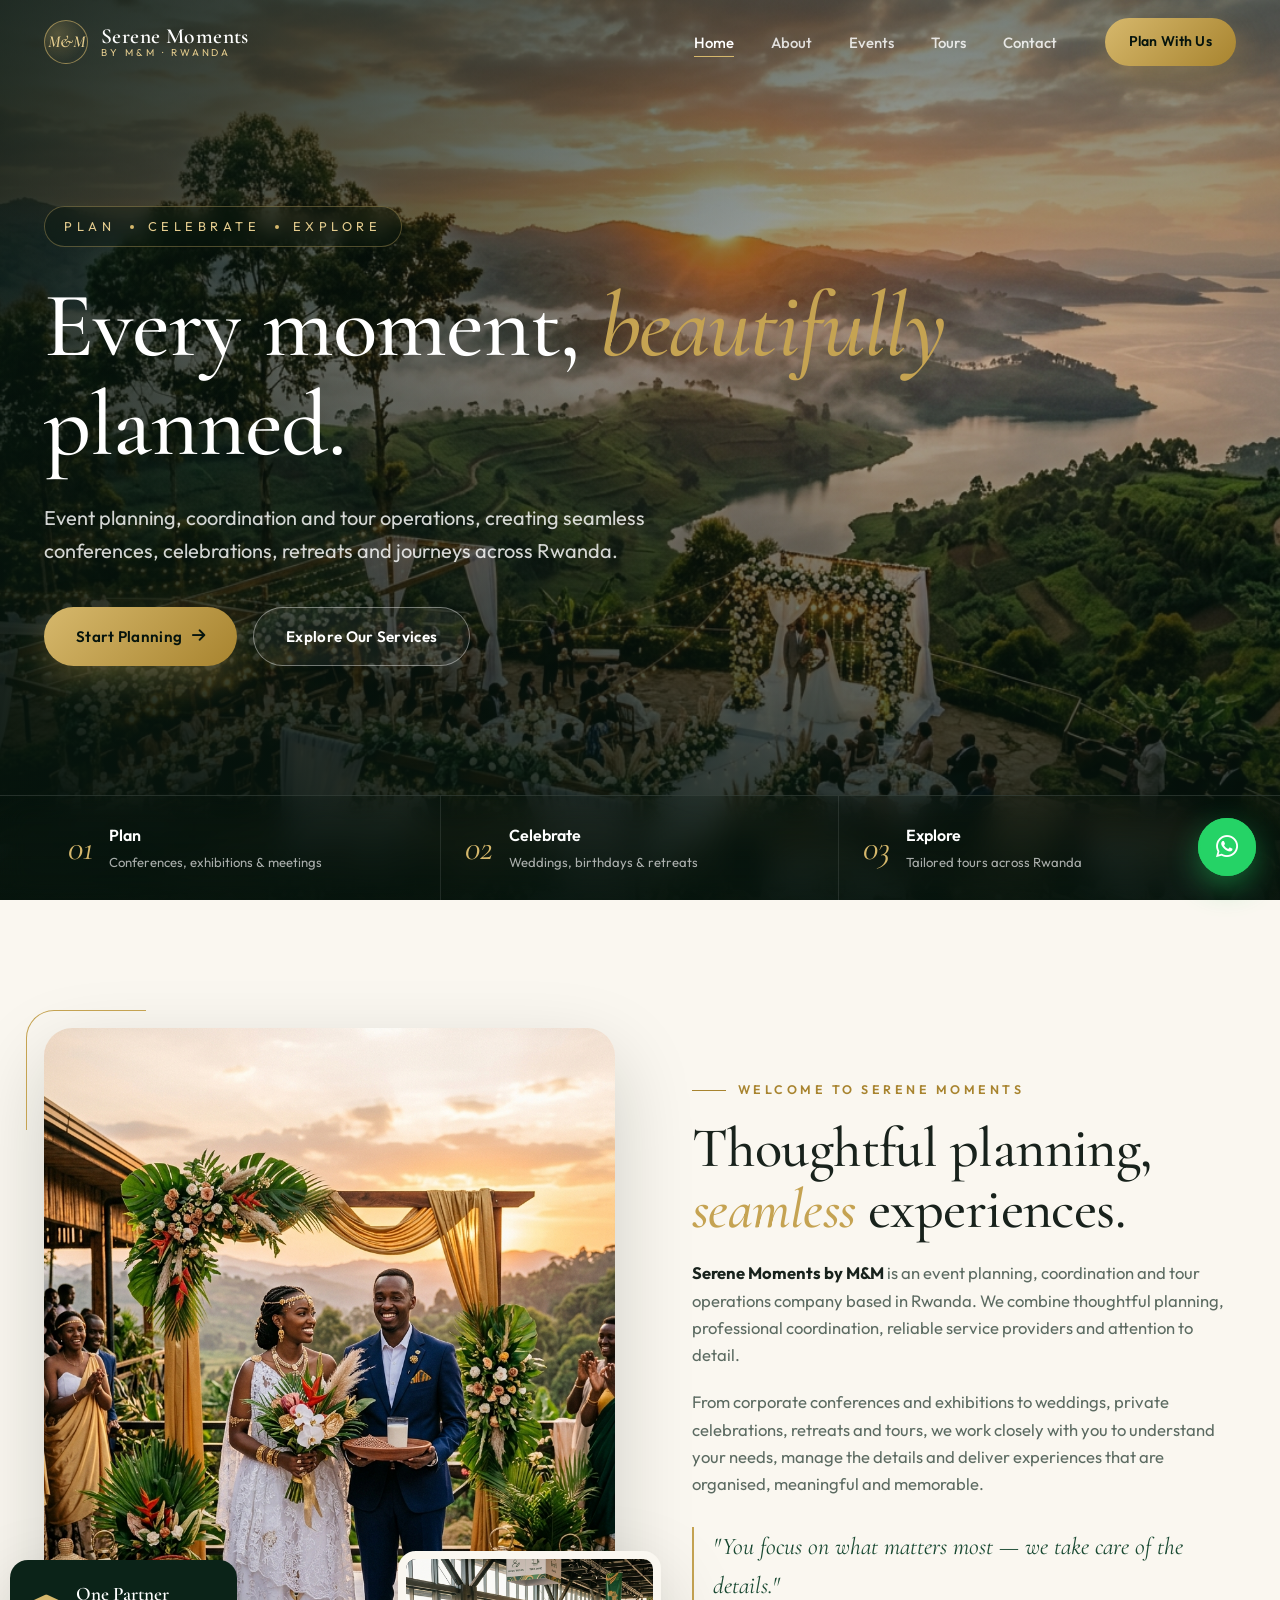
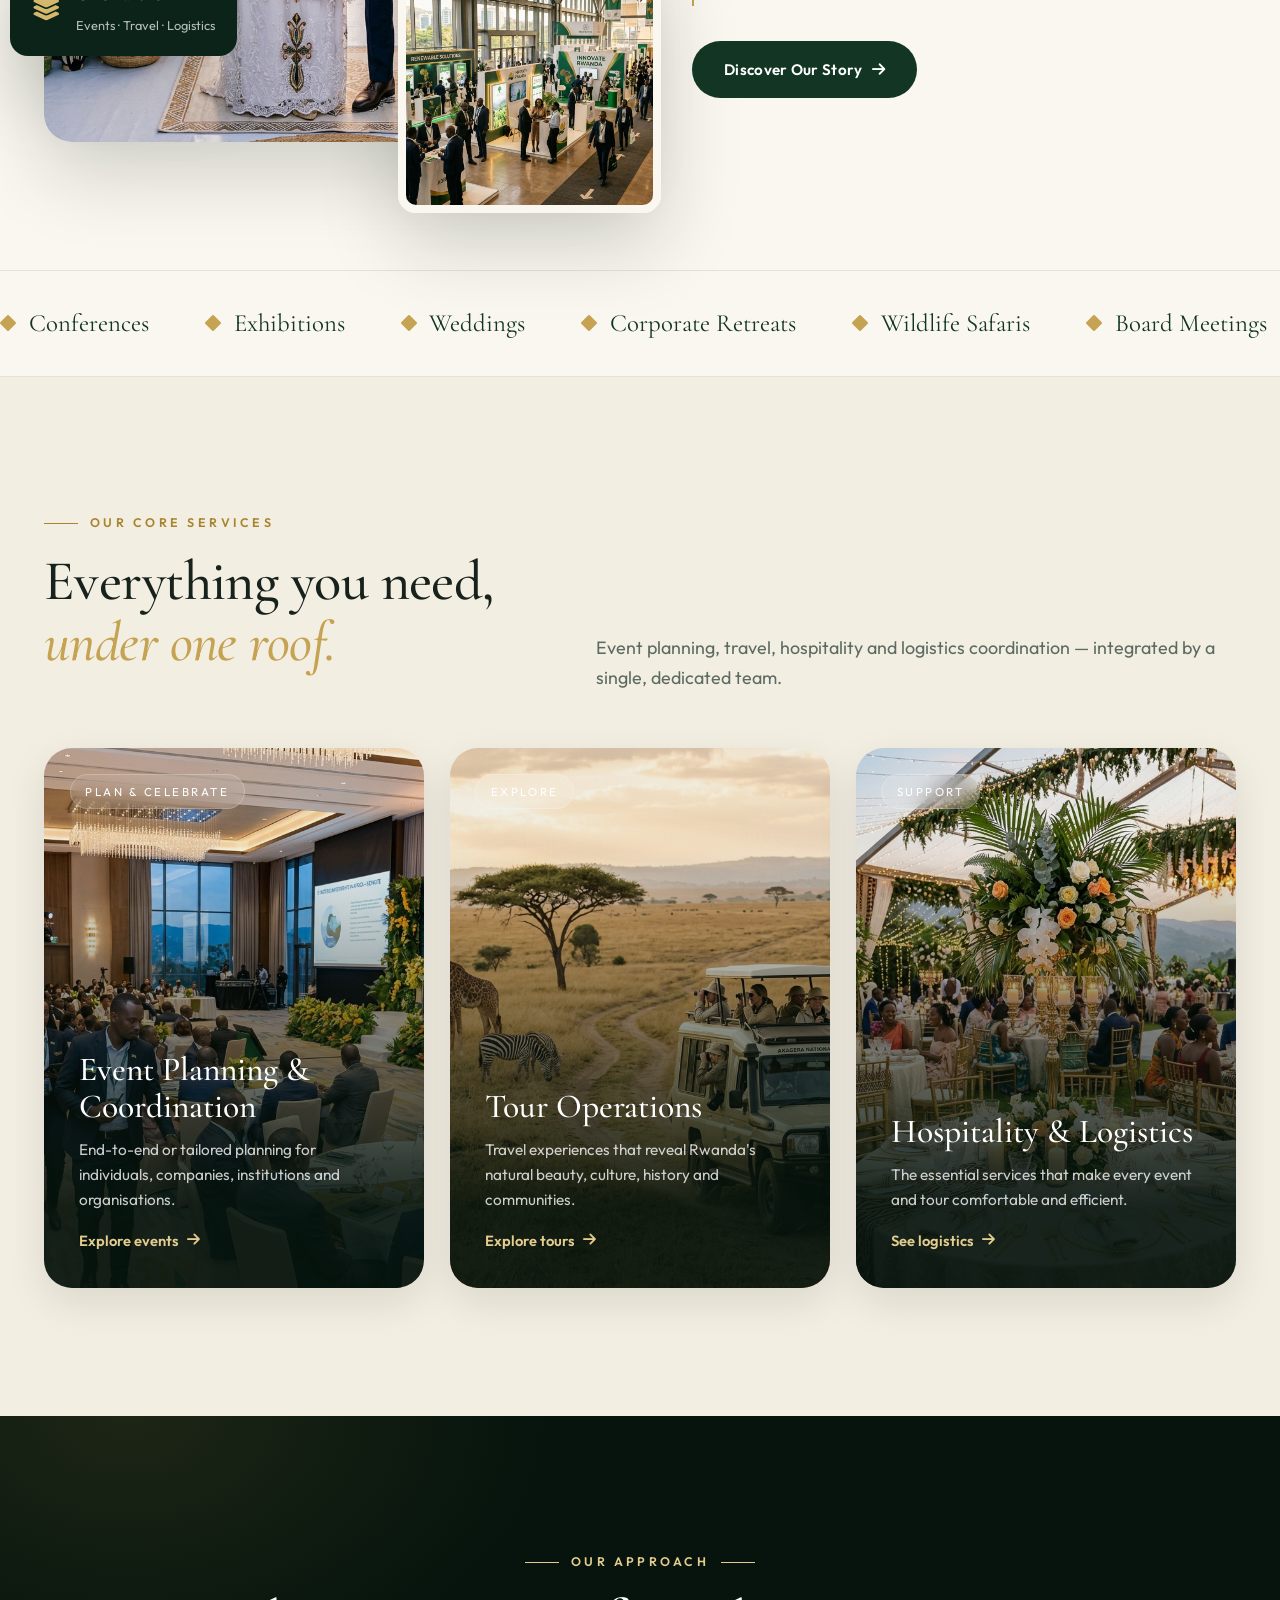
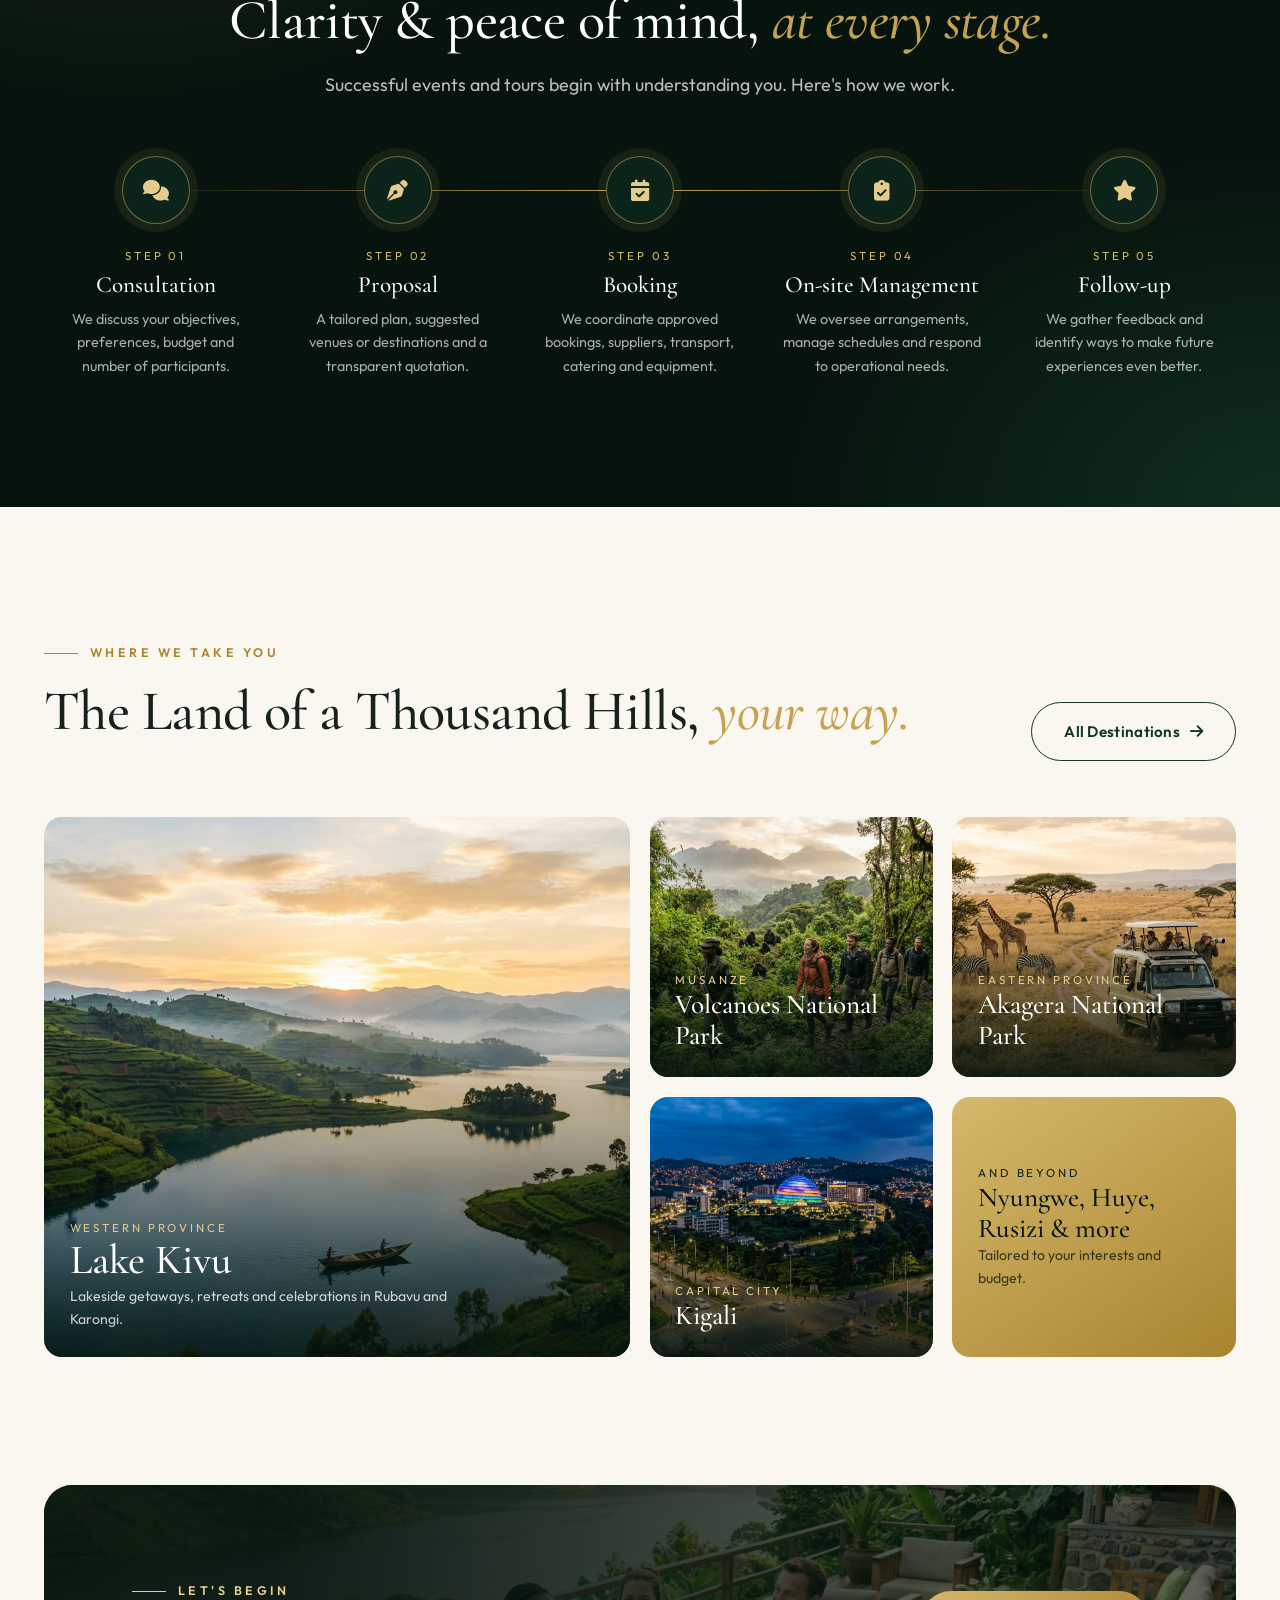
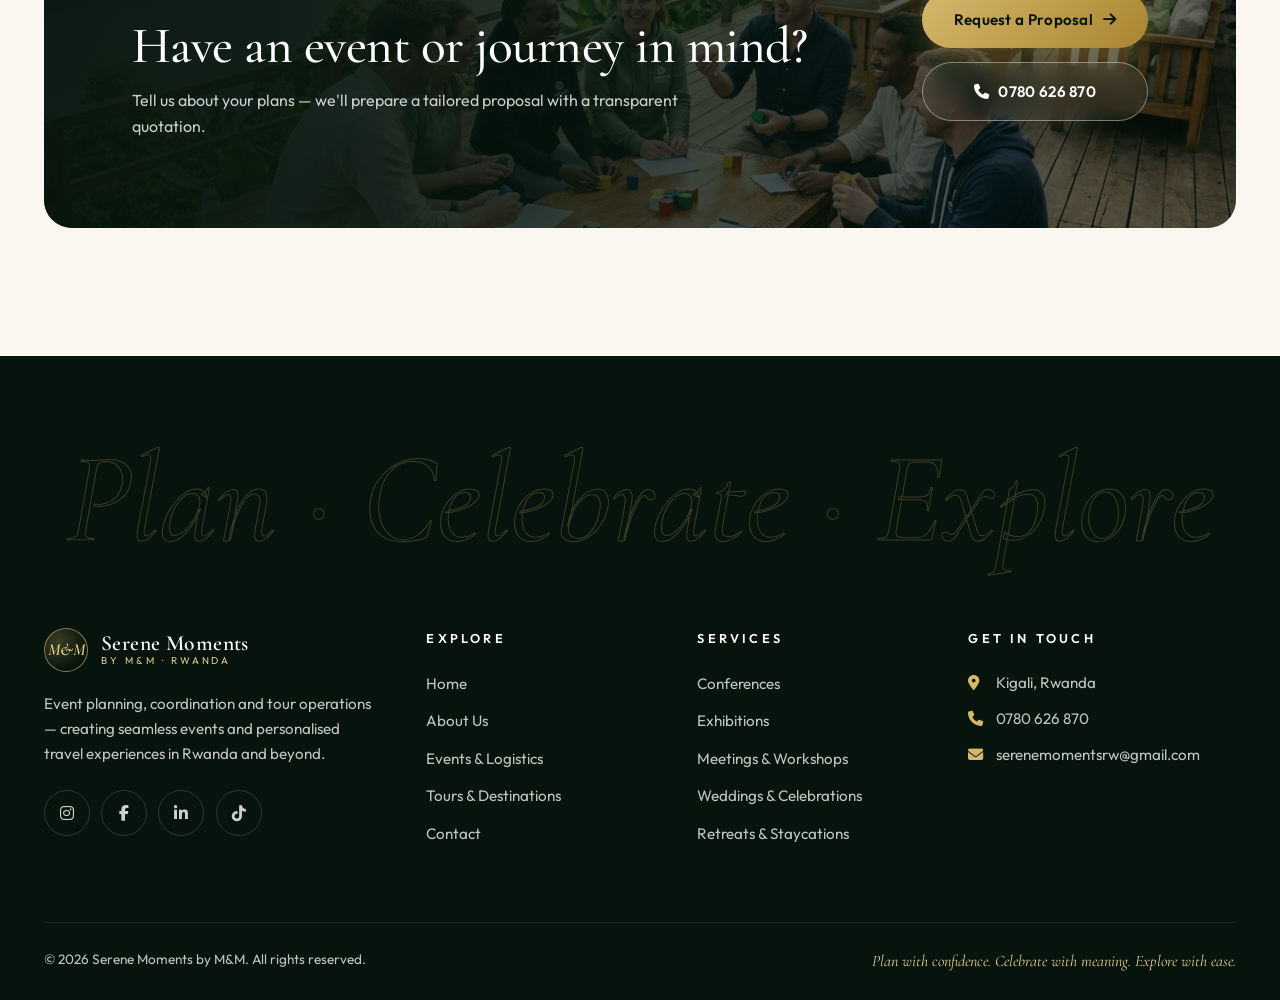
<file: index.html>
<!DOCTYPE html>
<html lang="en">

<head>
  <meta charset="UTF-8" />
  <meta name="viewport" content="width=device-width, initial-scale=1.0" />
  <title>Serene Moments by M&amp;M | Event Planning &amp; Tour Operations in Rwanda</title>
  <meta name="description"
    content="Serene Moments by M&M is a Kigali-based event planning, coordination and tour operations company. Conferences, exhibitions, weddings, retreats and personalised tours across Rwanda." />
  <meta property="og:title" content="Serene Moments by M&amp;M — Plan · Celebrate · Explore" />
  <meta property="og:description" content="Seamless events and personalised travel experiences in Rwanda." />
  <meta property="og:image" content="hero_bg.jpg" />
  <meta name="theme-color" content="#06140d" />
  <link rel="preconnect" href="https://fonts.googleapis.com" />
  <link rel="preconnect" href="https://fonts.gstatic.com" crossorigin />
  <link
    href="https://fonts.googleapis.com/css2?family=Cormorant+Garamond:ital,wght@0,400;0,500;0,600;1,400;1,500&family=Outfit:wght@300;400;500;600&display=swap"
    rel="stylesheet" />
  <link rel="stylesheet" href="https://cdnjs.cloudflare.com/ajax/libs/font-awesome/6.5.0/css/all.min.css" />
  <link rel="stylesheet" href="style.css" />
</head>

<body>
  <div class="page-curtain" aria-hidden="true"><span class="curtain-mark">M&amp;M</span></div>
  <a href="#main" class="skip-link">Skip to content</a>

  <!-- ═════════ HEADER ═════════ -->
  <header class="site-header">
    <nav class="nav" aria-label="Main navigation">
      <a href="index.html" class="brand" aria-label="Serene Moments by M&amp;M — Home">
        <span class="brand-mark">M&amp;M</span>
        <span class="brand-text"><span class="brand-name">Serene Moments</span><span class="brand-sub">by M&amp;M ·
            Rwanda</span></span>
      </a>
      <ul class="nav-links">
        <li><a href="index.html">Home</a></li>
        <li><a href="about.html">About</a></li>
        <li><a href="services.html">Events</a></li>
        <li><a href="tours.html">Tours</a></li>
        <li><a href="contact.html">Contact</a></li>
      </ul>
      <a href="contact.html" class="btn btn-gold nav-cta" id="nav-cta">Plan With Us</a>
      <button class="nav-toggle" aria-label="Toggle menu"
        aria-expanded="false"><span></span><span></span><span></span></button>
    </nav>
  </header>

  <main id="main">
    <!-- ═════════ HERO ═════════ -->
    <section class="hero">
      <div class="hero-media"><img src="hero_bg.jpg"
          alt="Sunset event setup overlooking Lake Kivu and Rwanda's green hills" /></div>
      <div class="container hero-inner">
        <div class="hero-tagline fade-in" style="animation-delay:.2s">Plan <span class="dot"></span> Celebrate <span
            class="dot"></span> Explore</div>
        <h1 class="display hero-title">
          <span class="word"><span style="animation-delay:.35s">Every</span></span>
          <span class="word"><span style="animation-delay:.45s">moment,</span></span>
          <span class="word"><span style="animation-delay:.55s"><em>beautifully</em></span></span>
          <span class="word"><span style="animation-delay:.65s">planned.</span></span>
        </h1>
        <p class="hero-text fade-in" style="animation-delay:.9s">Event planning, coordination and tour operations,
           creating seamless conferences, celebrations, retreats and journeys across Rwanda.</p>
        <div class="hero-actions fade-in" style="animation-delay:1.1s">
          <a href="contact.html" class="btn btn-gold" id="hero-plan-btn">Start Planning <i
              class="fas fa-arrow-right"></i></a>
          <a href="services.html" class="btn btn-ghost" id="hero-services-btn">Explore Our Services</a>
        </div>
      </div>
      <div class="hero-pillars fade-in" style="animation-delay:1.3s">
        <div class="container">
          <a href="services.html" class="hero-pillar"><span class="num">01</span>
            <div><strong>Plan</strong><span>Conferences, exhibitions &amp; meetings</span></div>
          </a>
          <a href="services.html#weddings" class="hero-pillar"><span class="num">02</span>
            <div><strong>Celebrate</strong><span>Weddings, birthdays &amp; retreats</span></div>
          </a>
          <a href="tours.html" class="hero-pillar"><span class="num">03</span>
            <div><strong>Explore</strong><span>Tailored tours across Rwanda</span></div>
          </a>
        </div>
      </div>
    </section>

    <!-- ═════════ INTRO ═════════ -->
    <section class="section">
      <div class="container split">
        <div class="split-media" data-reveal="left">
          <span class="frame"></span>
          <img class="img-main" src="gallery_1.jpg" alt="Couple celebrating their wedding at an outdoor Rwandan venue"
            loading="lazy" />
          <img class="img-float" src="exhibition.jpg" alt="Professional exhibition hall with branded booths in Kigali"
            loading="lazy" />
          <div class="badge-float"><i class="fas fa-layer-group"></i>
            <div><strong>One Partner</strong><span>Events · Travel · Logistics</span></div>
          </div>
        </div>
        <div data-reveal="right">
          <span class="eyebrow">Welcome to Serene Moments</span>
          <h2 class="display h2">Thoughtful planning, <em>seamless</em> experiences.</h2>
          <div class="prose">
            <p><strong>Serene Moments by M&amp;M</strong> is an event planning, coordination and tour operations company
              based in Rwanda. We combine thoughtful planning, professional coordination, reliable service providers and
              attention to detail.</p>
            <p>From corporate conferences and exhibitions to weddings, private celebrations, retreats and tours, we work
              closely with you to understand your needs, manage the details and deliver experiences that are organised,
              meaningful and memorable.</p>
          </div>
          <p class="signature">"You focus on what matters most — we take care of the details."</p>
          <a href="about.html" class="btn btn-dark" id="intro-about-btn">Discover Our Story <i
              class="fas fa-arrow-right"></i></a>
        </div>
      </div>
    </section>

    <!-- ═════════ MARQUEE ═════════ -->
    <div class="marquee" aria-hidden="true">
      <div class="marquee-track">
        <span class="marquee-item"><i class="fas fa-diamond"></i>Conferences</span>
        <span class="marquee-item"><i class="fas fa-diamond"></i>Exhibitions</span>
        <span class="marquee-item"><i class="fas fa-diamond"></i>Weddings</span>
        <span class="marquee-item"><i class="fas fa-diamond"></i>Corporate Retreats</span>
        <span class="marquee-item"><i class="fas fa-diamond"></i>Wildlife Safaris</span>
        <span class="marquee-item"><i class="fas fa-diamond"></i>Board Meetings</span>
        <span class="marquee-item"><i class="fas fa-diamond"></i>Birthday Celebrations</span>
        <span class="marquee-item"><i class="fas fa-diamond"></i>City &amp; Cultural Tours</span>
        <span class="marquee-item"><i class="fas fa-diamond"></i>Team Building</span>
        <span class="marquee-item"><i class="fas fa-diamond"></i>Airport Transfers</span>
        <!-- duplicate for seamless loop -->
        <span class="marquee-item"><i class="fas fa-diamond"></i>Conferences</span>
        <span class="marquee-item"><i class="fas fa-diamond"></i>Exhibitions</span>
        <span class="marquee-item"><i class="fas fa-diamond"></i>Weddings</span>
        <span class="marquee-item"><i class="fas fa-diamond"></i>Corporate Retreats</span>
        <span class="marquee-item"><i class="fas fa-diamond"></i>Wildlife Safaris</span>
        <span class="marquee-item"><i class="fas fa-diamond"></i>Board Meetings</span>
        <span class="marquee-item"><i class="fas fa-diamond"></i>Birthday Celebrations</span>
        <span class="marquee-item"><i class="fas fa-diamond"></i>City &amp; Cultural Tours</span>
        <span class="marquee-item"><i class="fas fa-diamond"></i>Team Building</span>
        <span class="marquee-item"><i class="fas fa-diamond"></i>Airport Transfers</span>
      </div>
    </div>

    <!-- ═════════ CORE SERVICES ═════════ -->
    <section class="section section--sand">
      <div class="container">
        <div class="section-head section-head--split" data-reveal>
          <div>
            <span class="eyebrow">Our Core Services</span>
            <h2 class="display h2">Everything you need,<br /><em>under one roof.</em></h2>
          </div>
          <p class="lead">Event planning, travel, hospitality and logistics coordination — integrated by a single,
            dedicated team.</p>
        </div>
        <div class="pillars" data-stagger>
          <article class="pillar-card" data-reveal>
            <img src="service_corporate.jpg" alt="Corporate conference stage set up in Rwanda" loading="lazy" />
            <span class="tag">Plan &amp; Celebrate</span>
            <h3>Event Planning &amp; Coordination</h3>
            <p>End-to-end or tailored planning for individuals, companies, institutions and organisations.</p>
            <ul class="more">
              <li><i class="fas fa-circle"></i>Conferences &amp; corporate events</li>
              <li><i class="fas fa-circle"></i>Exhibitions &amp; trade events</li>
              <li><i class="fas fa-circle"></i>Weddings &amp; private celebrations</li>
              <li><i class="fas fa-circle"></i>Retreats &amp; staycations</li>
            </ul>
            <a href="services.html" class="link-arrow">Explore events <i class="fas fa-arrow-right"></i></a>
          </article>
          <article class="pillar-card" data-reveal>
            <img src="safari.jpg" alt="Safari vehicle watching giraffes and zebras in Akagera National Park"
              loading="lazy" />
            <span class="tag">Explore</span>
            <h3>Tour Operations</h3>
            <p>Travel experiences that reveal Rwanda's natural beauty, culture, history and communities.</p>
            <ul class="more">
              <li><i class="fas fa-circle"></i>Customised itineraries</li>
              <li><i class="fas fa-circle"></i>Wildlife safaris &amp; nature trips</li>
              <li><i class="fas fa-circle"></i>City, cultural &amp; heritage tours</li>
              <li><i class="fas fa-circle"></i>Group &amp; corporate excursions</li>
            </ul>
            <a href="tours.html" class="link-arrow">Explore tours <i class="fas fa-arrow-right"></i></a>
          </article>
          <article class="pillar-card" data-reveal>
            <img src="service_events.jpg" alt="Elegant reception setup with floral centrepieces" loading="lazy" />
            <span class="tag">Support</span>
            <h3>Hospitality &amp; Logistics</h3>
            <p>The essential services that make every event and tour comfortable and efficient.</p>
            <ul class="more">
              <li><i class="fas fa-circle"></i>Venue &amp; accommodation bookings</li>
              <li><i class="fas fa-circle"></i>Airport transfers &amp; transport</li>
              <li><i class="fas fa-circle"></i>Catering, equipment &amp; entertainment</li>
              <li><i class="fas fa-circle"></i>On-site coordination</li>
            </ul>
            <a href="services.html#hospitality" class="link-arrow">See logistics <i class="fas fa-arrow-right"></i></a>
          </article>
        </div>
      </div>
    </section>

    <!-- ═════════ APPROACH ═════════ -->
    <section class="section section--dark">
      <div class="container">
        <div class="section-head section-head--center" data-reveal>
          <span class="eyebrow eyebrow--light eyebrow--center">Our Approach</span>
          <h2 class="display h2 light">Clarity &amp; peace of mind, <em>at every stage.</em></h2>
          <p class="lead light">Successful events and tours begin with understanding you. Here's how we work.</p>
        </div>
        <div class="steps" data-stagger>
          <div class="step" data-reveal>
            <div class="step-icon"><i class="fas fa-comments"></i></div>
            <div class="step-num">Step 01</div>
            <h3>Consultation</h3>
            <p>We discuss your objectives, preferences, budget and number of participants.</p>
          </div>
          <div class="step" data-reveal>
            <div class="step-icon"><i class="fas fa-pen-nib"></i></div>
            <div class="step-num">Step 02</div>
            <h3>Proposal</h3>
            <p>A tailored plan, suggested venues or destinations and a transparent quotation.</p>
          </div>
          <div class="step" data-reveal>
            <div class="step-icon"><i class="fas fa-calendar-check"></i></div>
            <div class="step-num">Step 03</div>
            <h3>Booking</h3>
            <p>We coordinate approved bookings, suppliers, transport, catering and equipment.</p>
          </div>
          <div class="step" data-reveal>
            <div class="step-icon"><i class="fas fa-clipboard-check"></i></div>
            <div class="step-num">Step 04</div>
            <h3>On-site Management</h3>
            <p>We oversee arrangements, manage schedules and respond to operational needs.</p>
          </div>
          <div class="step" data-reveal>
            <div class="step-icon"><i class="fas fa-star"></i></div>
            <div class="step-num">Step 05</div>
            <h3>Follow-up</h3>
            <p>We gather feedback and identify ways to make future experiences even better.</p>
          </div>
        </div>
      </div>
    </section>

    <!-- ═════════ DESTINATIONS ═════════ -->
    <section class="section">
      <div class="container">
        <div class="section-head section-head--split" data-reveal>
          <div>
            <span class="eyebrow">Where We Take You</span>
            <h2 class="display h2">The Land of a Thousand Hills, <em>your way.</em></h2>
          </div>
          <a href="tours.html" class="btn btn-line" id="home-dest-btn">All Destinations <i
              class="fas fa-arrow-right"></i></a>
        </div>
        <div class="dest-grid" data-stagger>
          <a href="tours.html" class="dest dest--lg" data-reveal="zoom">
            <img src="lake_kivu.jpg" alt="Lake Kivu with terraced hills at golden hour" loading="lazy" />
            <span class="region">Western Province</span>
            <h3>Lake Kivu</h3>
            <p>Lakeside getaways, retreats and celebrations in Rubavu and Karongi.</p>
          </a>
          <a href="tours.html" class="dest" data-reveal="zoom">
            <img src="service_tours.jpg" alt="Gorilla trekking in Volcanoes National Park" loading="lazy" />
            <span class="region">Musanze</span>
            <h3>Volcanoes National Park</h3>
          </a>
          <a href="tours.html" class="dest" data-reveal="zoom">
            <img src="safari.jpg" alt="Wildlife safari in Akagera National Park" loading="lazy" />
            <span class="region">Eastern Province</span>
            <h3>Akagera National Park</h3>
          </a>
          <a href="tours.html" class="dest" data-reveal="zoom">
            <img src="kigali.jpg" alt="Kigali city at dusk with the Convention Centre dome lit up" loading="lazy" />
            <span class="region">Capital City</span>
            <h3>Kigali</h3>
          </a>
          <a href="tours.html" class="dest dest--gold" data-reveal="zoom">
            <span class="region">And beyond</span>
            <h3>Nyungwe, Huye, Rusizi &amp; more</h3>
            <p>Tailored to your interests and budget.</p>
          </a>
        </div>
      </div>
    </section>

    <!-- ═════════ CTA ═════════ -->
    <section class="section" style="padding-top:0">
      <div class="container">
        <div class="cta-banner" data-reveal="zoom">
          <img src="retreat.jpg" alt="" loading="lazy" />
          <div>
            <span class="eyebrow eyebrow--light">Let's Begin</span>
            <h2 class="display">Have an event or journey in mind?</h2>
            <p>Tell us about your plans — we'll prepare a tailored proposal with a transparent quotation.</p>
          </div>
          <div class="cta-actions">
            <a href="contact.html" class="btn btn-gold" id="home-cta-quote">Request a Proposal <i
                class="fas fa-arrow-right"></i></a>
            <a href="tel:+250780626870" class="btn btn-ghost" id="home-cta-call"><i class="fas fa-phone"></i> 0780 626
              870</a>
          </div>
        </div>
      </div>
    </section>
  </main>

  <!-- ═════════ FOOTER ═════════ -->
  <footer class="footer">
    <div class="container">
      <div class="footer-big" aria-hidden="true">Plan · Celebrate · Explore</div>
      <div class="footer-grid">
        <div>
          <a href="index.html" class="brand"><span class="brand-mark">M&amp;M</span><span class="brand-text"><span
                class="brand-name">Serene Moments</span><span class="brand-sub">by M&amp;M · Rwanda</span></span></a>
          <p class="footer-about">Event planning, coordination and tour operations — creating seamless events and
            personalised travel experiences in Rwanda and beyond.</p>
          <!-- TODO: replace # with your social media profile URLs -->
          <div class="socials">
            <a href="#" aria-label="Instagram"><i class="fab fa-instagram"></i></a>
            <a href="#" aria-label="Facebook"><i class="fab fa-facebook-f"></i></a>
            <a href="#" aria-label="LinkedIn"><i class="fab fa-linkedin-in"></i></a>
            <a href="#" aria-label="TikTok"><i class="fab fa-tiktok"></i></a>
          </div>
        </div>
        <div>
          <h4>Explore</h4>
          <ul>
            <li><a href="index.html">Home</a></li>
            <li><a href="about.html">About Us</a></li>
            <li><a href="services.html">Events &amp; Logistics</a></li>
            <li><a href="tours.html">Tours &amp; Destinations</a></li>
            <li><a href="contact.html">Contact</a></li>
          </ul>
        </div>
        <div>
          <h4>Services</h4>
          <ul>
            <li><a href="services.html#conferences">Conferences</a></li>
            <li><a href="services.html#exhibitions">Exhibitions</a></li>
            <li><a href="services.html#meetings">Meetings &amp; Workshops</a></li>
            <li><a href="services.html#weddings">Weddings &amp; Celebrations</a></li>
            <li><a href="services.html#retreats">Retreats &amp; Staycations</a></li>
          </ul>
        </div>
        <div>
          <h4>Get in Touch</h4>
          <ul class="footer-contact">
            <li><i class="fas fa-location-dot"></i><span>Kigali, Rwanda</span></li>
            <li><i class="fas fa-phone"></i><a href="tel:+250780626870">0780 626 870</a></li>
            <li><i class="fas fa-envelope"></i><a href="mailto:serenemomentsrw@gmail.com">serenemomentsrw@gmail.com</a>
            </li>
          </ul>
        </div>
      </div>
      <div class="footer-bottom">
        <p>&copy; <span data-year>2026</span> Serene Moments by M&amp;M. All rights reserved.</p>
        <p><em>Plan with confidence. Celebrate with meaning. Explore with ease.</em></p>
      </div>
    </div>
  </footer>

  <a class="fab-wa" href="https://wa.me/250780626870" target="_blank" rel="noopener"
    aria-label="Chat with us on WhatsApp"><i class="fab fa-whatsapp"></i></a>
  <button class="to-top" aria-label="Back to top"><i class="fas fa-arrow-up"></i></button>
  <script src="script.js"></script>
</body>

</html>
</file>
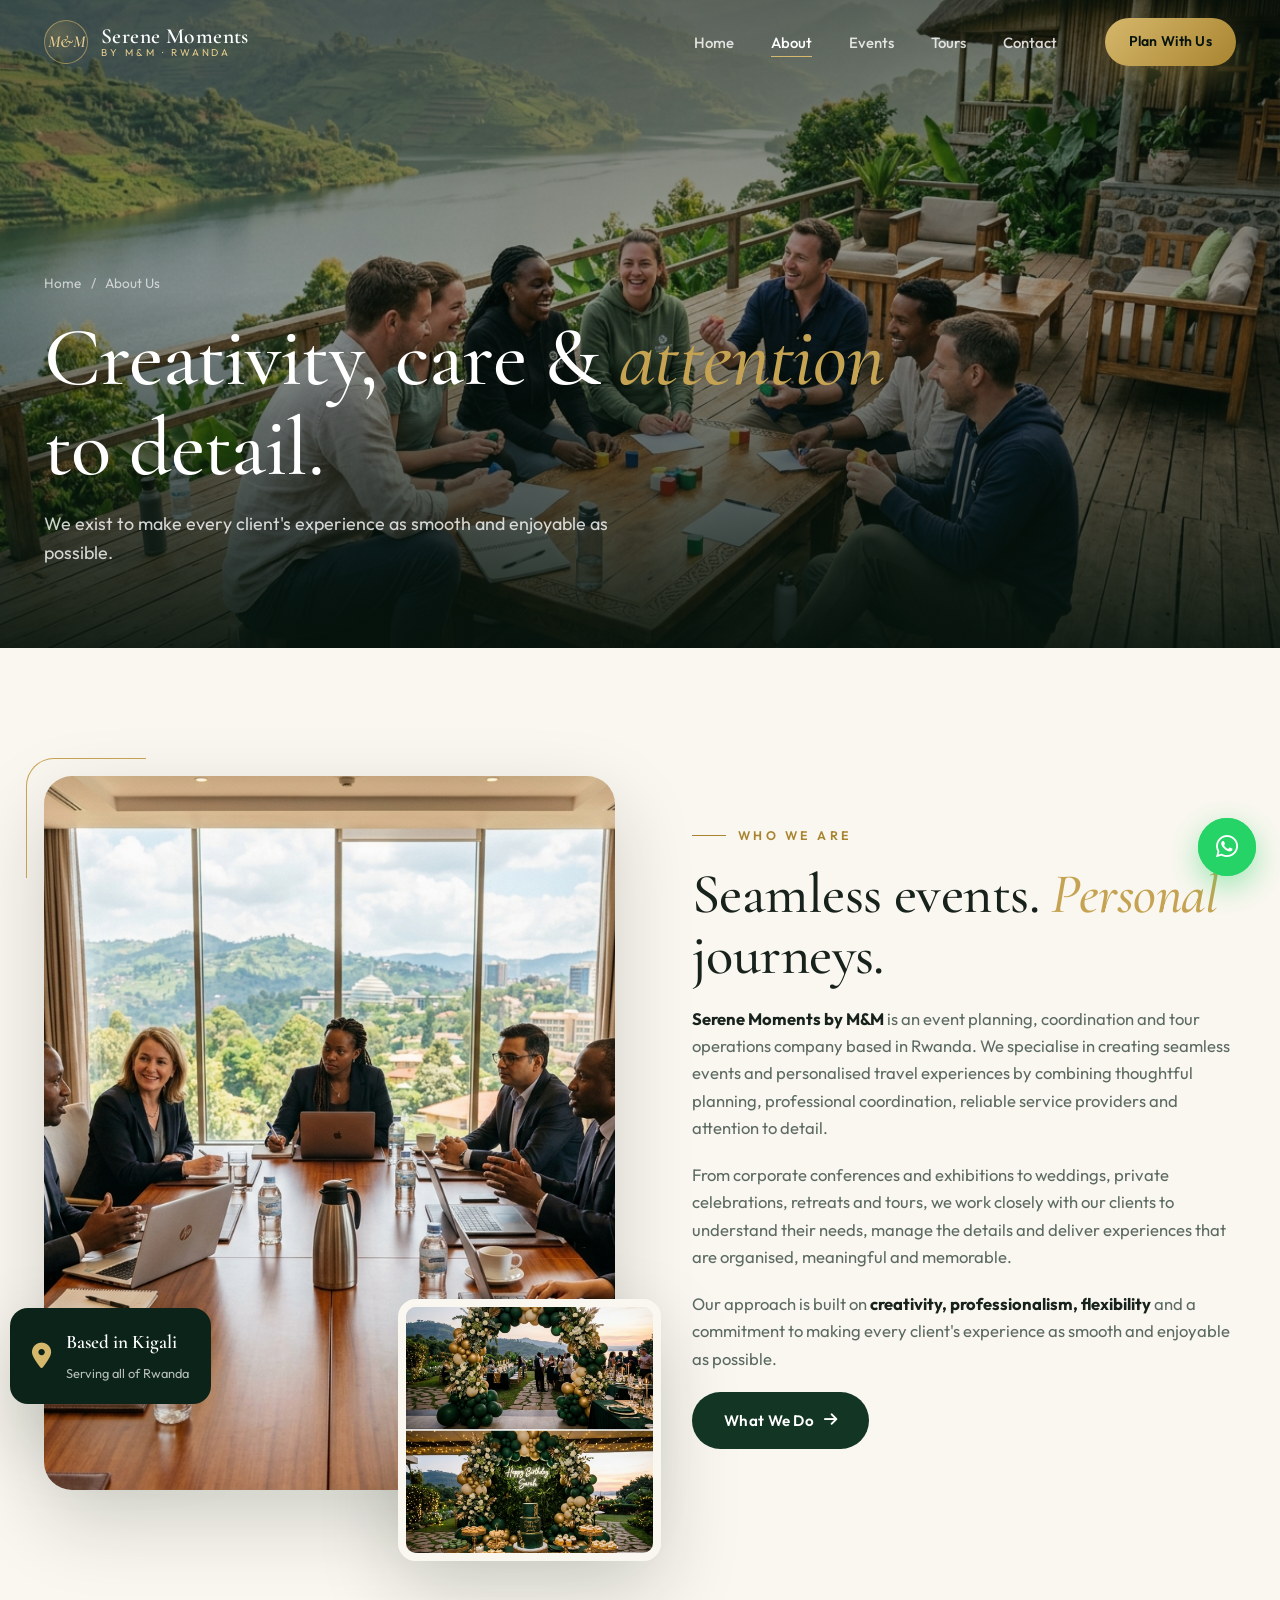
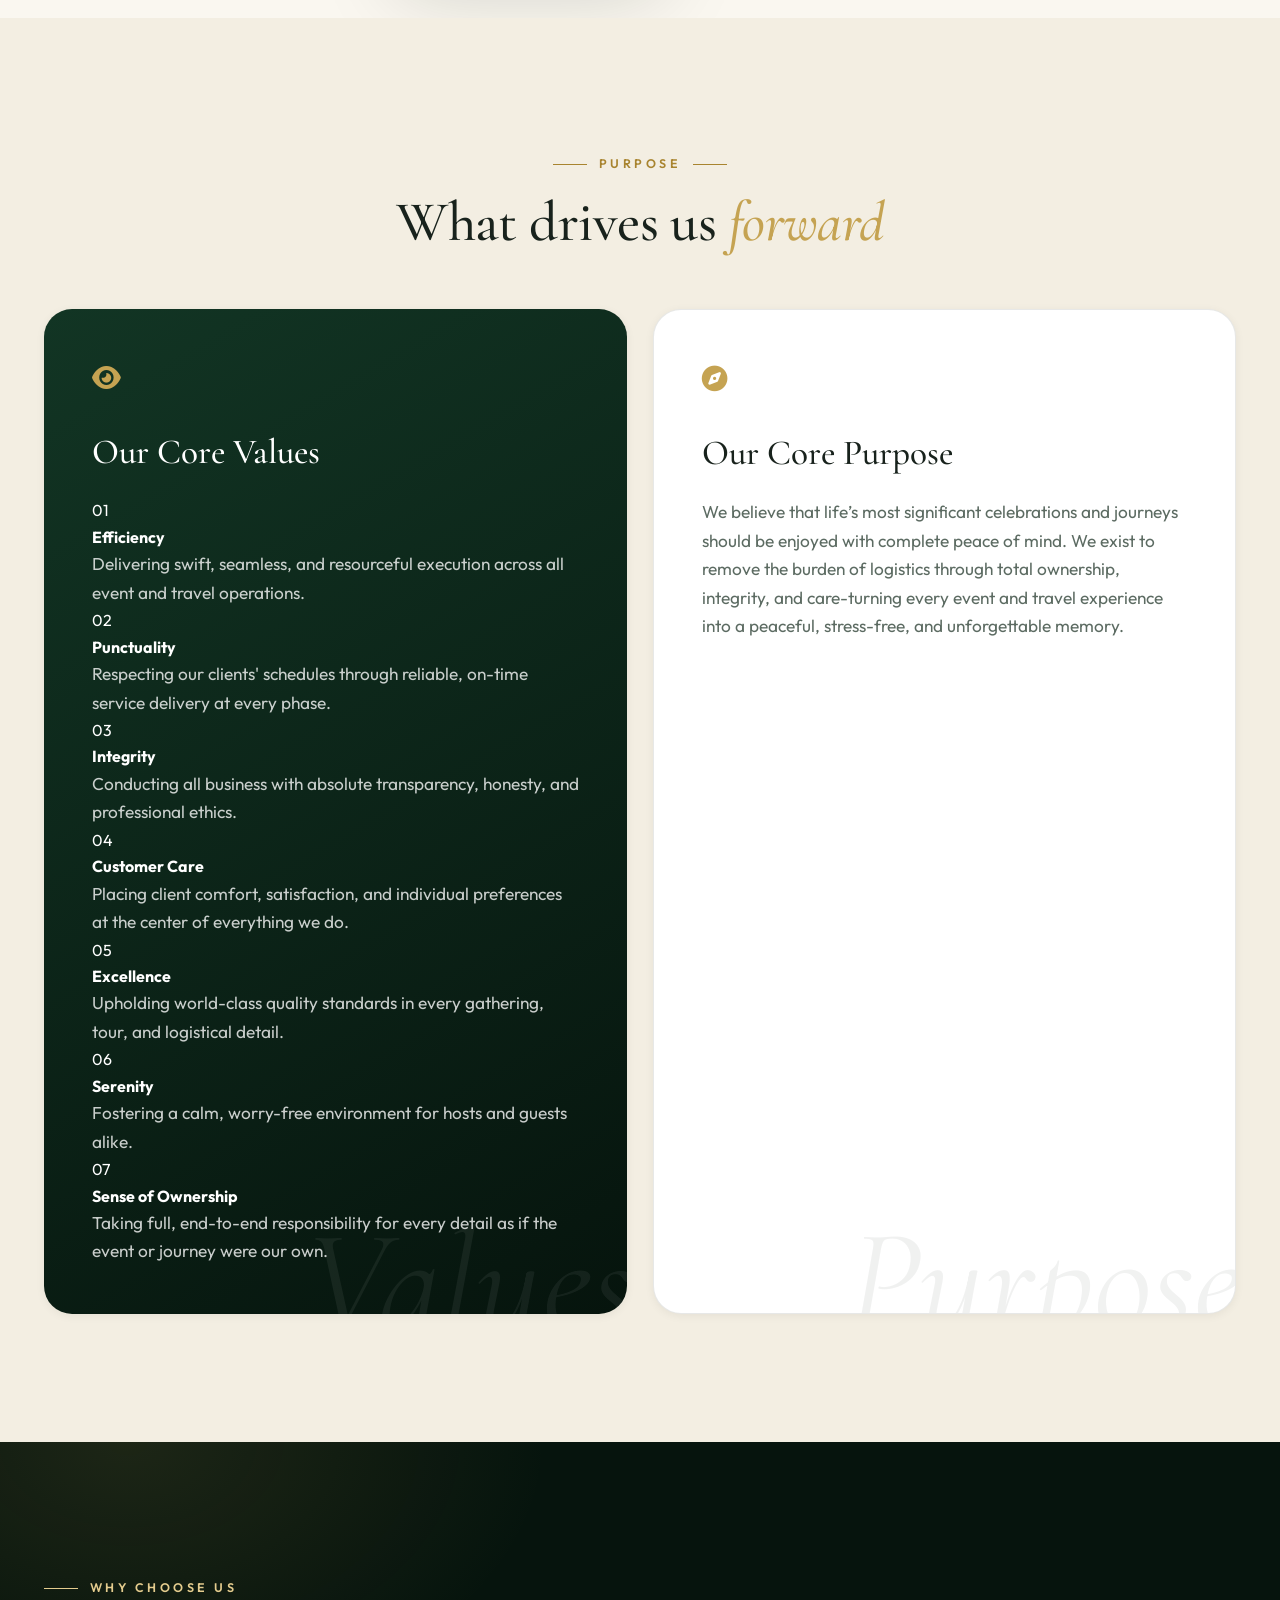
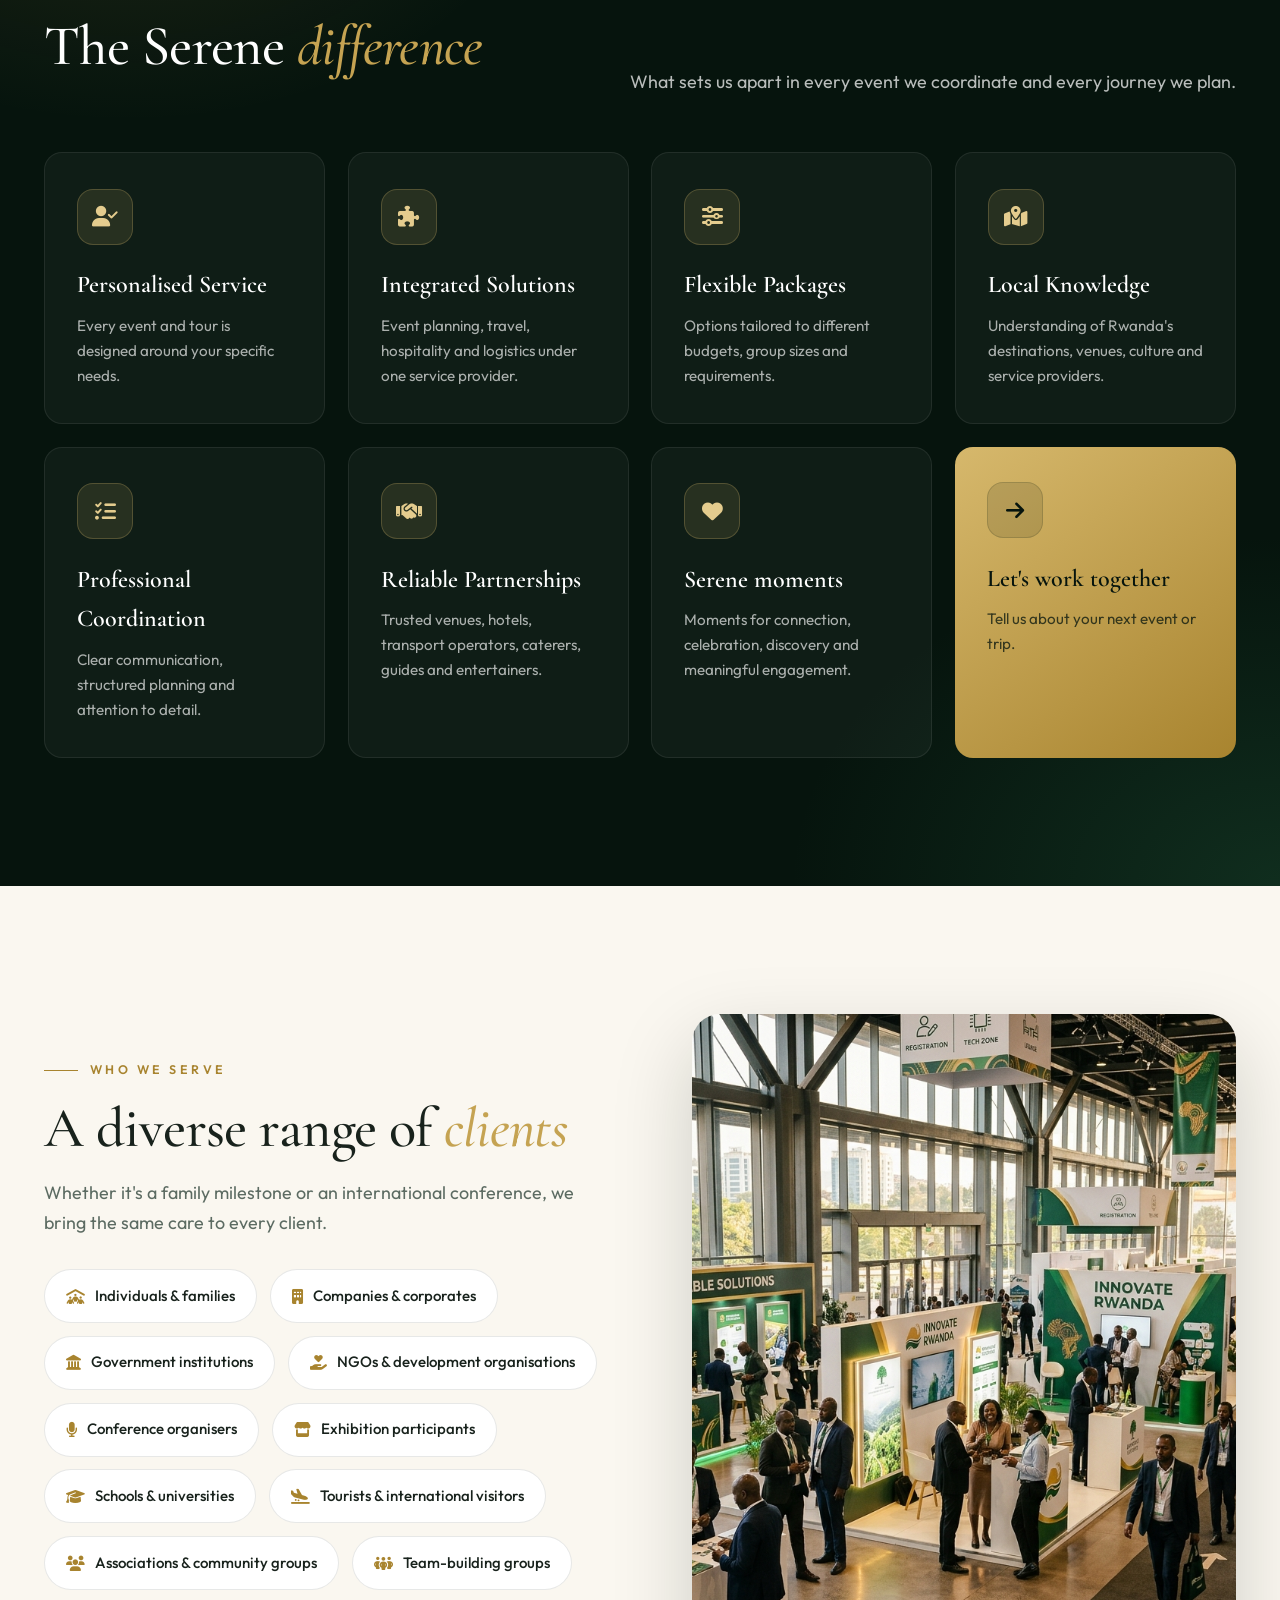
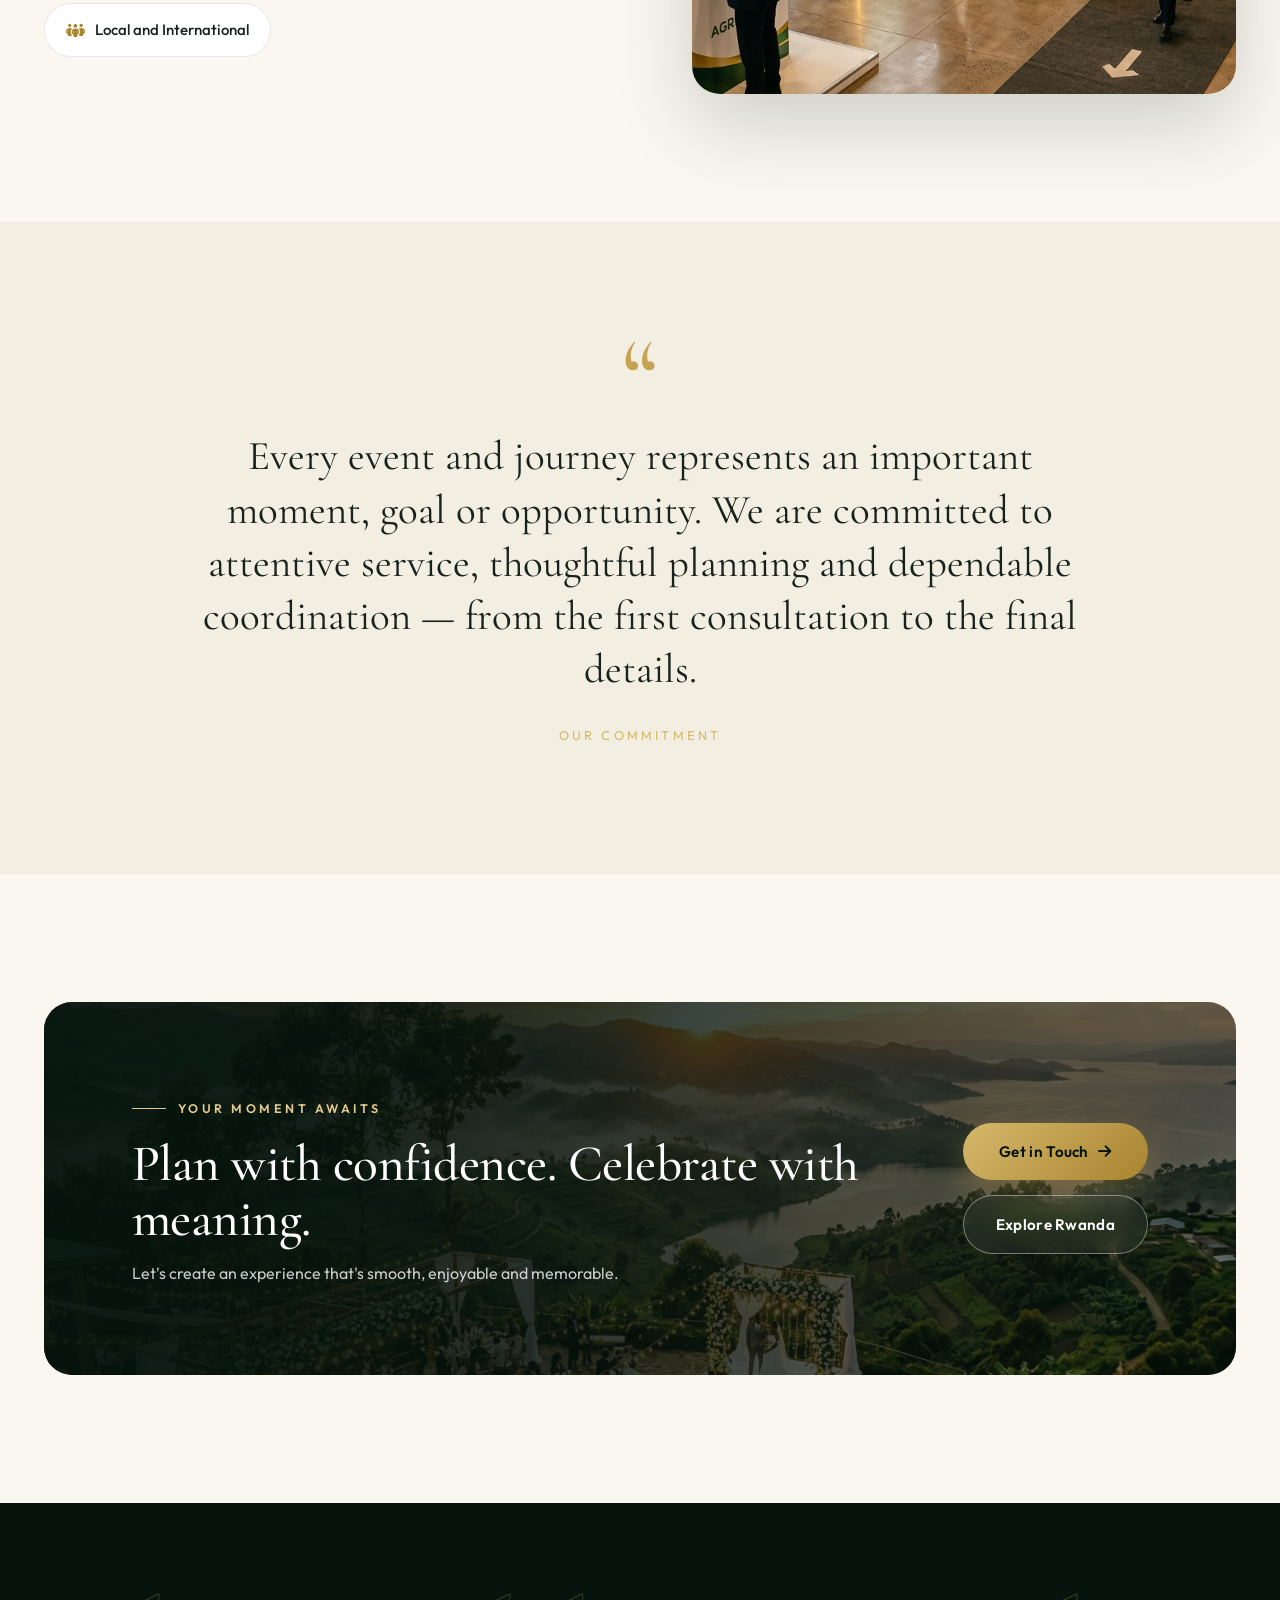
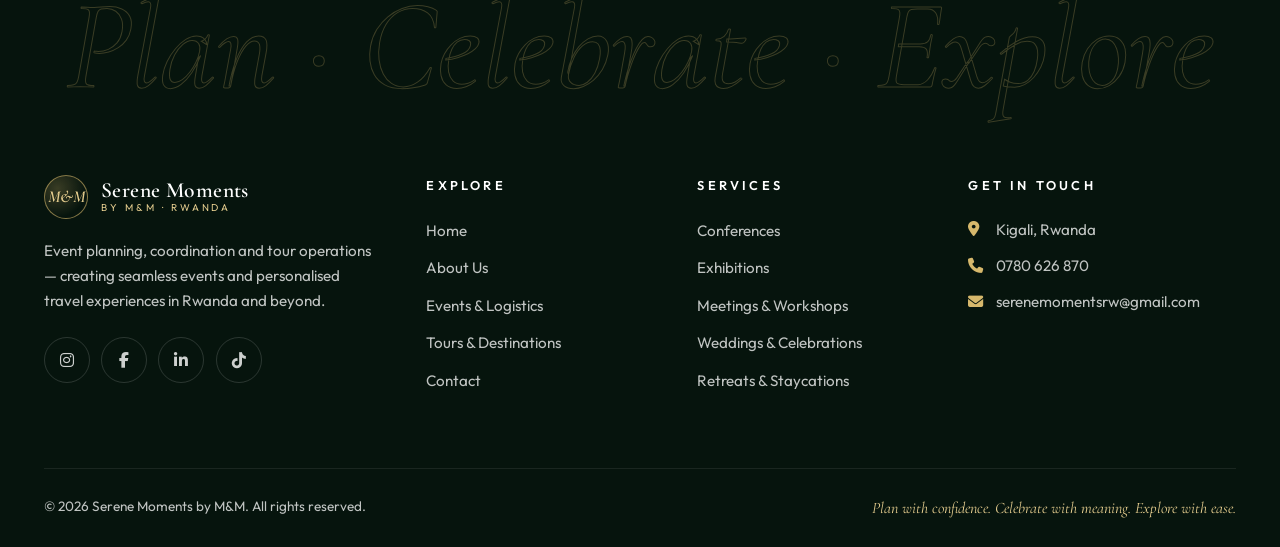
<file: about.html>
<!DOCTYPE html>
<html lang="en">
<head>
  <meta charset="UTF-8" />
  <meta name="viewport" content="width=device-width, initial-scale=1.0" />
  <title>About Us | Serene Moments by M&amp;M — Rwanda</title>
  <meta name="description" content="Learn about Serene Moments by M&M — our vision, mission, approach and the clients we serve. Creativity, professionalism and flexibility in event planning and tours in Rwanda." />
  <meta name="theme-color" content="#06140d" />
  <link rel="preconnect" href="https://fonts.googleapis.com" />
  <link rel="preconnect" href="https://fonts.gstatic.com" crossorigin />
  <link href="https://fonts.googleapis.com/css2?family=Cormorant+Garamond:ital,wght@0,400;0,500;0,600;1,400;1,500&family=Outfit:wght@300;400;500;600&display=swap" rel="stylesheet" />
  <link rel="stylesheet" href="https://cdnjs.cloudflare.com/ajax/libs/font-awesome/6.5.0/css/all.min.css" />
  <link rel="stylesheet" href="style.css" />
</head>
<body>
  <div class="page-curtain" aria-hidden="true"><span class="curtain-mark">M&amp;M</span></div>
  <a href="#main" class="skip-link">Skip to content</a>

  <!-- ═════════ HEADER ═════════ -->
  <header class="site-header">
    <nav class="nav" aria-label="Main navigation">
      <a href="index.html" class="brand" aria-label="Serene Moments by M&amp;M — Home">
        <span class="brand-mark">M&amp;M</span>
        <span class="brand-text"><span class="brand-name">Serene Moments</span><span class="brand-sub">by M&amp;M · Rwanda</span></span>
      </a>
      <ul class="nav-links">
        <li><a href="index.html">Home</a></li>
        <li><a href="about.html">About</a></li>
        <li><a href="services.html">Events</a></li>
        <li><a href="tours.html">Tours</a></li>
        <li><a href="contact.html">Contact</a></li>
      </ul>
      <a href="contact.html" class="btn btn-gold nav-cta" id="nav-cta">Plan With Us</a>
      <button class="nav-toggle" aria-label="Toggle menu" aria-expanded="false"><span></span><span></span><span></span></button>
    </nav>
  </header>

  <main id="main">
    <!-- ═════════ PAGE HERO ═════════ -->
    <section class="page-hero">
      <div class="hero-media"><img src="retreat.jpg" alt="Team retreat on a lakeside deck overlooking Rwanda's hills" /></div>
      <div class="container">
        <nav class="breadcrumb fade-in" aria-label="Breadcrumb"><a href="index.html">Home</a><span>/</span><span>About Us</span></nav>
        <h1 class="display">
          <span class="word"><span style="animation-delay:.3s">Creativity,</span></span>
          <span class="word"><span style="animation-delay:.4s">care</span></span>
          <span class="word"><span style="animation-delay:.5s">&amp;</span></span>
          <span class="word"><span style="animation-delay:.6s"><em>attention</em></span></span>
          <span class="word"><span style="animation-delay:.7s">to</span></span>
          <span class="word"><span style="animation-delay:.8s">detail.</span></span>
        </h1>
        <p class="fade-in" style="animation-delay:1s">We exist to make every client's experience as smooth and enjoyable as possible.</p>
      </div>
    </section>

    <!-- ═════════ STORY ═════════ -->
    <section class="section">
      <div class="container split">
        <div class="split-media" data-reveal="left">
          <span class="frame"></span>
          <img class="img-main" src="meeting.jpg" alt="Executive meeting coordinated in a Kigali hotel boardroom" loading="lazy" />
          <img class="img-float" src="gallery_2.jpg" alt="Elegant celebration setup overlooking Lake Kivu at dusk" loading="lazy" />
          <div class="badge-float"><i class="fas fa-location-dot"></i><div><strong>Based in Kigali</strong><span>Serving all of Rwanda</span></div></div>
        </div>
        <div data-reveal="right">
          <span class="eyebrow">Who We Are</span>
          <h2 class="display h2">Seamless events. <em>Personal</em> journeys.</h2>
          <div class="prose">
            <p><strong>Serene Moments by M&amp;M</strong> is an event planning, coordination and tour operations company based in Rwanda. We specialise in creating seamless events and personalised travel experiences by combining thoughtful planning, professional coordination, reliable service providers and attention to detail.</p>
            <p>From corporate conferences and exhibitions to weddings, private celebrations, retreats and tours, we work closely with our clients to understand their needs, manage the details and deliver experiences that are organised, meaningful and memorable.</p>
            <p>Our approach is built on <strong>creativity, professionalism, flexibility</strong> and a commitment to making every client's experience as smooth and enjoyable as possible.</p>
          </div>
          <a href="services.html" class="btn btn-dark" id="about-services-btn">What We Do <i class="fas fa-arrow-right"></i></a>
        </div>
      </div>
    </section>

    <!-- ═════════ VISION & MISSION ═════════ -->
    <section class="section section--sand">
      <div class="container">
        <div class="section-head section-head--center" data-reveal>
          <span class="eyebrow eyebrow--center">Purpose</span>
          <h2 class="display h2">What drives us <em>forward</em></h2>
        </div>
        <div class="vm-grid" data-stagger>
          <article class="vm-card vm-card--dark" data-reveal>
            <div class="vm-icon"><i class="fas fa-eye"></i></div>
            <h3>Our Core Values</h3>
  <ul class="values-list">
      <li>
        <span class="value-num">01</span>
        <div>
          <h4>Efficiency</h4>
          <p>Delivering swift, seamless, and resourceful execution across all event and travel operations.</p>
        </div>
      </li>
      <li>
        <span class="value-num">02</span>
        <div>
          <h4>Punctuality</h4>
          <p>Respecting our clients' schedules through reliable, on-time service delivery at every phase.</p>
        </div>
      </li>
      <li>
        <span class="value-num">03</span>
        <div>
          <h4>Integrity</h4>
          <p>Conducting all business with absolute transparency, honesty, and professional ethics.</p>
        </div>
      </li>
      <li>
        <span class="value-num">04</span>
        <div>
          <h4>Customer Care</h4>
          <p>Placing client comfort, satisfaction, and individual preferences at the center of everything we do.</p>
        </div>
      </li>
      <li>
        <span class="value-num">05</span>
        <div>
          <h4>Excellence</h4>
          <p>Upholding world-class quality standards in every gathering, tour, and logistical detail.</p>
        </div>
      </li>
      <li>
        <span class="value-num">06</span>
        <div>
          <h4>Serenity</h4>
          <p>Fostering a calm, worry-free environment for hosts and guests alike.</p>
        </div>
      </li>
      <li>
        <span class="value-num">07</span>
        <div>
          <h4>Sense of Ownership</h4>
          <p>Taking full, end-to-end responsibility for every detail as if the event or journey were our own.</p>
        </div>
      </li>
    </ul>
            <span class="watermark">Values</span>
          </article>
          <article class="vm-card" data-reveal>
            <div class="vm-icon"><i class="fas fa-compass"></i></div>
            <h3>Our Core Purpose</h3>
            <p>We believe that life’s most significant celebrations and journeys should be enjoyed with complete peace of mind. We exist to remove the burden of logistics through total ownership, integrity, and care-turning every event and travel experience into a peaceful, stress-free, and unforgettable memory.</p>
            <span class="watermark">Purpose</span>
          </article>
        </div>
      </div>
    </section>

    <!-- ═════════ COMPETITIVE ADVANTAGE ═════════ -->
    <section class="section section--dark">
      <div class="container">
        <div class="section-head section-head--split" data-reveal>
          <div>
            <span class="eyebrow eyebrow--light">Why Choose Us</span>
            <h2 class="display h2 light">The Serene <em>difference</em></h2>
          </div>
          <p class="lead light">What sets us apart in every event we coordinate and every journey we plan.</p>
        </div>
        <div class="features" data-stagger>
          <div class="feature" data-reveal><div class="feature-icon"><i class="fas fa-user-check"></i></div><h3>Personalised Service</h3><p>Every event and tour is designed around your specific needs.</p></div>
          <div class="feature" data-reveal><div class="feature-icon"><i class="fas fa-puzzle-piece"></i></div><h3>Integrated Solutions</h3><p>Event planning, travel, hospitality and logistics under one service provider.</p></div>
          <div class="feature" data-reveal><div class="feature-icon"><i class="fas fa-sliders"></i></div><h3>Flexible Packages</h3><p>Options tailored to different budgets, group sizes and requirements.</p></div>
          <div class="feature" data-reveal><div class="feature-icon"><i class="fas fa-map-location-dot"></i></div><h3>Local Knowledge</h3><p>Understanding of Rwanda's destinations, venues, culture and service providers.</p></div>
          <div class="feature" data-reveal><div class="feature-icon"><i class="fas fa-list-check"></i></div><h3>Professional Coordination</h3><p>Clear communication, structured planning and attention to detail.</p></div>
          <div class="feature" data-reveal><div class="feature-icon"><i class="fas fa-handshake"></i></div><h3>Reliable Partnerships</h3><p>Trusted venues, hotels, transport operators, caterers, guides and entertainers.</p></div>
          <div class="feature" data-reveal><div class="feature-icon"><i class="fas fa-heart"></i></div><h3>Serene moments</h3><p>Moments for connection, celebration, discovery and meaningful engagement.</p></div>
          <a href="contact.html" class="feature" data-reveal style="background:linear-gradient(145deg,var(--gold-500),var(--gold-700));color:var(--green-950);border:none">
            <div class="feature-icon" style="background:rgba(6,20,13,.12);color:var(--green-950);border-color:rgba(6,20,13,.15)"><i class="fas fa-arrow-right"></i></div>
            <h3>Let's work together</h3><p style="color:rgba(6,20,13,.75)">Tell us about your next event or trip.</p>
          </a>
        </div>
      </div>
    </section>

    <!-- ═════════ WHO WE SERVE ═════════ -->
    <section class="section">
      <div class="container split split--reverse">
        <div class="split-media" data-reveal="right">
          <img class="img-main" src="exhibition.jpg" alt="Delegates networking at an exhibition in Kigali" loading="lazy" />
        </div>
        <div data-reveal="left">
          <span class="eyebrow">Who We Serve</span>
          <h2 class="display h2">A diverse range of <em>clients</em></h2>
          <p class="lead" style="margin-bottom:2rem">Whether it's a family milestone or an international conference, we bring the same care to every client.</p>
          <div class="chips">
            <span class="chip"><i class="fas fa-people-roof"></i>Individuals &amp; families</span>
            <span class="chip"><i class="fas fa-building"></i>Companies &amp; corporates</span>
            <span class="chip"><i class="fas fa-landmark"></i>Government institutions</span>
            <span class="chip"><i class="fas fa-hand-holding-heart"></i>NGOs &amp; development organisations</span>
            <span class="chip"><i class="fas fa-microphone"></i>Conference organisers</span>
            <span class="chip"><i class="fas fa-store"></i>Exhibition participants</span>
            <span class="chip"><i class="fas fa-graduation-cap"></i>Schools &amp; universities</span>
            <span class="chip"><i class="fas fa-plane-arrival"></i>Tourists &amp; international visitors</span>
            <span class="chip"><i class="fas fa-users"></i>Associations &amp; community groups</span>
            <span class="chip"><i class="fas fa-people-group"></i>Team-building groups</span>
            <span class="chip"><i class="fas fa-people-group"></i>Local and International</span>        
          </div>
        </div>
      </div>
    </section>

    <!-- ═════════ COMMITMENT ═════════ -->
    <section class="section section--sand">
      <div class="container">
        <div class="quote-band" data-reveal>
          <span class="qmark">&ldquo;</span>
          <blockquote>Every event and journey represents an important moment, goal or opportunity. We are committed to attentive service, thoughtful planning and dependable coordination — from the first consultation to the final details.</blockquote>
          <cite>Our Commitment</cite>
        </div>
      </div>
    </section>

    <!-- ═════════ CTA ═════════ -->
    <section class="section">
      <div class="container">
        <div class="cta-banner" data-reveal="zoom">
          <img src="hero_bg.jpg" alt="" loading="lazy" />
          <div>
            <span class="eyebrow eyebrow--light">Your Moment Awaits</span>
            <h2 class="display">Plan with confidence. Celebrate with meaning.</h2>
            <p>Let's create an experience that's smooth, enjoyable and memorable.</p>
          </div>
          <div class="cta-actions">
            <a href="contact.html" class="btn btn-gold" id="about-cta-contact">Get in Touch <i class="fas fa-arrow-right"></i></a>
            <a href="tours.html" class="btn btn-ghost" id="about-cta-tours">Explore Rwanda</a>
          </div>
        </div>
      </div>
    </section>
  </main>

  <!-- ═════════ FOOTER ═════════ -->
  <footer class="footer">
    <div class="container">
      <div class="footer-big" aria-hidden="true">Plan · Celebrate · Explore</div>
      <div class="footer-grid">
        <div>
          <a href="index.html" class="brand"><span class="brand-mark">M&amp;M</span><span class="brand-text"><span class="brand-name">Serene Moments</span><span class="brand-sub">by M&amp;M · Rwanda</span></span></a>
          <p class="footer-about">Event planning, coordination and tour operations — creating seamless events and personalised travel experiences in Rwanda and beyond.</p>
          <!-- TODO: replace # with your social media profile URLs -->
          <div class="socials">
            <a href="#" aria-label="Instagram"><i class="fab fa-instagram"></i></a>
            <a href="#" aria-label="Facebook"><i class="fab fa-facebook-f"></i></a>
            <a href="#" aria-label="LinkedIn"><i class="fab fa-linkedin-in"></i></a>
            <a href="#" aria-label="TikTok"><i class="fab fa-tiktok"></i></a>
          </div>
        </div>
        <div>
          <h4>Explore</h4>
          <ul>
            <li><a href="index.html">Home</a></li>
            <li><a href="about.html">About Us</a></li>
            <li><a href="services.html">Events &amp; Logistics</a></li>
            <li><a href="tours.html">Tours &amp; Destinations</a></li>
            <li><a href="contact.html">Contact</a></li>
          </ul>
        </div>
        <div>
          <h4>Services</h4>
          <ul>
            <li><a href="services.html#conferences">Conferences</a></li>
            <li><a href="services.html#exhibitions">Exhibitions</a></li>
            <li><a href="services.html#meetings">Meetings &amp; Workshops</a></li>
            <li><a href="services.html#weddings">Weddings &amp; Celebrations</a></li>
            <li><a href="services.html#retreats">Retreats &amp; Staycations</a></li>
          </ul>
        </div>
        <div>
          <h4>Get in Touch</h4>
          <ul class="footer-contact">
            <li><i class="fas fa-location-dot"></i><span>Kigali, Rwanda</span></li>
            <li><i class="fas fa-phone"></i><a href="tel:+250780626870">0780 626 870</a></li>
            <li><i class="fas fa-envelope"></i><a href="mailto:serenemomentsrw@gmail.com">serenemomentsrw@gmail.com</a></li>
          </ul>
        </div>
      </div>
      <div class="footer-bottom">
        <p>&copy; <span data-year>2026</span> Serene Moments by M&amp;M. All rights reserved.</p>
        <p><em>Plan with confidence. Celebrate with meaning. Explore with ease.</em></p>
      </div>
    </div>
  </footer>

  <a class="fab-wa" href="https://wa.me/250780626870" target="_blank" rel="noopener" aria-label="Chat with us on WhatsApp"><i class="fab fa-whatsapp"></i></a>
  <button class="to-top" aria-label="Back to top"><i class="fas fa-arrow-up"></i></button>
  <script src="script.js"></script>
</body>
</html>
</file>
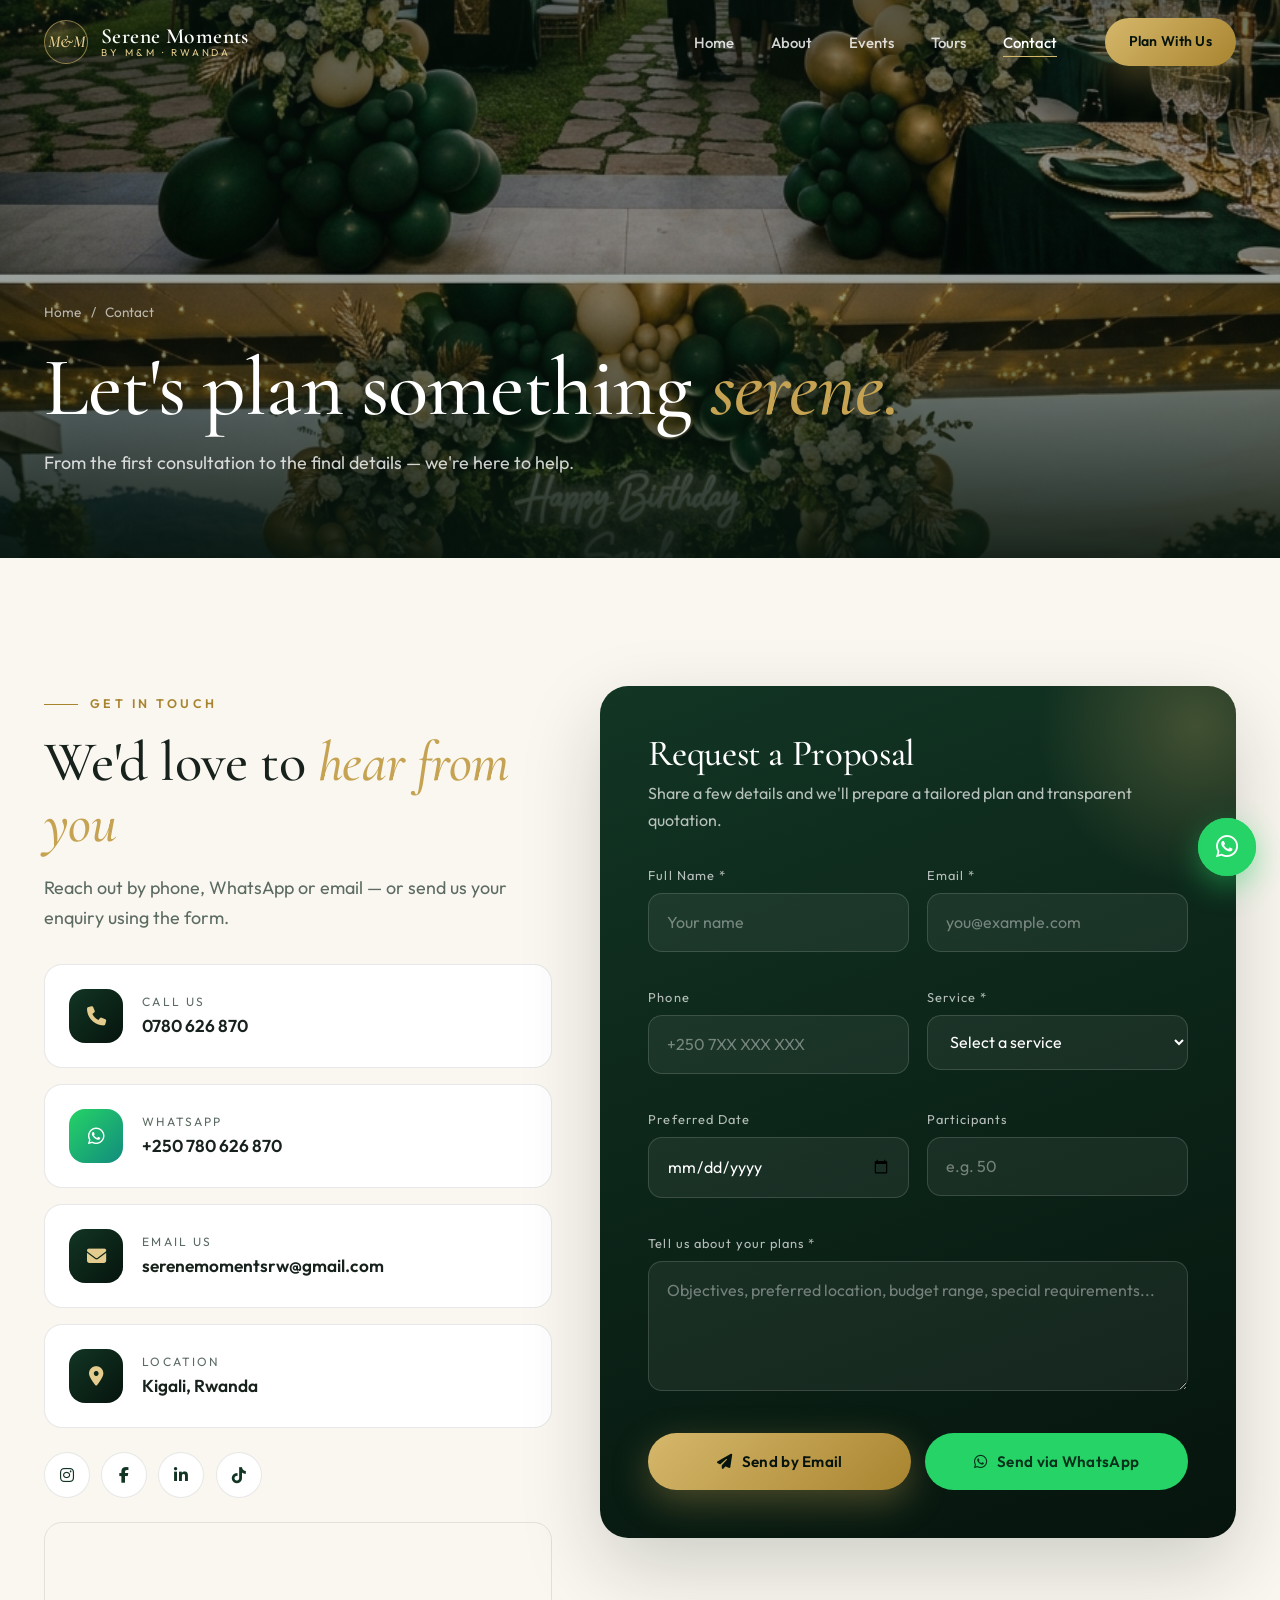
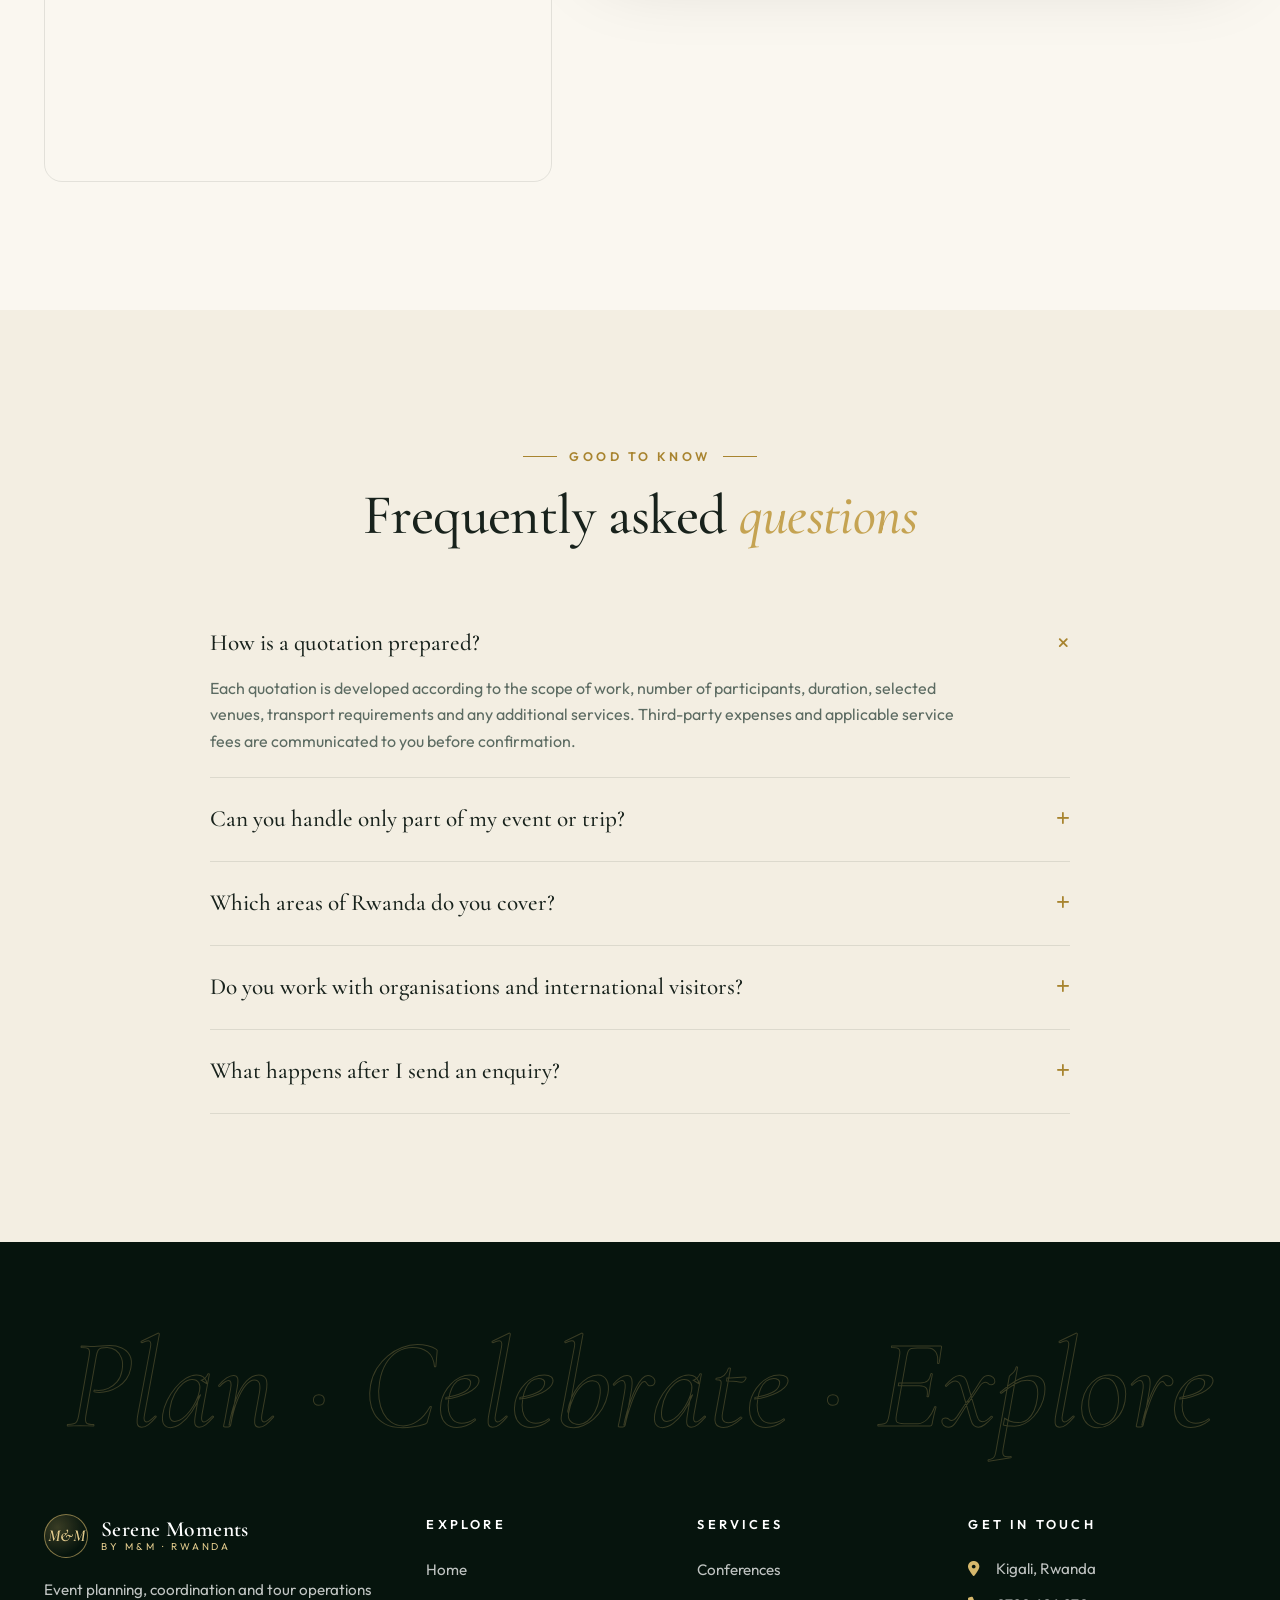
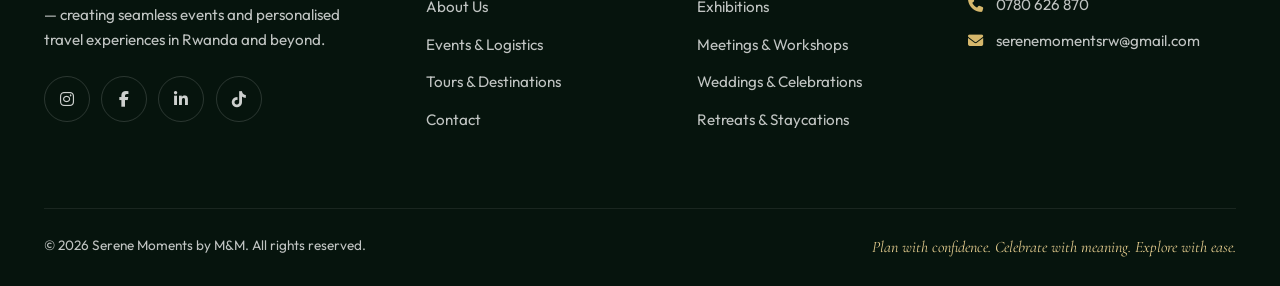
<file: contact.html>
<!DOCTYPE html>
<html lang="en">
<head>
  <meta charset="UTF-8" />
  <meta name="viewport" content="width=device-width, initial-scale=1.0" />
  <title>Contact Us | Serene Moments by M&amp;M — Kigali, Rwanda</title>
  <meta name="description" content="Contact Serene Moments by M&M in Kigali, Rwanda. Call 0780 626 870 or email serenemomentsrw@gmail.com to plan your event or tour." />
  <meta name="theme-color" content="#06140d" />
  <link rel="preconnect" href="https://fonts.googleapis.com" />
  <link rel="preconnect" href="https://fonts.gstatic.com" crossorigin />
  <link href="https://fonts.googleapis.com/css2?family=Cormorant+Garamond:ital,wght@0,400;0,500;0,600;1,400;1,500&family=Outfit:wght@300;400;500;600&display=swap" rel="stylesheet" />
  <link rel="stylesheet" href="https://cdnjs.cloudflare.com/ajax/libs/font-awesome/6.5.0/css/all.min.css" />
  <link rel="stylesheet" href="style.css" />
</head>
<body>
  <div class="page-curtain" aria-hidden="true"><span class="curtain-mark">M&amp;M</span></div>
  <a href="#main" class="skip-link">Skip to content</a>

  <!-- ═════════ HEADER ═════════ -->
  <header class="site-header">
    <nav class="nav" aria-label="Main navigation">
      <a href="index.html" class="brand" aria-label="Serene Moments by M&amp;M — Home">
        <span class="brand-mark">M&amp;M</span>
        <span class="brand-text"><span class="brand-name">Serene Moments</span><span class="brand-sub">by M&amp;M · Rwanda</span></span>
      </a>
      <ul class="nav-links">
        <li><a href="index.html">Home</a></li>
        <li><a href="about.html">About</a></li>
        <li><a href="services.html">Events</a></li>
        <li><a href="tours.html">Tours</a></li>
        <li><a href="contact.html">Contact</a></li>
      </ul>
      <a href="contact.html" class="btn btn-gold nav-cta" id="nav-cta">Plan With Us</a>
      <button class="nav-toggle" aria-label="Toggle menu" aria-expanded="false"><span></span><span></span><span></span></button>
    </nav>
  </header>

  <main id="main">
    <!-- ═════════ PAGE HERO ═════════ -->
    <section class="page-hero" style="min-height:62vh">
      <div class="hero-media"><img src="gallery_2.jpg" alt="Elegant celebration setup overlooking Lake Kivu at dusk" /></div>
      <div class="container">
        <nav class="breadcrumb fade-in" aria-label="Breadcrumb"><a href="index.html">Home</a><span>/</span><span>Contact</span></nav>
        <h1 class="display">
          <span class="word"><span style="animation-delay:.3s">Let's</span></span>
          <span class="word"><span style="animation-delay:.4s">plan</span></span>
          <span class="word"><span style="animation-delay:.5s">something</span></span>
          <span class="word"><span style="animation-delay:.6s"><em>serene.</em></span></span>
        </h1>
        <p class="fade-in" style="animation-delay:.9s">From the first consultation to the final details — we're here to help.</p>
      </div>
    </section>

    <!-- ═════════ CONTACT ═════════ -->
    <section class="section">
      <div class="container contact-grid">
        <div data-reveal="left">
          <span class="eyebrow">Get in Touch</span>
          <h2 class="display h2">We'd love to <em>hear from you</em></h2>
          <p class="lead" style="margin-bottom:2rem">Reach out by phone, WhatsApp or email — or send us your enquiry using the form.</p>
          <div class="contact-cards">
            <a href="tel:+250780626870" class="contact-card" id="contact-phone"><span class="ic"><i class="fas fa-phone"></i></span><div><small>Call Us</small><strong>0780 626 870</strong></div></a>
            <a href="https://wa.me/250780626870" target="_blank" rel="noopener" class="contact-card contact-card--wa" id="contact-whatsapp"><span class="ic"><i class="fab fa-whatsapp"></i></span><div><small>WhatsApp</small><strong>+250 780 626 870</strong></div></a>
            <a href="mailto:serenemomentsrw@gmail.com" class="contact-card" id="contact-email"><span class="ic"><i class="fas fa-envelope"></i></span><div><small>Email Us</small><strong>serenemomentsrw@gmail.com</strong></div></a>
            <div class="contact-card"><span class="ic"><i class="fas fa-location-dot"></i></span><div><small>Location</small><strong>Kigali, Rwanda</strong></div></div>
          </div>
          <!-- TODO: replace # with your social media profile URLs -->
          <div class="socials">
            <a href="#" aria-label="Instagram"><i class="fab fa-instagram"></i></a>
            <a href="#" aria-label="Facebook"><i class="fab fa-facebook-f"></i></a>
            <a href="#" aria-label="LinkedIn"><i class="fab fa-linkedin-in"></i></a>
            <a href="#" aria-label="TikTok"><i class="fab fa-tiktok"></i></a>
          </div>
          <div class="map-wrap">
            <iframe title="Map of Kigali, Rwanda" src="https://www.google.com/maps?q=Kigali,Rwanda&output=embed" loading="lazy" referrerpolicy="no-referrer-when-downgrade"></iframe>
          </div>
        </div>

        <div class="form-card" data-reveal="right">
          <h2 class="display">Request a Proposal</h2>
          <p>Share a few details and we'll prepare a tailored plan and transparent quotation.</p>
          <form id="contact-form" novalidate>
            <div class="form-row">
              <div class="field"><label for="f-name">Full Name *</label><input id="f-name" name="name" type="text" placeholder="Your name" autocomplete="name" required /><span class="err"></span></div>
              <div class="field"><label for="f-email">Email *</label><input id="f-email" name="email" type="email" placeholder="you@example.com" autocomplete="email" required /><span class="err"></span></div>
            </div>
            <div class="form-row">
              <div class="field"><label for="f-phone">Phone</label><input id="f-phone" name="phone" type="tel" placeholder="+250 7XX XXX XXX" autocomplete="tel" /><span class="err"></span></div>
              <div class="field">
                <label for="f-service">Service *</label>
                <select id="f-service" name="service" required>
                  <option value="" selected disabled>Select a service</option>
                  <option value="conference">Conference / Corporate Event</option>
                  <option value="exhibition">Exhibition / Trade Event</option>
                  <option value="meeting">Meeting / Workshop</option>
                  <option value="wedding">Wedding / Private Celebration</option>
                  <option value="retreat">Retreat / Staycation</option>
                  <option value="tour">Tour / Travel Experience</option>
                  <option value="logistics">Hospitality &amp; Logistics</option>
                  <option value="other">Something else</option>
                </select>
                <span class="err"></span>
              </div>
            </div>
            <div class="form-row">
              <div class="field"><label for="f-date">Preferred Date</label><input id="f-date" name="date" type="date" /><span class="err"></span></div>
              <div class="field"><label for="f-guests">Participants</label><input id="f-guests" name="guests" type="number" min="1" placeholder="e.g. 50" /><span class="err"></span></div>
            </div>
            <div class="field"><label for="f-message">Tell us about your plans *</label><textarea id="f-message" name="message" placeholder="Objectives, preferred location, budget range, special requirements..." required></textarea><span class="err"></span></div>
            <div class="form-actions">
              <button type="submit" class="btn btn-gold" id="send-email"><i class="fas fa-paper-plane"></i> Send by Email</button>
              <button type="button" class="btn btn-wa" id="send-whatsapp"><i class="fab fa-whatsapp"></i> Send via WhatsApp</button>
            </div>
            <div class="form-status" id="form-status" role="status" aria-live="polite"></div>
          </form>
        </div>
      </div>
    </section>

    <!-- ═════════ FAQ ═════════ -->
    <section class="section section--sand">
      <div class="container">
        <div class="section-head section-head--center" data-reveal>
          <span class="eyebrow eyebrow--center">Good to Know</span>
          <h2 class="display h2">Frequently asked <em>questions</em></h2>
        </div>
        <div class="faq" data-reveal>
          <details open>
            <summary>How is a quotation prepared? <i class="fas fa-plus"></i></summary>
            <p>Each quotation is developed according to the scope of work, number of participants, duration, selected venues, transport requirements and any additional services. Third-party expenses and applicable service fees are communicated to you before confirmation.</p>
          </details>
          <details>
            <summary>Can you handle only part of my event or trip? <i class="fas fa-plus"></i></summary>
            <p>Yes. We offer both end-to-end planning and tailored services — for example only venue sourcing, transport, accommodation or on-site coordination.</p>
          </details>
          <details>
            <summary>Which areas of Rwanda do you cover? <i class="fas fa-plus"></i></summary>
            <p>We're based in Kigali and source venues and destinations across Musanze, Rubavu, Karongi, Rusizi, Nyamasheke, Huye and other parts of Rwanda based on your needs.</p>
          </details>
          <details>
            <summary>Do you work with organisations and international visitors? <i class="fas fa-plus"></i></summary>
            <p>Absolutely. We serve companies, government institutions, NGOs, schools and universities, associations, tourists and international visitors, as well as individuals and families.</p>
          </details>
          <details>
            <summary>What happens after I send an enquiry? <i class="fas fa-plus"></i></summary>
            <p>We'll arrange a consultation to understand your objectives, preferences and budget, then prepare a tailored proposal. Once approved, we coordinate all bookings and manage everything on the day.</p>
          </details>
        </div>
      </div>
    </section>
  </main>

  <!-- ═════════ FOOTER ═════════ -->
  <footer class="footer">
    <div class="container">
      <div class="footer-big" aria-hidden="true">Plan · Celebrate · Explore</div>
      <div class="footer-grid">
        <div>
          <a href="index.html" class="brand"><span class="brand-mark">M&amp;M</span><span class="brand-text"><span class="brand-name">Serene Moments</span><span class="brand-sub">by M&amp;M · Rwanda</span></span></a>
          <p class="footer-about">Event planning, coordination and tour operations — creating seamless events and personalised travel experiences in Rwanda and beyond.</p>
          <!-- TODO: replace # with your social media profile URLs -->
          <div class="socials">
            <a href="#" aria-label="Instagram"><i class="fab fa-instagram"></i></a>
            <a href="#" aria-label="Facebook"><i class="fab fa-facebook-f"></i></a>
            <a href="#" aria-label="LinkedIn"><i class="fab fa-linkedin-in"></i></a>
            <a href="#" aria-label="TikTok"><i class="fab fa-tiktok"></i></a>
          </div>
        </div>
        <div>
          <h4>Explore</h4>
          <ul>
            <li><a href="index.html">Home</a></li>
            <li><a href="about.html">About Us</a></li>
            <li><a href="services.html">Events &amp; Logistics</a></li>
            <li><a href="tours.html">Tours &amp; Destinations</a></li>
            <li><a href="contact.html">Contact</a></li>
          </ul>
        </div>
        <div>
          <h4>Services</h4>
          <ul>
            <li><a href="services.html#conferences">Conferences</a></li>
            <li><a href="services.html#exhibitions">Exhibitions</a></li>
            <li><a href="services.html#meetings">Meetings &amp; Workshops</a></li>
            <li><a href="services.html#weddings">Weddings &amp; Celebrations</a></li>
            <li><a href="services.html#retreats">Retreats &amp; Staycations</a></li>
          </ul>
        </div>
        <div>
          <h4>Get in Touch</h4>
          <ul class="footer-contact">
            <li><i class="fas fa-location-dot"></i><span>Kigali, Rwanda</span></li>
            <li><i class="fas fa-phone"></i><a href="tel:+250780626870">0780 626 870</a></li>
            <li><i class="fas fa-envelope"></i><a href="mailto:serenemomentsrw@gmail.com">serenemomentsrw@gmail.com</a></li>
          </ul>
        </div>
      </div>
      <div class="footer-bottom">
        <p>&copy; <span data-year>2026</span> Serene Moments by M&amp;M. All rights reserved.</p>
        <p><em>Plan with confidence. Celebrate with meaning. Explore with ease.</em></p>
      </div>
    </div>
  </footer>

  <a class="fab-wa" href="https://wa.me/250780626870" target="_blank" rel="noopener" aria-label="Chat with us on WhatsApp"><i class="fab fa-whatsapp"></i></a>
  <button class="to-top" aria-label="Back to top"><i class="fas fa-arrow-up"></i></button>
  <script src="script.js"></script>
</body>
</html>
</file>
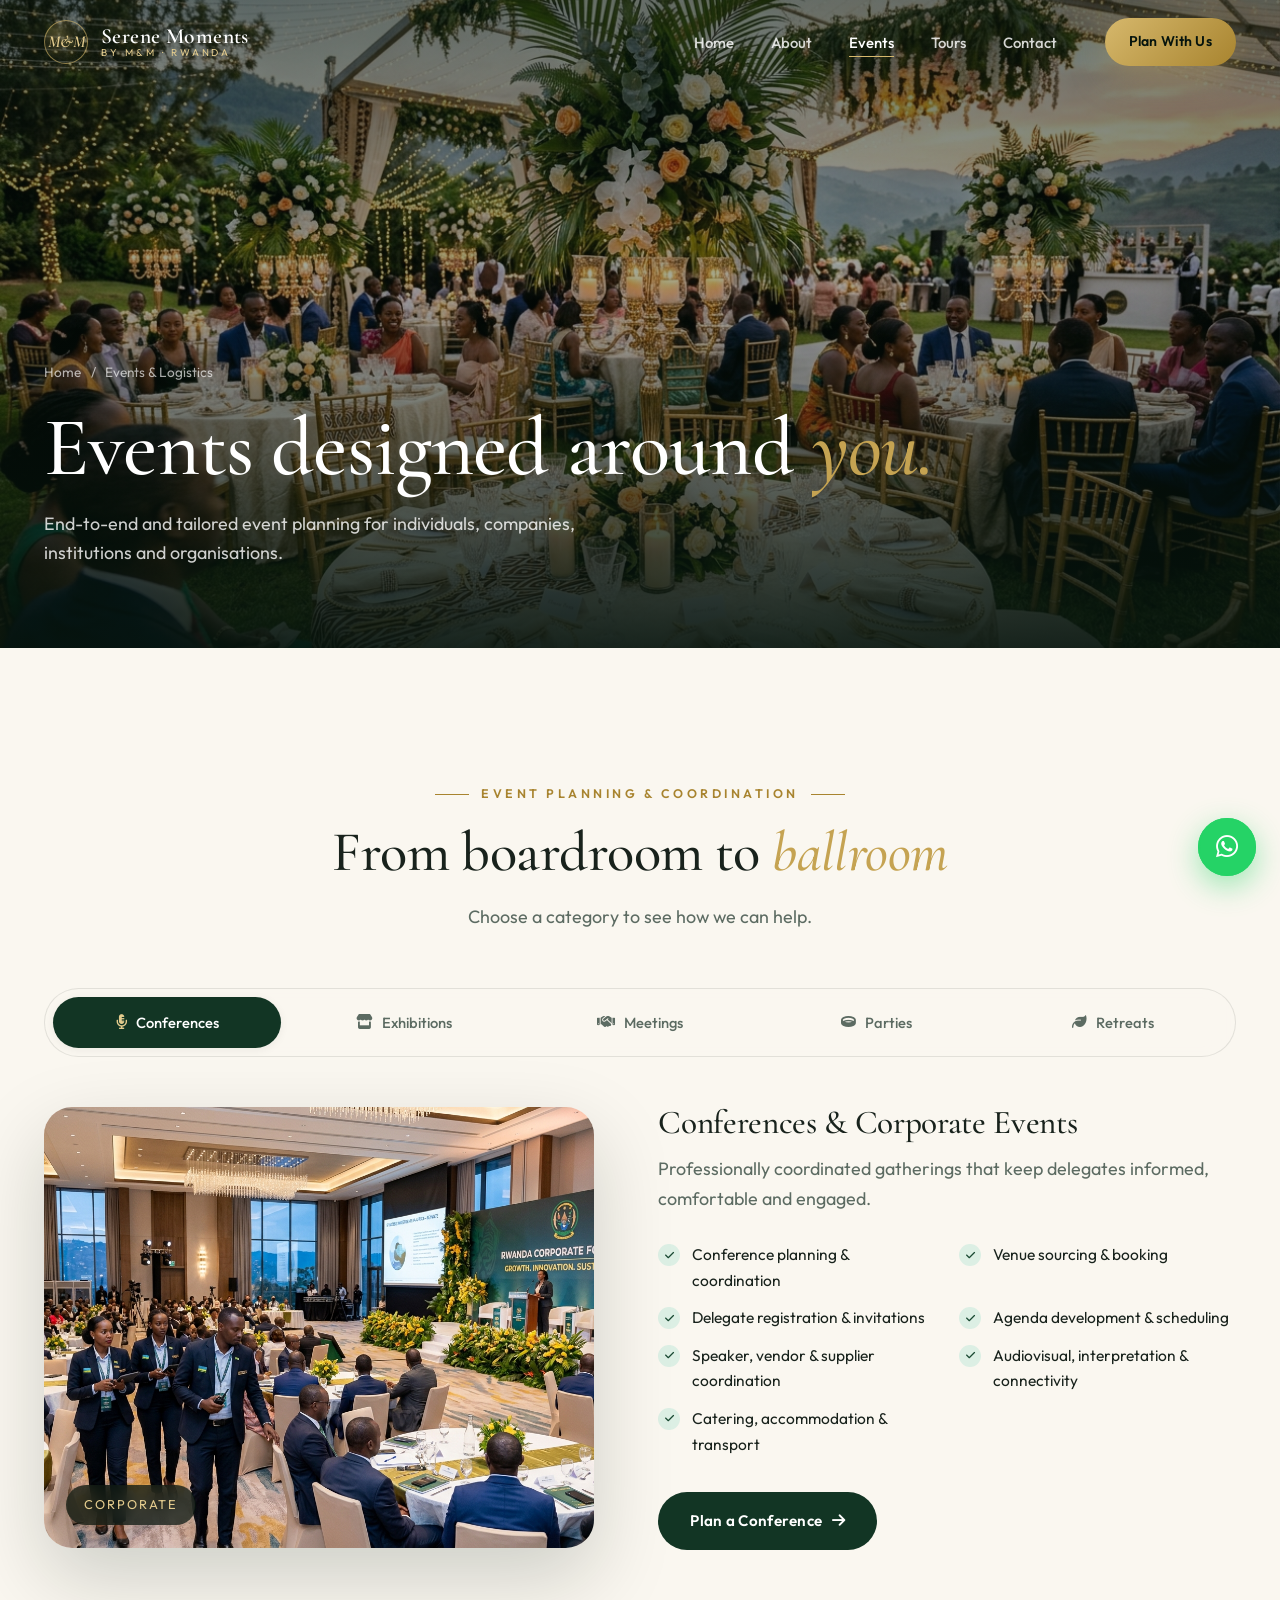
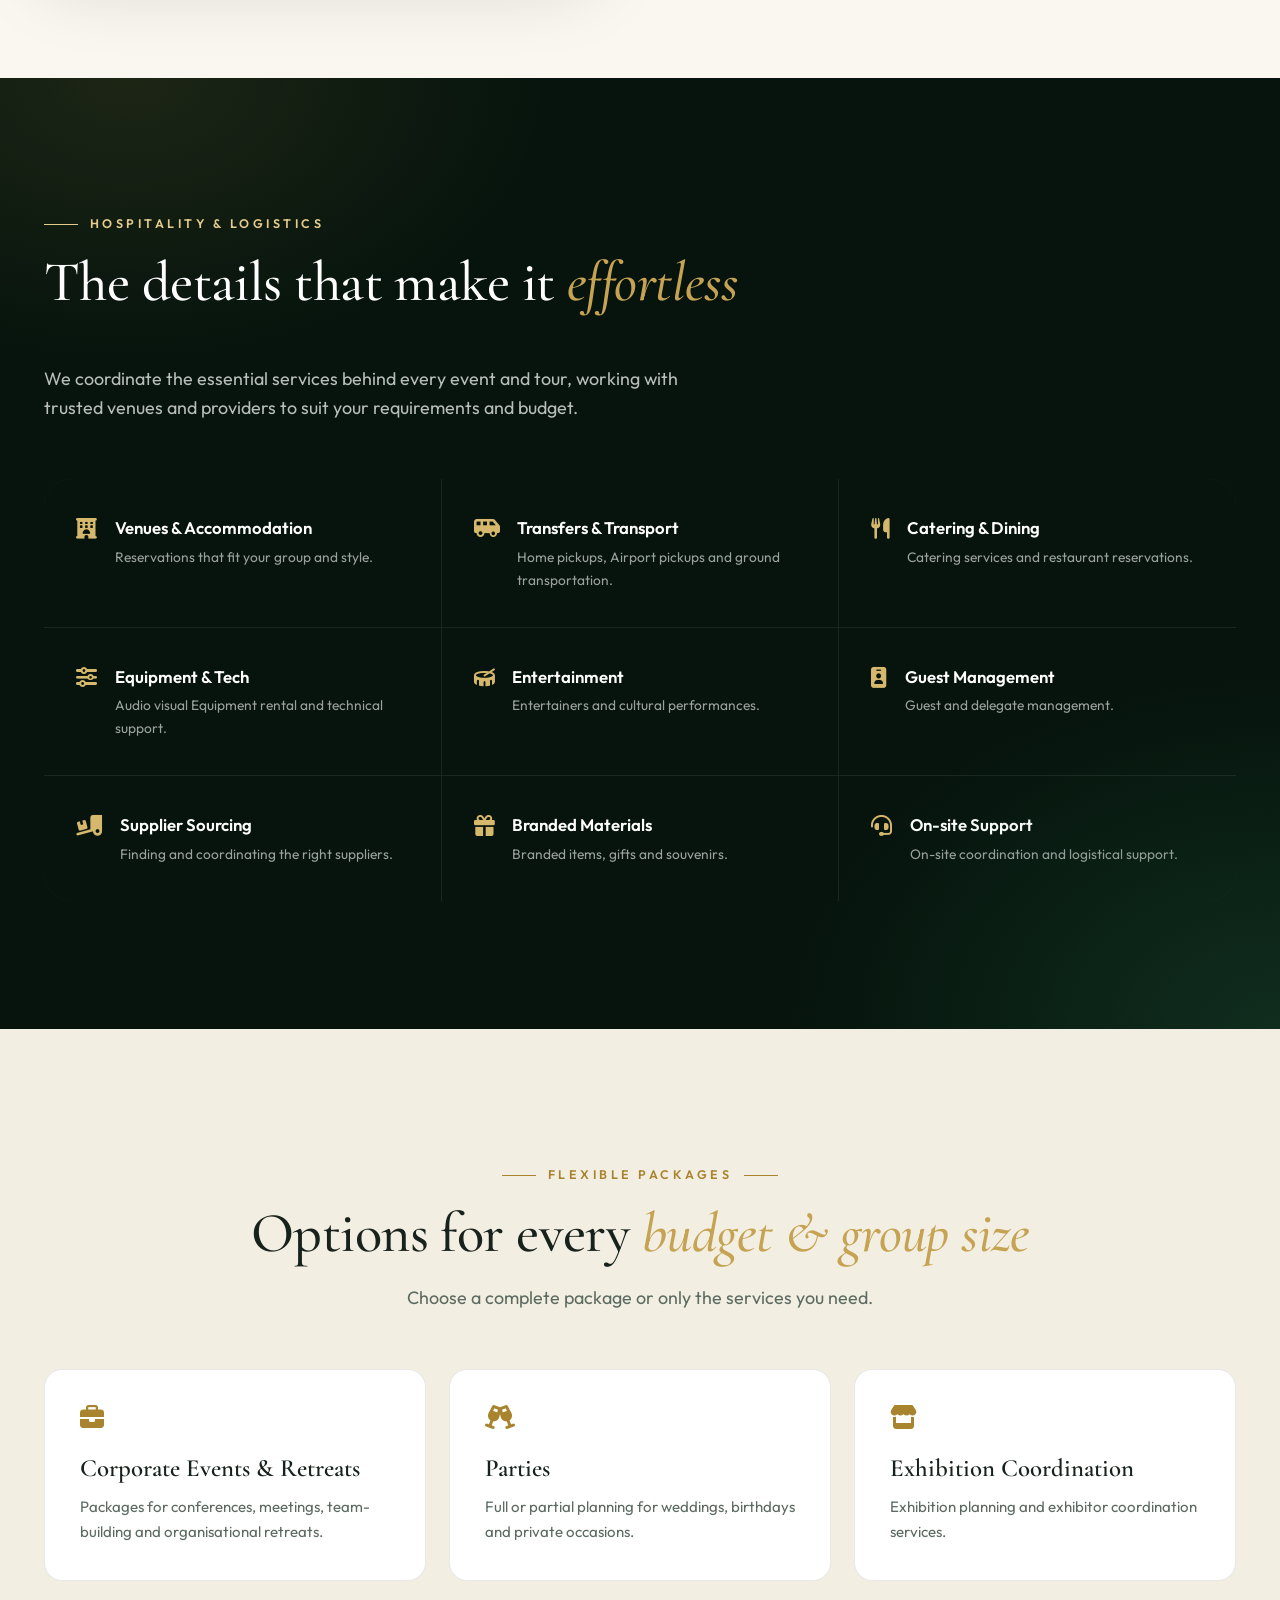
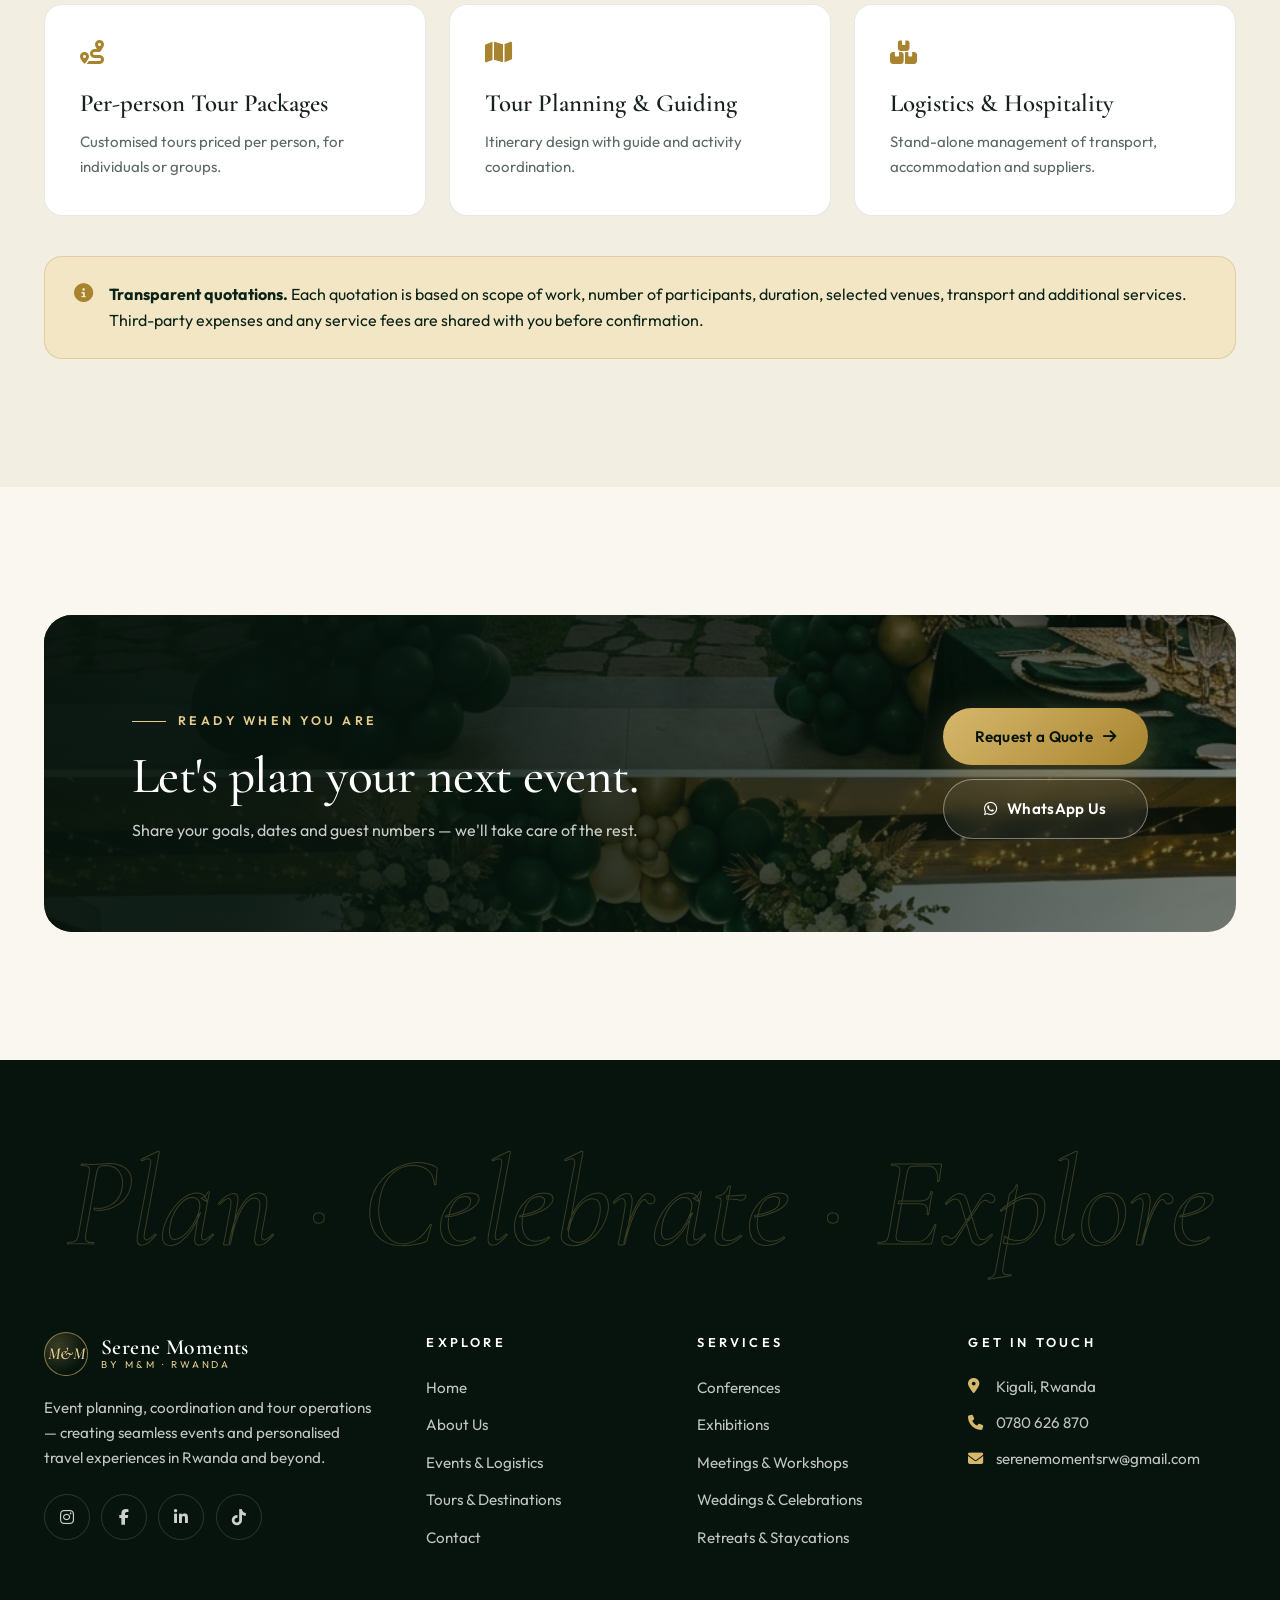
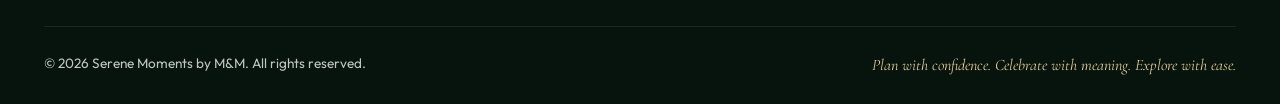
<file: services.html>
<!DOCTYPE html>
<html lang="en">
<head>
  <meta charset="UTF-8" />
  <meta name="viewport" content="width=device-width, initial-scale=1.0" />
  <title>Events &amp; Logistics | Serene Moments by M&amp;M — Rwanda</title>
  <meta name="description" content="Conference, exhibition, meeting, wedding and retreat planning in Rwanda, plus hospitality and logistics coordination. Flexible packages tailored to your budget." />
  <meta name="theme-color" content="#06140d" />
  <link rel="preconnect" href="https://fonts.googleapis.com" />
  <link rel="preconnect" href="https://fonts.gstatic.com" crossorigin />
  <link href="https://fonts.googleapis.com/css2?family=Cormorant+Garamond:ital,wght@0,400;0,500;0,600;1,400;1,500&family=Outfit:wght@300;400;500;600&display=swap" rel="stylesheet" />
  <link rel="stylesheet" href="https://cdnjs.cloudflare.com/ajax/libs/font-awesome/6.5.0/css/all.min.css" />
  <link rel="stylesheet" href="style.css" />
</head>
<body>
  <div class="page-curtain" aria-hidden="true"><span class="curtain-mark">M&amp;M</span></div>
  <a href="#main" class="skip-link">Skip to content</a>

  <!-- ═════════ HEADER ═════════ -->
  <header class="site-header">
    <nav class="nav" aria-label="Main navigation">
      <a href="index.html" class="brand" aria-label="Serene Moments by M&amp;M — Home">
        <span class="brand-mark">M&amp;M</span>
        <span class="brand-text"><span class="brand-name">Serene Moments</span><span class="brand-sub">by M&amp;M · Rwanda</span></span>
      </a>
      <ul class="nav-links">
        <li><a href="index.html">Home</a></li>
        <li><a href="about.html">About</a></li>
        <li><a href="services.html">Events</a></li>
        <li><a href="tours.html">Tours</a></li>
        <li><a href="contact.html">Contact</a></li>
      </ul>
      <a href="contact.html" class="btn btn-gold nav-cta" id="nav-cta">Plan With Us</a>
      <button class="nav-toggle" aria-label="Toggle menu" aria-expanded="false"><span></span><span></span><span></span></button>
    </nav>
  </header>

  <main id="main">
    <!-- ═════════ PAGE HERO ═════════ -->
    <section class="page-hero">
      <div class="hero-media"><img src="service_events.jpg" alt="Elegant event reception with floral centrepieces under a marquee" /></div>
      <div class="container">
        <nav class="breadcrumb fade-in" aria-label="Breadcrumb"><a href="index.html">Home</a><span>/</span><span>Events &amp; Logistics</span></nav>
        <h1 class="display">
          <span class="word"><span style="animation-delay:.3s">Events</span></span>
          <span class="word"><span style="animation-delay:.4s">designed</span></span>
          <span class="word"><span style="animation-delay:.5s">around</span></span>
          <span class="word"><span style="animation-delay:.6s"><em>you.</em></span></span>
        </h1>
        <p class="fade-in" style="animation-delay:.9s">End-to-end and tailored event planning for individuals, companies, institutions and organisations.</p>
      </div>
    </section>

    <!-- ═════════ EVENT SERVICES (TABS) ═════════ -->
    <section class="section" id="event-services">
      <div class="container">
        <div class="section-head section-head--center" data-reveal>
          <span class="eyebrow eyebrow--center">Event Planning &amp; Coordination</span>
          <h2 class="display h2">From boardroom to <em>ballroom</em></h2>
          <p class="lead">Choose a category to see how we can help.</p>
        </div>

        <div class="tabs-nav" role="tablist" aria-label="Event categories">
          <button class="tab-btn active" role="tab" aria-selected="true" data-tab="conferences" id="tab-conferences"><i class="fas fa-microphone-lines"></i>Conferences</button>
          <button class="tab-btn" role="tab" aria-selected="false" data-tab="exhibitions" id="tab-exhibitions"><i class="fas fa-store"></i>Exhibitions</button>
          <button class="tab-btn" role="tab" aria-selected="false" data-tab="meetings" id="tab-meetings"><i class="fas fa-handshake"></i>Meetings</button>
          <button class="tab-btn" role="tab" aria-selected="false" data-tab="weddings" id="tab-weddings"><i class="fas fa-ring"></i>Parties</button>
          <button class="tab-btn" role="tab" aria-selected="false" data-tab="retreats" id="tab-retreats"><i class="fas fa-leaf"></i>Retreats</button>
        </div>

        <div class="tab-panel active" id="conferences" role="tabpanel" aria-labelledby="tab-conferences">
          <div class="tab-media"><img src="service_corporate.jpg" alt="Conference stage and delegates" loading="lazy" /><span class="tab-label">Corporate</span></div>
          <div>
            <h3 class="display h3">Conferences &amp; Corporate Events</h3>
            <p class="lead">Professionally coordinated gatherings that keep delegates informed, comfortable and engaged.</p>
            <ul class="check-list">
              <li>Conference planning &amp; coordination</li>
              <li>Venue sourcing &amp; booking</li>
              <li>Delegate registration &amp; invitations</li>
              <li>Agenda development &amp; scheduling</li>
              <li>Speaker, vendor &amp; supplier coordination</li>
              <li>Audiovisual, interpretation &amp; connectivity</li>
              <li>Catering, accommodation &amp; transport</li>
            </ul>
            <a href="contact.html?service=conference" class="btn btn-dark">Plan a Conference <i class="fas fa-arrow-right"></i></a>
          </div>
        </div>

        <div class="tab-panel" id="exhibitions" role="tabpanel" aria-labelledby="tab-exhibitions">
          <div class="tab-media"><img src="exhibition.jpg" alt="Exhibition hall with branded booths" loading="lazy" /><span class="tab-label">Trade Events</span></div>
          <div>
            <h3 class="display h3">Exhibitions &amp; Trade Events</h3>
            <p class="lead">Well-organised exhibitions where exhibitors shine and visitors move with ease.</p>
            <ul class="check-list">
              <li>Exhibition planning &amp; logistics</li>
              <li>Exhibitor registration &amp; booths</li>
              <li>Venue layout &amp; space allocation</li>
              <li>Stand, signage &amp; branding</li>
              <li>Sponsor &amp; vendor liaison</li>
              <li>Visitor flow &amp; event-day coordination</li>
            </ul>
            <a href="contact.html?service=exhibition" class="btn btn-dark">Plan an Exhibition <i class="fas fa-arrow-right"></i></a>
          </div>
        </div>

        <div class="tab-panel" id="meetings" role="tabpanel" aria-labelledby="tab-meetings">
          <div class="tab-media"><img src="meeting.jpg" alt="Executive board meeting in a Kigali hotel" loading="lazy" /><span class="tab-label">Business</span></div>
          <div>
            <h3 class="display h3">Meetings &amp; Workshops</h3>
            <p class="lead">Productive, well-equipped sessions — in person, virtual or hybrid.</p>
            <ul class="check-list">
              <li>Board &amp; executive meetings</li>
              <li>Business meetings, workshops &amp; seminars</li>
              <li>Room setup &amp; equipment</li>
              <li>Virtual &amp; hybrid meeting support</li>
              <li>Refreshments &amp; participant logistics</li>
              <li>Attendance &amp; administrative support</li>
            </ul>
            <a href="contact.html?service=meeting" class="btn btn-dark">Plan a Meeting <i class="fas fa-arrow-right"></i></a>
          </div>
        </div>

        <div class="tab-panel" id="weddings" role="tabpanel" aria-labelledby="tab-weddings">
          <div class="tab-media"><img src="gallery_1.jpg" alt="Wedding couple at an outdoor Rwandan ceremony" loading="lazy" /><span class="tab-label">Celebrations</span></div>
          <div>
            <h3 class="display h3">Parties</h3>
            <p class="lead">Your special day, beautifully coordinated so you can be fully present.</p>
            <ul class="check-list">
              <li>Wedding planning &amp; coordination</li>
              <li>Birthdays &amp; bridal showers</li>
              <li>Venue selection &amp; booking</li>
              <li>Budget planning &amp; vendor management</li>
              <li>Invitations &amp; RSVP coordination</li>
              <li>Catering, entertainment &amp; transport</li>
              <li>Wedding-day &amp; event-day coordination</li>
              <li>Graduation</li>
              <li>Baptism</li>
              <li>Baby shower</li>
              <li>naming ceremony</li>
              <li>award ceremony</li>
              <li>back to school party</li>
            </ul>
            <a href="contact.html?service=wedding" class="btn btn-dark">Plan a Celebration <i class="fas fa-arrow-right"></i></a>
          </div>
        </div>

        <div class="tab-panel" id="retreats" role="tabpanel" aria-labelledby="tab-retreats">
          <div class="tab-media"><img src="retreat.jpg" alt="Team-building retreat on a lakeside deck" loading="lazy" /><span class="tab-label">Getaways</span></div>
          <div>
            <h3 class="display h3">Retreats &amp; Staycations</h3>
            <p class="lead">Time away to reconnect, recharge and build stronger teams.</p>
            <ul class="check-list">
              <li>Corporate &amp; organisational retreats</li>
              <li>Team-building &amp; networking</li>
              <li>Wellness &amp; leisure getaways</li>
              <li>Accommodation &amp; venue reservations</li>
              <li>Activities &amp; Games</li>
              <li>Meals, transport &amp; logistics</li>
              <li>Honeymoon</li>
            </ul>
            <a href="contact.html?service=retreat" class="btn btn-dark">Plan a Retreat <i class="fas fa-arrow-right"></i></a>
          </div>
        </div>
      </div>
    </section>

    <!-- ═════════ HOSPITALITY & LOGISTICS ═════════ -->
    <section class="section section--dark" id="hospitality">
      <div class="container">
        <div class="section-head section-head--split" data-reveal>
          <div>
            <span class="eyebrow eyebrow--light">Hospitality &amp; Logistics</span>
            <h2 class="display h2 light">The details that make it <em>effortless</em></h2>
          </div>
          <p class="lead light">We coordinate the essential services behind every event and tour, working with trusted venues and providers to suit your requirements and budget.</p>
        </div>
        <div class="logi-grid" data-reveal>
          <div class="logi"><i class="fas fa-hotel"></i><div><h3>Venues &amp; Accommodation</h3><p>Reservations that fit your group and style.</p></div></div>
          <div class="logi"><i class="fas fa-van-shuttle"></i><div><h3>Transfers &amp; Transport</h3><p>Home pickups, Airport pickups and ground transportation.</p></div></div>
          <div class="logi"><i class="fas fa-utensils"></i><div><h3>Catering &amp; Dining</h3><p>Catering services and restaurant reservations.</p></div></div>
          <div class="logi"><i class="fas fa-sliders"></i><div><h3>Equipment &amp; Tech</h3><p>Audio visual Equipment rental and technical support.</p></div></div>
          <div class="logi"><i class="fas fa-drum"></i><div><h3>Entertainment</h3><p>Entertainers and cultural performances.</p></div></div>
          <div class="logi"><i class="fas fa-id-badge"></i><div><h3>Guest Management</h3><p>Guest and delegate management.</p></div></div>
          <div class="logi"><i class="fas fa-truck-ramp-box"></i><div><h3>Supplier Sourcing</h3><p>Finding and coordinating the right suppliers.</p></div></div>
          <div class="logi"><i class="fas fa-gift"></i><div><h3>Branded Materials</h3><p>Branded items, gifts and souvenirs.</p></div></div>
          <div class="logi"><i class="fas fa-headset"></i><div><h3>On-site Support</h3><p>On-site coordination and logistical support.</p></div></div>
        </div>
      </div>
    </section>

    <!-- ═════════ PACKAGES ═════════ -->
    <section class="section section--sand">
      <div class="container">
        <div class="section-head section-head--center" data-reveal>
          <span class="eyebrow eyebrow--center">Flexible Packages</span>
          <h2 class="display h2">Options for every <em>budget &amp; group size</em></h2>
          <p class="lead">Choose a complete package or only the services you need.</p>
        </div>
        <div class="pkg-grid" data-stagger>
          <div class="pkg" data-reveal><i class="fas fa-briefcase"></i><h3>Corporate Events &amp; Retreats</h3><p>Packages for conferences, meetings, team-building and organisational retreats.</p></div>
          <div class="pkg" data-reveal><i class="fas fa-champagne-glasses"></i><h3>Parties</h3><p>Full or partial planning for weddings, birthdays and private occasions.</p></div>
          <div class="pkg" data-reveal><i class="fas fa-store"></i><h3>Exhibition Coordination</h3><p>Exhibition planning and exhibitor coordination services.</p></div>
          <div class="pkg" data-reveal><i class="fas fa-route"></i><h3>Per-person Tour Packages</h3><p>Customised tours priced per person, for individuals or groups.</p></div>
          <div class="pkg" data-reveal><i class="fas fa-map"></i><h3>Tour Planning &amp; Guiding</h3><p>Itinerary design with guide and activity coordination.</p></div>
          <div class="pkg" data-reveal><i class="fas fa-boxes-stacked"></i><h3>Logistics &amp; Hospitality</h3><p>Stand-alone management of transport, accommodation and suppliers.</p></div>
        </div>
        <div class="note" data-reveal>
          <i class="fas fa-circle-info"></i>
          <p><strong>Transparent quotations.</strong> Each quotation is based on scope of work, number of participants, duration, selected venues, transport and additional services. Third-party expenses and any service fees are shared with you before confirmation.</p>
        </div>
      </div>
    </section>

    <!-- ═════════ CTA ═════════ -->
    <section class="section">
      <div class="container">
        <div class="cta-banner" data-reveal="zoom">
          <img src="gallery_2.jpg" alt="" loading="lazy" />
          <div>
            <span class="eyebrow eyebrow--light">Ready When You Are</span>
            <h2 class="display">Let's plan your next event.</h2>
            <p>Share your goals, dates and guest numbers — we'll take care of the rest.</p>
          </div>
          <div class="cta-actions">
            <a href="contact.html" class="btn btn-gold" id="services-cta-quote">Request a Quote <i class="fas fa-arrow-right"></i></a>
            <a href="https://wa.me/250780626870" target="_blank" rel="noopener" class="btn btn-ghost" id="services-cta-wa"><i class="fab fa-whatsapp"></i> WhatsApp Us</a>
          </div>
        </div>
      </div>
    </section>
  </main>

  <!-- ═════════ FOOTER ═════════ -->
  <footer class="footer">
    <div class="container">
      <div class="footer-big" aria-hidden="true">Plan · Celebrate · Explore</div>
      <div class="footer-grid">
        <div>
          <a href="index.html" class="brand"><span class="brand-mark">M&amp;M</span><span class="brand-text"><span class="brand-name">Serene Moments</span><span class="brand-sub">by M&amp;M · Rwanda</span></span></a>
          <p class="footer-about">Event planning, coordination and tour operations — creating seamless events and personalised travel experiences in Rwanda and beyond.</p>
          <!-- TODO: replace # with your social media profile URLs -->
          <div class="socials">
            <a href="#" aria-label="Instagram"><i class="fab fa-instagram"></i></a>
            <a href="#" aria-label="Facebook"><i class="fab fa-facebook-f"></i></a>
            <a href="#" aria-label="LinkedIn"><i class="fab fa-linkedin-in"></i></a>
            <a href="#" aria-label="TikTok"><i class="fab fa-tiktok"></i></a>
          </div>
        </div>
        <div>
          <h4>Explore</h4>
          <ul>
            <li><a href="index.html">Home</a></li>
            <li><a href="about.html">About Us</a></li>
            <li><a href="services.html">Events &amp; Logistics</a></li>
            <li><a href="tours.html">Tours &amp; Destinations</a></li>
            <li><a href="contact.html">Contact</a></li>
          </ul>
        </div>
        <div>
          <h4>Services</h4>
          <ul>
            <li><a href="services.html#conferences">Conferences</a></li>
            <li><a href="services.html#exhibitions">Exhibitions</a></li>
            <li><a href="services.html#meetings">Meetings &amp; Workshops</a></li>
            <li><a href="services.html#weddings">Weddings &amp; Celebrations</a></li>
            <li><a href="services.html#retreats">Retreats &amp; Staycations</a></li>
          </ul>
        </div>
        <div>
          <h4>Get in Touch</h4>
          <ul class="footer-contact">
            <li><i class="fas fa-location-dot"></i><span>Kigali, Rwanda</span></li>
            <li><i class="fas fa-phone"></i><a href="tel:+250780626870">0780 626 870</a></li>
            <li><i class="fas fa-envelope"></i><a href="mailto:serenemomentsrw@gmail.com">serenemomentsrw@gmail.com</a></li>
          </ul>
        </div>
      </div>
      <div class="footer-bottom">
        <p>&copy; <span data-year>2026</span> Serene Moments by M&amp;M. All rights reserved.</p>
        <p><em>Plan with confidence. Celebrate with meaning. Explore with ease.</em></p>
      </div>
    </div>
  </footer>

  <a class="fab-wa" href="https://wa.me/250780626870" target="_blank" rel="noopener" aria-label="Chat with us on WhatsApp"><i class="fab fa-whatsapp"></i></a>
  <button class="to-top" aria-label="Back to top"><i class="fas fa-arrow-up"></i></button>
  <script src="script.js"></script>
</body>
</html>
</file>
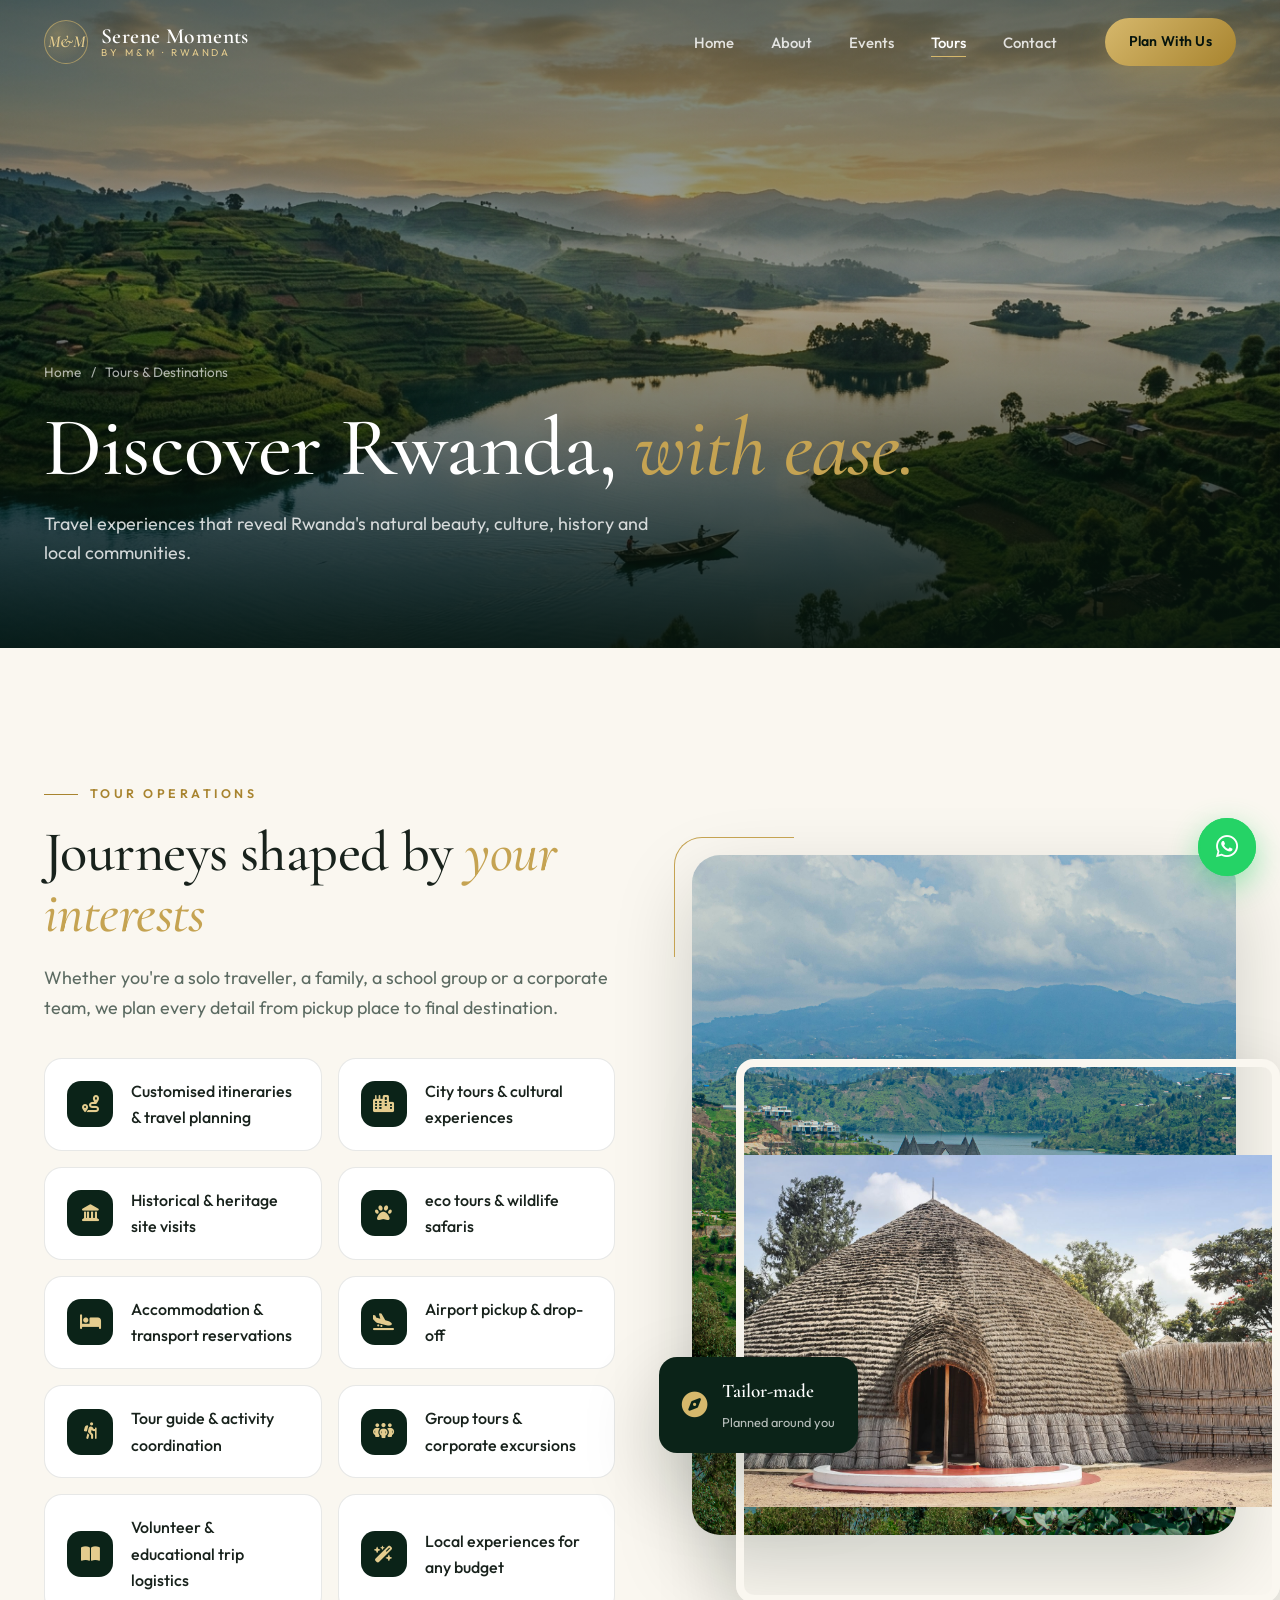
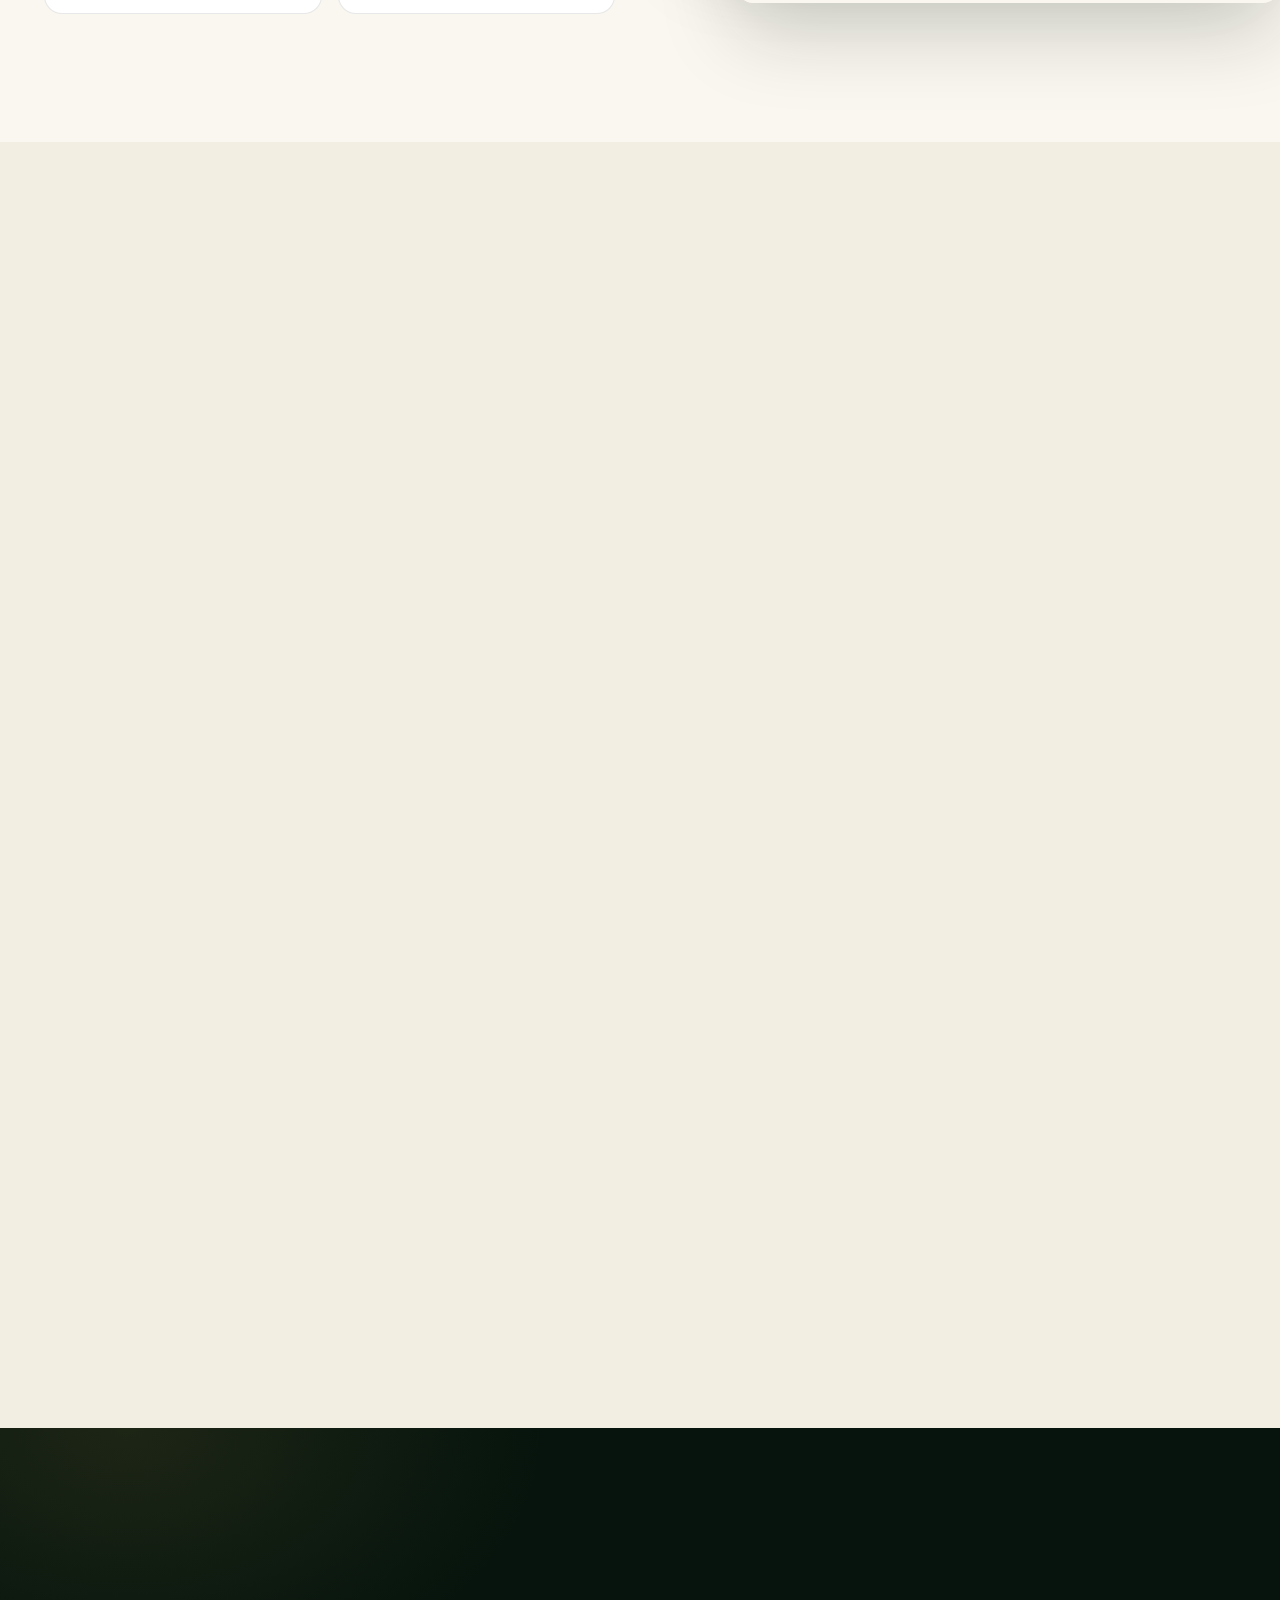
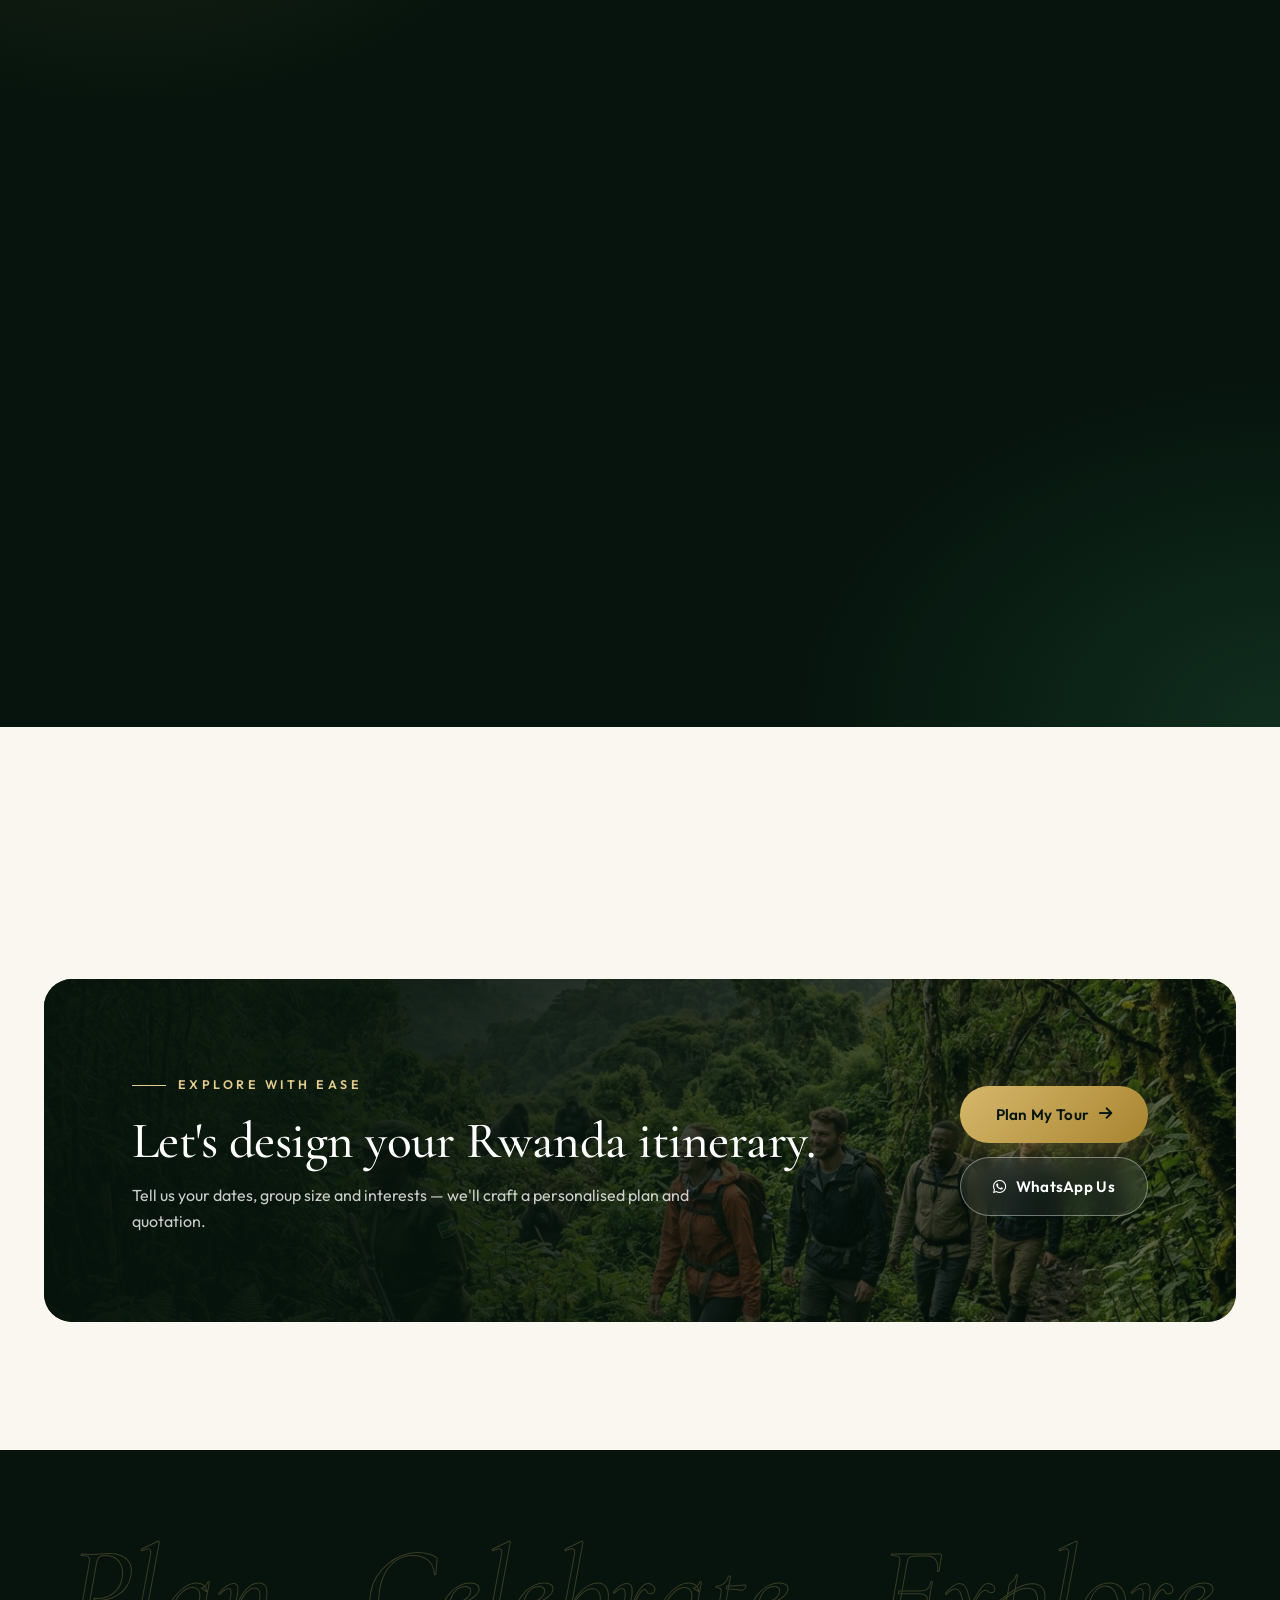
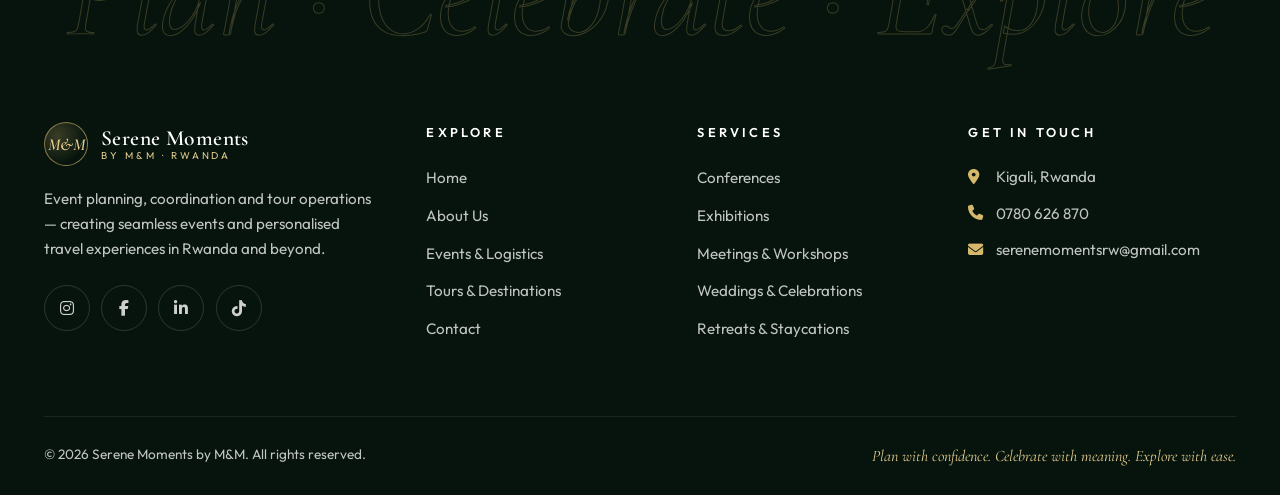
<file: tours.html>
<!DOCTYPE html>
<html lang="en">
<head>
  <meta charset="UTF-8" />
  <meta name="viewport" content="width=device-width, initial-scale=1.0" />
  <title>Tours &amp; Destinations in Rwanda | Serene Moments by M&amp;M</title>
  <meta name="description" content="Customised Rwanda tours: Kigali city and cultural tours, Volcanoes, Akagera and Nyungwe national parks, Lake Kivu getaways, airport transfers and group excursions." />
  <meta name="theme-color" content="#06140d" />
  <link rel="preconnect" href="https://fonts.googleapis.com" />
  <link rel="preconnect" href="https://fonts.gstatic.com" crossorigin />
  <link href="https://fonts.googleapis.com/css2?family=Cormorant+Garamond:ital,wght@0,400;0,500;0,600;1,400;1,500&family=Outfit:wght@300;400;500;600&display=swap" rel="stylesheet" />
  <link rel="stylesheet" href="https://cdnjs.cloudflare.com/ajax/libs/font-awesome/6.5.0/css/all.min.css" />
  <link rel="stylesheet" href="style.css" />
</head>
<body>
  <div class="page-curtain" aria-hidden="true"><span class="curtain-mark">M&amp;M</span></div>
  <a href="#main" class="skip-link">Skip to content</a>

  <!-- ═════════ HEADER ═════════ -->
  <header class="site-header">
    <nav class="nav" aria-label="Main navigation">
      <a href="index.html" class="brand" aria-label="Serene Moments by M&amp;M — Home">
        <span class="brand-mark">M&amp;M</span>
        <span class="brand-text"><span class="brand-name">Serene Moments</span><span class="brand-sub">by M&amp;M · Rwanda</span></span>
      </a>
      <ul class="nav-links">
        <li><a href="index.html">Home</a></li>
        <li><a href="about.html">About</a></li>
        <li><a href="services.html">Events</a></li>
        <li><a href="tours.html">Tours</a></li>
        <li><a href="contact.html">Contact</a></li>
      </ul>
      <a href="contact.html" class="btn btn-gold nav-cta" id="nav-cta">Plan With Us</a>
      <button class="nav-toggle" aria-label="Toggle menu" aria-expanded="false"><span></span><span></span><span></span></button>
    </nav>
  </header>

  <main id="main">
    <!-- ═════════ PAGE HERO ═════════ -->
    <section class="page-hero">
      <div class="hero-media"><img src="lake_kivu.jpg" alt="Lake Kivu and terraced green hills at golden hour" /></div>
      <div class="container">
        <nav class="breadcrumb fade-in" aria-label="Breadcrumb"><a href="index.html">Home</a><span>/</span><span>Tours &amp; Destinations</span></nav>
        <h1 class="display">
          <span class="word"><span style="animation-delay:.3s">Discover</span></span>
          <span class="word"><span style="animation-delay:.4s">Rwanda,</span></span>
          <span class="word"><span style="animation-delay:.5s"><em>with</em></span></span>
          <span class="word"><span style="animation-delay:.6s"><em>ease.</em></span></span>
        </h1>
        <p class="fade-in" style="animation-delay:.9s">Travel experiences that reveal Rwanda's natural beauty, culture, history and local communities.</p>
      </div>
    </section>

    <!-- ═════════ TOUR SERVICES ═════════ -->
    <section class="section">
      <div class="container split">
        <div data-reveal="left">
          <span class="eyebrow">Tour Operations</span>
          <h2 class="display h2">Journeys shaped by <em>your interests</em></h2>
          <p class="lead" style="margin-bottom:2.2rem">Whether you're a solo traveller, a family, a school group or a corporate team, we plan every detail from pickup place to final destination.</p>
          <div class="tour-list" data-stagger>
            <div class="tour-item" data-reveal><i class="fas fa-route"></i><span>Customised itineraries &amp; travel planning</span></div>
            <div class="tour-item" data-reveal><i class="fas fa-city"></i><span>City tours &amp; cultural experiences</span></div>
            <div class="tour-item" data-reveal><i class="fas fa-landmark"></i><span>Historical &amp; heritage site visits</span></div>
            <div class="tour-item" data-reveal><i class="fas fa-paw"></i><span>eco tours &amp; wildlife safaris</span></div>
            <div class="tour-item" data-reveal><i class="fas fa-bed"></i><span>Accommodation &amp; transport reservations</span></div>
            <div class="tour-item" data-reveal><i class="fas fa-plane-arrival"></i><span>Airport pickup &amp; drop-off</span></div>
            <div class="tour-item" data-reveal><i class="fas fa-person-hiking"></i><span>Tour guide &amp; activity coordination</span></div>
            <div class="tour-item" data-reveal><i class="fas fa-people-group"></i><span>Group tours &amp; corporate excursions</span></div>
            <div class="tour-item" data-reveal><i class="fas fa-book-open"></i><span>Volunteer &amp; educational trip logistics</span></div>
            <div class="tour-item" data-reveal><i class="fas fa-wand-magic-sparkles"></i><span>Local experiences for any budget</span></div>
          </div>
        </div>
        <div class="split-media" data-reveal="right">
          <span class="frame"></span>
          <img class="img-main" src="kibuye.jpeg" alt="Tourists on the canopy walkway in Nyungwe Forest" loading="lazy" />
          <img class="img-float" src="king.jpg" alt="Safari game drive in Akagera National Park" loading="lazy"  style="max-width: 100%; width: 100%; height: auto; display: block; object-fit: contain;" />
          <div class="badge-float"><i class="fas fa-compass"></i><div><strong>Tailor-made</strong><span>Planned around you</span></div></div>
        </div>
      </div>
    </section>

    <!-- ═════════ DESTINATIONS ═════════ -->
    <section class="section section--sand">
      <div class="container">
        <div class="section-head section-head--center" data-reveal>
          <span class="eyebrow eyebrow--center">Destinations</span>
          <h2 class="display h2">Where would you like to <em>go?</em></h2>
          <p class="lead">A few of the places we can take you across the Land of a Thousand Hills.</p>
        </div>
        <div class="dest-grid" data-stagger>
          <div class="dest dest--lg" data-reveal="zoom">
            <img src="service_tours.jpg" alt="Gorilla trekking in Volcanoes National Park" loading="lazy" />
            <span class="region">Musanze</span>
            <h3>Volcanoes National Park</h3>
            <p>Nature-based tourism, retreats and excursions in the Volcanoes region.</p>
          </div>
          <div class="dest" data-reveal="zoom">
            <img src="safari.jpg" alt="Giraffes and zebras in Akagera National Park" loading="lazy" />
            <span class="region">East</span>
            <h3>Akagera National Park</h3>
          </div>
          <div class="dest" data-reveal="zoom">
            <img src="nyungwe.jpg" alt="Canopy walkway in Nyungwe Forest" loading="lazy" />
            <span class="region">Nyamasheke</span>
            <h3>Nyungwe National Park</h3>
          </div>
          <div class="dest dest--wide" data-reveal="zoom">
            <img src="kigali.jpg" alt="Kigali skyline at dusk" loading="lazy" />
            <span class="region">Capital City</span>
            <h3>Kigali</h3>
            <p>City tours, culture, history, conferences and celebrations.</p>
          </div>
          <div class="dest dest--wide" data-reveal="zoom">
            <img src="lake_kivu.jpg" alt="Lake Kivu at sunset" loading="lazy" />
            <span class="region">Rubavu</span>
            <h3>Lake Kivu</h3>
            <p>Lakeside getaways, leisure experiences and events.</p>
          </div>
          <div class="dest" data-reveal="zoom">
            <img src="retreat.jpg" alt="Lakeside retreat lodge in Karongi" loading="lazy" />
            <span class="region">Karongi</span>
            <h3>Lakeside Retreats</h3>
          </div>
          <div class="dest dest--gold" data-reveal="zoom">
            <span class="region">South &amp; Beyond</span>
            <h3>Huye, Rusizi &amp; more</h3>
            <p>Educational visits, cultural experiences and regional tours.</p>
          </div>
        </div>
      </div>
    </section>

    <!-- ═════════ COVERAGE ═════════ -->
    <section class="section section--dark">
      <div class="container">
        <div class="section-head section-head--split" data-reveal>
          <div>
            <span class="eyebrow eyebrow--light">Geographic Coverage</span>
            <h2 class="display h2 light">Centred in Kigali, <em>across Rwanda</em></h2>
          </div>
          <p class="lead light">We source venues and destinations across key areas — and can explore other parts of Rwanda based on your needs.</p>
        </div>
        <div class="coverage" data-stagger>
          <div class="coverage-item" data-reveal><span class="pin"><i class="fas fa-location-dot"></i></span><div><h3>Kigali</h3><p>Corporate events, conferences, exhibitions, meetings and private celebrations.</p></div></div>
          <div class="coverage-item" data-reveal><span class="pin"><i class="fas fa-mountain"></i></span><div><h3>Musanze</h3><p>Nature tourism, retreats and excursions around Volcanoes National Park.</p></div></div>
          <div class="coverage-item" data-reveal><span class="pin"><i class="fas fa-water"></i></span><div><h3>Rubavu</h3><p>Lake Kivu getaways, leisure experiences and lakeside events.</p></div></div>
          <div class="coverage-item" data-reveal><span class="pin"><i class="fas fa-sun"></i></span><div><h3>Karongi</h3><p>Lakeside retreats, private celebrations and relaxation.</p></div></div>
          <div class="coverage-item" data-reveal><span class="pin"><i class="fas fa-compass"></i></span><div><h3>Rusizi</h3><p>Tourism, accommodation and excursions in southwestern Rwanda.</p></div></div>
          <div class="coverage-item" data-reveal><span class="pin"><i class="fas fa-tree"></i></span><div><h3>Nyamasheke</h3><p>Nature-based experiences and travel around the Nyungwe region.</p></div></div>
          <div class="coverage-item" data-reveal><span class="pin"><i class="fas fa-graduation-cap"></i></span><div><h3>Huye</h3><p>Educational visits, meetings, cultural experiences and regional tours.</p></div></div>
          <div class="coverage-item" data-reveal style="border-style:dashed"><span class="pin"><i class="fas fa-plus"></i></span><div><h3>Elsewhere</h3><p>Other destinations based on client needs and arrangements.</p></div></div>
        </div>
      </div>
    </section>

    <!-- ═════════ PLANNING NOTE + CTA ═════════ -->
    <section class="section">
      <div class="container">
        <div class="note" data-reveal style="margin:0 0 3rem">
          <i class="fas fa-shield-heart"></i>
          <p><strong>Planned around you.</strong> All tours are planned according to your preferences, availability, safety considerations and applicable booking requirements.</p>
        </div>
        <div class="cta-banner" data-reveal="zoom">
          <img src="service_tours.jpg" alt="" loading="lazy" />
          <div>
            <span class="eyebrow eyebrow--light">Explore With Ease</span>
            <h2 class="display">Let's design your Rwanda itinerary.</h2>
            <p>Tell us your dates, group size and interests — we'll craft a personalised plan and quotation.</p>
          </div>
          <div class="cta-actions">
            <a href="contact.html?service=tour" class="btn btn-gold" id="tours-cta-plan">Plan My Tour <i class="fas fa-arrow-right"></i></a>
            <a href="https://wa.me/250780626870" target="_blank" rel="noopener" class="btn btn-ghost" id="tours-cta-wa"><i class="fab fa-whatsapp"></i> WhatsApp Us</a>
          </div>
        </div>
      </div>
    </section>
  </main>

  <!-- ═════════ FOOTER ═════════ -->
  <footer class="footer">
    <div class="container">
      <div class="footer-big" aria-hidden="true">Plan · Celebrate · Explore</div>
      <div class="footer-grid">
        <div>
          <a href="index.html" class="brand"><span class="brand-mark">M&amp;M</span><span class="brand-text"><span class="brand-name">Serene Moments</span><span class="brand-sub">by M&amp;M · Rwanda</span></span></a>
          <p class="footer-about">Event planning, coordination and tour operations — creating seamless events and personalised travel experiences in Rwanda and beyond.</p>
          <!-- TODO: replace # with your social media profile URLs -->
          <div class="socials">
            <a href="#" aria-label="Instagram"><i class="fab fa-instagram"></i></a>
            <a href="#" aria-label="Facebook"><i class="fab fa-facebook-f"></i></a>
            <a href="#" aria-label="LinkedIn"><i class="fab fa-linkedin-in"></i></a>
            <a href="#" aria-label="TikTok"><i class="fab fa-tiktok"></i></a>
          </div>
        </div>
        <div>
          <h4>Explore</h4>
          <ul>
            <li><a href="index.html">Home</a></li>
            <li><a href="about.html">About Us</a></li>
            <li><a href="services.html">Events &amp; Logistics</a></li>
            <li><a href="tours.html">Tours &amp; Destinations</a></li>
            <li><a href="contact.html">Contact</a></li>
          </ul>
        </div>
        <div>
          <h4>Services</h4>
          <ul>
            <li><a href="services.html#conferences">Conferences</a></li>
            <li><a href="services.html#exhibitions">Exhibitions</a></li>
            <li><a href="services.html#meetings">Meetings &amp; Workshops</a></li>
            <li><a href="services.html#weddings">Weddings &amp; Celebrations</a></li>
            <li><a href="services.html#retreats">Retreats &amp; Staycations</a></li>
          </ul>
        </div>
        <div>
          <h4>Get in Touch</h4>
          <ul class="footer-contact">
            <li><i class="fas fa-location-dot"></i><span>Kigali, Rwanda</span></li>
            <li><i class="fas fa-phone"></i><a href="tel:+250780626870">0780 626 870</a></li>
            <li><i class="fas fa-envelope"></i><a href="mailto:serenemomentsrw@gmail.com">serenemomentsrw@gmail.com</a></li>
          </ul>
        </div>
      </div>
      <div class="footer-bottom">
        <p>&copy; <span data-year>2026</span> Serene Moments by M&amp;M. All rights reserved.</p>
        <p><em>Plan with confidence. Celebrate with meaning. Explore with ease.</em></p>
      </div>
    </div>
  </footer>

  <a class="fab-wa" href="https://wa.me/250780626870" target="_blank" rel="noopener" aria-label="Chat with us on WhatsApp"><i class="fab fa-whatsapp"></i></a>
  <button class="to-top" aria-label="Back to top"><i class="fas fa-arrow-up"></i></button>
  <script src="script.js"></script>
</body>
</html>
</file>
<file: style.css>
/* ==========================================================
   Serene Moments by M&M — Shared Stylesheet
   Plan · Celebrate · Explore
   Forest green & champagne gold luxury theme
   ========================================================== */

/* ── Design Tokens ── */
:root {
  --green-950: #06140d;
  --green-900: #0b2318;
  --green-800: #123524;
  --green-700: #1a4a33;
  --green-600: #23603f;
  --green-500: #2e7a51;
  --green-300: #7fbf9a;
  --green-100: #dcefe4;

  --gold-700: #a8842f;
  --gold-600: #c5a352;
  --gold-500: #d6b86c;
  --gold-400: #e4cc8e;
  --gold-200: #f3e6c4;

  --ivory: #faf7f0;
  --sand: #f3eee2;
  --ink: #18221c;
  --muted: #5c6b62;
  --line: rgba(24, 34, 28, 0.1);
  --white: #fff;

  --font-serif: 'Cormorant Garamond', Georgia, serif;
  --font-sans: 'Outfit', system-ui, -apple-system, sans-serif;

  --radius-sm: 10px;
  --radius-md: 18px;
  --radius-lg: 28px;
  --radius-full: 999px;

  --shadow-sm: 0 2px 10px rgba(6, 20, 13, 0.06);
  --shadow-md: 0 14px 40px rgba(6, 20, 13, 0.1);
  --shadow-lg: 0 30px 80px rgba(6, 20, 13, 0.18);
  --shadow-gold: 0 12px 36px rgba(197, 163, 82, 0.35);

  --ease: cubic-bezier(0.22, 1, 0.36, 1);
  --nav-h: 84px;
  --container: 1240px;
}

/* ── Reset ── */
*, *::before, *::after { box-sizing: border-box; margin: 0; padding: 0; }
html { scroll-behavior: smooth; }
body {
  font-family: var(--font-sans);
  color: var(--ink);
  background: var(--ivory);
  line-height: 1.65;
  overflow-x: hidden;
  -webkit-font-smoothing: antialiased;
}
img { max-width: 100%; display: block; }
a { color: inherit; text-decoration: none; }
ul { list-style: none; }
button { font: inherit; cursor: pointer; border: none; background: none; color: inherit; }
input, select, textarea { font: inherit; }
::selection { background: var(--gold-500); color: var(--green-950); }

.container { max-width: var(--container); margin: 0 auto; padding: 0 1.5rem; }
.skip-link {
  position: absolute; top: -100px; left: 1rem; z-index: 9999;
  background: var(--gold-600); color: var(--green-950);
  padding: 0.6rem 1rem; border-radius: var(--radius-sm); font-weight: 600;
}
.skip-link:focus { top: 1rem; }

/* ── Page load curtain ── */
.page-curtain {
  position: fixed; inset: 0; z-index: 5000;
  background: var(--green-950);
  display: grid; place-items: center;
  transition: opacity 0.7s var(--ease), visibility 0.7s;
}
.page-curtain .curtain-mark {
  font-family: var(--font-serif); font-size: 2rem; color: var(--gold-500);
  letter-spacing: 0.2em; animation: pulse 1.4s ease-in-out infinite;
}
body.loaded .page-curtain { opacity: 0; visibility: hidden; }
body.leaving .page-curtain { opacity: 1; visibility: visible; }
@keyframes pulse { 50% { opacity: 0.4; } }

/* ── Typography helpers ── */
.eyebrow {
  display: inline-flex; align-items: center; gap: 0.75rem;
  font-size: 0.78rem; font-weight: 600; letter-spacing: 0.28em;
  text-transform: uppercase; color: var(--gold-700);
  margin-bottom: 1.1rem;
}
.eyebrow::before {
  content: ''; width: 34px; height: 1px; background: currentColor;
}
.eyebrow--light { color: var(--gold-400); }
.eyebrow--center::after { content: ''; width: 34px; height: 1px; background: currentColor; }

.display {
  font-family: var(--font-serif);
  font-weight: 500;
  line-height: 1.08;
  letter-spacing: -0.01em;
}
.display em { font-style: italic; color: var(--gold-600); }
.h2 { font-size: clamp(2.2rem, 4.4vw, 3.6rem); margin-bottom: 1.2rem; }
.h3 { font-size: clamp(1.6rem, 2.6vw, 2.2rem); margin-bottom: 0.8rem; }
.lead { font-size: 1.12rem; color: var(--muted); max-width: 640px; }
.light { color: var(--white); }
.light .lead, .lead.light { color: rgba(255, 255, 255, 0.72); }

.section { padding: clamp(5rem, 10vw, 8rem) 0; position: relative; }
.section--sand { background: var(--sand); }
.section--dark { background: var(--green-950); color: var(--white); overflow: hidden; }
.section--dark::before {
  content: ''; position: absolute; inset: 0; pointer-events: none;
  background:
    radial-gradient(600px 400px at 10% 0%, rgba(197, 163, 82, 0.12), transparent 70%),
    radial-gradient(700px 500px at 100% 100%, rgba(46, 122, 81, 0.25), transparent 70%);
}
.section-head { margin-bottom: 3.5rem; position: relative; }
.section-head--center { text-align: center; }
.section-head--center .lead { margin: 0 auto; }
.section-head--split {
  display: flex; align-items: flex-end; justify-content: space-between; gap: 2rem; flex-wrap: wrap;
}

/* ── Buttons ── */
.btn {
  position: relative; overflow: hidden;
  display: inline-flex; align-items: center; justify-content: center; gap: 0.6rem;
  padding: 1rem 2rem; border-radius: var(--radius-full);
  font-weight: 600; font-size: 0.95rem; letter-spacing: 0.02em;
  transition: transform 0.4s var(--ease), box-shadow 0.4s var(--ease), background 0.3s, color 0.3s;
  isolation: isolate;
}
.btn i { transition: transform 0.4s var(--ease); }
.btn:hover i { transform: translateX(4px); }
.btn-gold {
  background: linear-gradient(135deg, var(--gold-500), var(--gold-700));
  color: var(--green-950); box-shadow: var(--shadow-gold);
}
.btn-gold::after {
  content: ''; position: absolute; inset: 0; z-index: -1;
  background: linear-gradient(120deg, transparent 30%, rgba(255,255,255,0.5) 50%, transparent 70%);
  transform: translateX(-100%); transition: transform 0.8s var(--ease);
}
.btn-gold:hover { transform: translateY(-3px); }
.btn-gold:hover::after { transform: translateX(100%); }
.btn-ghost {
  color: var(--white); border: 1px solid rgba(255, 255, 255, 0.4);
  backdrop-filter: blur(10px); background: rgba(255, 255, 255, 0.06);
}
.btn-ghost:hover { background: rgba(255, 255, 255, 0.16); border-color: var(--white); transform: translateY(-3px); }
.btn-dark { background: var(--green-800); color: var(--white); }
.btn-dark:hover { background: var(--green-700); transform: translateY(-3px); box-shadow: var(--shadow-md); }
.btn-line { color: var(--green-800); border: 1px solid var(--green-800); }
.btn-line:hover { background: var(--green-800); color: var(--white); }
.link-arrow {
  display: inline-flex; align-items: center; gap: 0.5rem;
  font-weight: 600; color: var(--gold-700); font-size: 0.92rem;
}
.link-arrow i { transition: transform 0.35s var(--ease); }
.link-arrow:hover i { transform: translateX(5px); }

/* ============================================================
   HEADER
============================================================ */
.site-header {
  position: fixed; inset: 0 0 auto 0; z-index: 1000;
  height: var(--nav-h);
  transition: background 0.4s, box-shadow 0.4s, height 0.4s var(--ease);
}
.site-header.scrolled {
  height: 72px;
  background: rgba(6, 20, 13, 0.88);
  backdrop-filter: blur(18px) saturate(140%);
  box-shadow: 0 10px 30px rgba(0, 0, 0, 0.25);
}
.nav {
  height: 100%; max-width: var(--container); margin: 0 auto; padding: 0 1.5rem;
  display: flex; align-items: center; gap: 2rem;
}
.brand { display: flex; align-items: center; gap: 0.8rem; color: var(--white); }
.brand-mark {
  width: 44px; height: 44px; border-radius: 50%;
  display: grid; place-items: center;
  border: 1px solid rgba(214, 184, 108, 0.6);
  font-family: var(--font-serif); font-size: 1.05rem; font-weight: 600; font-style: italic;
  color: var(--gold-400);
  background: radial-gradient(circle at 30% 30%, rgba(214,184,108,0.25), transparent 70%);
}
.brand-text { display: flex; flex-direction: column; line-height: 1.1; }
.brand-name { font-family: var(--font-serif); font-size: 1.35rem; font-weight: 600; letter-spacing: 0.02em; }
.brand-sub { font-size: 0.62rem; letter-spacing: 0.3em; text-transform: uppercase; color: var(--gold-400); }

.nav-links { display: flex; gap: 0.3rem; margin-left: auto; }
.nav-links a {
  position: relative; padding: 0.55rem 1rem;
  color: rgba(255, 255, 255, 0.82); font-size: 0.93rem; font-weight: 500;
  transition: color 0.3s;
}
.nav-links a::after {
  content: ''; position: absolute; left: 1rem; right: 1rem; bottom: 0.25rem; height: 1px;
  background: var(--gold-500); transform: scaleX(0); transform-origin: right;
  transition: transform 0.45s var(--ease);
}
.nav-links a:hover, .nav-links a.active { color: var(--white); }
.nav-links a:hover::after, .nav-links a.active::after { transform: scaleX(1); transform-origin: left; }
.nav-cta { padding: 0.75rem 1.5rem; font-size: 0.88rem; }

.nav-toggle { display: none; width: 44px; height: 44px; margin-left: auto; position: relative; z-index: 1101; }
.nav-toggle span {
  position: absolute; left: 10px; right: 10px; height: 2px; background: var(--white); border-radius: 2px;
  transition: transform 0.4s var(--ease), opacity 0.3s;
}
.nav-toggle span:nth-child(1) { top: 15px; }
.nav-toggle span:nth-child(2) { top: 21px; }
.nav-toggle span:nth-child(3) { top: 27px; }
.nav-open .nav-toggle span:nth-child(1) { transform: translateY(6px) rotate(45deg); }
.nav-open .nav-toggle span:nth-child(2) { opacity: 0; }
.nav-open .nav-toggle span:nth-child(3) { transform: translateY(-6px) rotate(-45deg); }

/* ============================================================
   HOME HERO
============================================================ */
.hero {
  position: relative; min-height: 100vh; min-height: 100svh;
  display: flex; align-items: center; color: var(--white); overflow: hidden;
}
.hero-media { position: absolute; inset: 0; }
.hero-media img {
  width: 100%; height: 100%; object-fit: cover;
  animation: kenburns 24s ease-in-out infinite alternate;
}
@keyframes kenburns { from { transform: scale(1.04); } to { transform: scale(1.15) translate(-1%, -1%); } }
.hero-media::after {
  content: ''; position: absolute; inset: 0;
  background:
    linear-gradient(180deg, rgba(6,20,13,0.55) 0%, rgba(6,20,13,0.25) 40%, rgba(6,20,13,0.9) 100%),
    linear-gradient(90deg, rgba(6,20,13,0.75) 0%, transparent 70%);
}
.hero-inner { position: relative; z-index: 2; padding-top: calc(var(--nav-h) + 2rem); padding-bottom: 9rem; width: 100%; }
.hero-tagline {
  display: inline-flex; gap: 0.9rem; align-items: center;
  font-size: 0.8rem; letter-spacing: 0.35em; text-transform: uppercase; color: var(--gold-400);
  padding: 0.55rem 1.2rem; border: 1px solid rgba(214,184,108,0.35); border-radius: var(--radius-full);
  background: rgba(6,20,13,0.35); backdrop-filter: blur(8px);
  margin-bottom: 1.8rem;
}
.hero-tagline .dot { width: 4px; height: 4px; border-radius: 50%; background: var(--gold-500); }
.hero-title { font-size: clamp(2.9rem, 7.2vw, 6.4rem); max-width: 950px; margin-bottom: 1.6rem; }
.display .word { display: inline-block; overflow: hidden; vertical-align: bottom; padding-bottom: 0.08em; margin-bottom: -0.08em; }
.display .word > span { display: inline-block; transform: translateY(115%); animation: rise 1.1s var(--ease) forwards; }
[id] { scroll-margin-top: 90px; }
@keyframes rise { to { transform: translateY(0); } }
.hero-text { font-size: clamp(1.05rem, 1.6vw, 1.25rem); color: rgba(255,255,255,0.82); max-width: 620px; margin-bottom: 2.5rem; }
.hero-actions { display: flex; gap: 1rem; flex-wrap: wrap; }
.fade-in { opacity: 0; animation: fadeUp 1s var(--ease) forwards; }
@keyframes fadeUp { from { opacity: 0; transform: translateY(24px); } to { opacity: 1; transform: none; } }

.hero-pillars {
  position: absolute; z-index: 3; left: 0; right: 0; bottom: 0;
  border-top: 1px solid rgba(255,255,255,0.12);
  background: linear-gradient(180deg, rgba(6,20,13,0.2), rgba(6,20,13,0.6));
  backdrop-filter: blur(14px);
}
.hero-pillars .container { display: grid; grid-template-columns: repeat(3, 1fr); }
.hero-pillar {
  display: flex; align-items: center; gap: 1rem; padding: 1.6rem 1.5rem;
  border-right: 1px solid rgba(255,255,255,0.1); transition: background 0.4s;
}
.hero-pillar:last-child { border-right: none; }
.hero-pillar:hover { background: rgba(214,184,108,0.08); }
.hero-pillar .num { font-family: var(--font-serif); font-size: 2.2rem; color: var(--gold-500); font-style: italic; line-height: 1; }
.hero-pillar strong { display: block; font-size: 1rem; font-weight: 600; }
.hero-pillar span { font-size: 0.82rem; color: rgba(255,255,255,0.65); }

/* ============================================================
   INNER PAGE HERO
============================================================ */
.page-hero {
  position: relative; min-height: 72vh; display: flex; align-items: flex-end;
  color: var(--white); overflow: hidden; padding-bottom: 5rem;
}
.page-hero .hero-media::after {
  background: linear-gradient(180deg, rgba(6,20,13,0.6) 0%, rgba(6,20,13,0.35) 45%, rgba(6,20,13,0.92) 100%);
}
.page-hero .container { position: relative; z-index: 2; width: 100%; }
.breadcrumb { display: flex; gap: 0.6rem; font-size: 0.85rem; color: rgba(255,255,255,0.65); margin-bottom: 1.2rem; }
.breadcrumb a:hover { color: var(--gold-400); }
.page-hero h1 { font-size: clamp(2.8rem, 6.5vw, 5.4rem); max-width: 900px; margin-bottom: 1rem; }
.page-hero p { max-width: 620px; font-size: 1.12rem; color: rgba(255,255,255,0.8); }

/* ============================================================
   INTRO / SPLIT
============================================================ */
.split { display: grid; grid-template-columns: 1.05fr 1fr; gap: clamp(3rem, 6vw, 6rem); align-items: center; }
.split--reverse > :first-child { order: 2; }
.split-media { position: relative; }
.split-media .img-main {
  width: 100%; aspect-ratio: 4 / 5; object-fit: cover; border-radius: var(--radius-lg); box-shadow: var(--shadow-lg);
}
.split-media .img-float {
  position: absolute; width: 46%; aspect-ratio: 1; object-fit: cover; right: -8%; bottom: -10%;
  border-radius: var(--radius-md); border: 8px solid var(--ivory); box-shadow: var(--shadow-lg);
}
.split-media .frame {
  position: absolute; inset: -18px auto auto -18px; width: 120px; height: 120px;
  border-top: 1px solid var(--gold-600); border-left: 1px solid var(--gold-600); border-top-left-radius: var(--radius-lg);
}
.split-media .badge-float {
  position: absolute; left: -6%; bottom: 12%;
  background: var(--green-900); color: var(--white);
  padding: 1.2rem 1.4rem; border-radius: var(--radius-md); box-shadow: var(--shadow-lg);
  display: flex; gap: 0.9rem; align-items: center; max-width: 260px;
  animation: floaty 6s ease-in-out infinite;
}
.badge-float i { font-size: 1.6rem; color: var(--gold-500); }
.badge-float strong { display: block; font-family: var(--font-serif); font-size: 1.2rem; font-weight: 600; }
.badge-float span { font-size: 0.8rem; color: rgba(255,255,255,0.7); }
@keyframes floaty { 50% { transform: translateY(-10px); } }
.prose p { color: var(--muted); margin-bottom: 1.2rem; font-size: 1.04rem; }
.prose strong { color: var(--ink); }
.signature {
  font-family: var(--font-serif); font-style: italic; font-size: 1.5rem; color: var(--green-700);
  margin: 1.8rem 0 2.2rem; padding-left: 1.2rem; border-left: 2px solid var(--gold-600);
}

/* ============================================================
   SERVICE PILLAR CARDS (home)
============================================================ */
.pillars { display: grid; grid-template-columns: repeat(3, 1fr); gap: 1.6rem; }
.pillar-card {
  position: relative; min-height: 540px; border-radius: var(--radius-lg); overflow: hidden;
  color: var(--white); display: flex; flex-direction: column; justify-content: flex-end; padding: 2.2rem;
  isolation: isolate; box-shadow: var(--shadow-md);
}
.pillar-card img {
  position: absolute; inset: 0; width: 100%; height: 100%; object-fit: cover; z-index: -2;
  transition: transform 1.2s var(--ease);
}
.pillar-card::before {
  content: ''; position: absolute; inset: 0; z-index: -1;
  background: linear-gradient(180deg, rgba(6,20,13,0.05) 20%, rgba(6,20,13,0.92) 85%);
  transition: background 0.5s;
}
.pillar-card:hover img { transform: scale(1.08); }
.pillar-card:hover::before { background: linear-gradient(180deg, rgba(6,20,13,0.25) 0%, rgba(6,20,13,0.96) 75%); }
.pillar-card .tag {
  position: absolute; top: 1.6rem; left: 1.6rem;
  font-size: 0.72rem; letter-spacing: 0.22em; text-transform: uppercase;
  padding: 0.45rem 0.9rem; border-radius: var(--radius-full);
  background: rgba(255,255,255,0.12); backdrop-filter: blur(10px); border: 1px solid rgba(255,255,255,0.2);
}
.pillar-card h3 { font-family: var(--font-serif); font-size: 2.1rem; font-weight: 500; line-height: 1.1; margin-bottom: 0.7rem; }
.pillar-card p { color: rgba(255,255,255,0.78); font-size: 0.96rem; margin-bottom: 1rem; }
.pillar-card .more {
  max-height: 0; opacity: 0; overflow: hidden;
  transition: max-height 0.7s var(--ease), opacity 0.5s, margin 0.5s;
}
.pillar-card:hover .more, .pillar-card:focus-within .more { max-height: 220px; opacity: 1; margin-bottom: 1.2rem; }
.pillar-card .more li { display: flex; gap: 0.6rem; font-size: 0.9rem; color: rgba(255,255,255,0.85); padding: 0.2rem 0; }
.pillar-card .more i { color: var(--gold-500); font-size: 0.75rem; margin-top: 0.45rem; }
.pillar-card .link-arrow { color: var(--gold-400); }

/* ============================================================
   MARQUEE (clients)
============================================================ */
.marquee { overflow: hidden; padding: 2rem 0; border-block: 1px solid var(--line); background: var(--ivory); }
.marquee-track { display: flex; gap: 3.5rem; width: max-content; animation: marquee 45s linear infinite; }
.marquee:hover .marquee-track { animation-play-state: paused; }
.marquee-item {
  display: flex; align-items: center; gap: 0.8rem; white-space: nowrap;
  font-family: var(--font-serif); font-size: 1.55rem; color: var(--green-800);
}
.marquee-item i { color: var(--gold-600); font-size: 1rem; }
@keyframes marquee { to { transform: translateX(-50%); } }

/* ============================================================
   STEPS / APPROACH
============================================================ */
.steps { display: grid; grid-template-columns: repeat(5, 1fr); gap: 1.2rem; position: relative; counter-reset: step; }
.steps::before {
  content: ''; position: absolute; top: 34px; left: 8%; right: 8%; height: 1px;
  background: linear-gradient(90deg, transparent, var(--gold-600), transparent);
}
.step { position: relative; text-align: center; padding: 0 0.5rem; }
.step-icon {
  position: relative; z-index: 1; width: 68px; height: 68px; margin: 0 auto 1.4rem;
  border-radius: 50%; display: grid; place-items: center; font-size: 1.3rem;
  background: var(--green-900); color: var(--gold-400);
  border: 1px solid rgba(214,184,108,0.5);
  box-shadow: 0 0 0 8px rgba(214,184,108,0.08);
  transition: transform 0.5s var(--ease), background 0.4s, color 0.4s;
}
.step:hover .step-icon { transform: translateY(-6px) rotate(-6deg); background: var(--gold-500); color: var(--green-950); }
.step-num { font-size: 0.72rem; letter-spacing: 0.25em; color: var(--gold-500); text-transform: uppercase; margin-bottom: 0.4rem; }
.step h3 { font-family: var(--font-serif); font-size: 1.45rem; font-weight: 500; margin-bottom: 0.5rem; line-height: 1.2; }
.step p { font-size: 0.9rem; color: rgba(255,255,255,0.65); }
.section:not(.section--dark) .step p { color: var(--muted); }

/* ============================================================
   FEATURE GRID (advantages)
============================================================ */
.features { display: grid; grid-template-columns: repeat(auto-fit, minmax(260px, 1fr)); gap: 1.4rem; }
.feature {
  position: relative; padding: 2.2rem 2rem; border-radius: var(--radius-md);
  background: var(--white); border: 1px solid var(--line);
  transition: transform 0.5s var(--ease), box-shadow 0.5s var(--ease), border-color 0.4s;
  overflow: hidden;
}
.feature::after {
  content: ''; position: absolute; left: 0; bottom: 0; height: 3px; width: 100%;
  background: linear-gradient(90deg, var(--gold-500), var(--green-500));
  transform: scaleX(0); transform-origin: left; transition: transform 0.6s var(--ease);
}
.feature:hover { transform: translateY(-8px); box-shadow: var(--shadow-md); border-color: transparent; }
.feature:hover::after { transform: scaleX(1); }
.feature-icon {
  width: 56px; height: 56px; border-radius: 16px; display: grid; place-items: center;
  background: linear-gradient(135deg, var(--green-100), #fff); color: var(--green-700);
  font-size: 1.3rem; margin-bottom: 1.3rem; border: 1px solid rgba(46,122,81,0.15);
}
.feature h3 { font-family: var(--font-serif); font-size: 1.5rem; font-weight: 600; margin-bottom: 0.5rem; }
.feature p { color: var(--muted); font-size: 0.95rem; }
.section--dark .feature { background: rgba(255,255,255,0.04); border-color: rgba(255,255,255,0.08); }
.section--dark .feature p { color: rgba(255,255,255,0.65); }
.section--dark .feature-icon { background: rgba(214,184,108,0.12); color: var(--gold-400); border-color: rgba(214,184,108,0.25); }

/* ============================================================
   DESTINATIONS
============================================================ */
.dest-grid {
  display: grid; grid-template-columns: repeat(4, 1fr); grid-auto-rows: 260px; gap: 1.2rem;
}
.dest {
  position: relative; border-radius: var(--radius-md); overflow: hidden; color: var(--white);
  display: flex; flex-direction: column; justify-content: flex-end; padding: 1.6rem; isolation: isolate;
}
.dest img { position: absolute; inset: 0; width: 100%; height: 100%; object-fit: cover; z-index: -2; transition: transform 1.2s var(--ease); }
.dest::before { content: ''; position: absolute; inset: 0; z-index: -1; background: linear-gradient(180deg, transparent 35%, rgba(6,20,13,0.9)); }
.dest:hover img { transform: scale(1.1); }
.dest--lg { grid-column: span 2; grid-row: span 2; }
.dest--wide { grid-column: span 2; }
.dest .region { font-size: 0.72rem; letter-spacing: 0.25em; text-transform: uppercase; color: var(--gold-400); }
.dest h3 { font-family: var(--font-serif); font-size: 1.7rem; font-weight: 500; line-height: 1.15; }
.dest--lg h3 { font-size: 2.6rem; }
.dest p { font-size: 0.88rem; color: rgba(255,255,255,0.78); max-width: 420px; }
.dest--text {
  background: linear-gradient(145deg, var(--green-800), var(--green-950)); justify-content: center;
}
.dest--text::before { display: none; }
.dest--gold { background: linear-gradient(145deg, var(--gold-500), var(--gold-700)); color: var(--green-950); justify-content: center; }
.dest--gold::before { display: none; }
.dest--gold .region { color: var(--green-900); }
.dest--gold p { color: rgba(6,20,13,0.75); }

/* Coverage list */
.coverage { display: grid; grid-template-columns: repeat(auto-fit, minmax(280px, 1fr)); gap: 1rem; }
.coverage-item {
  display: flex; gap: 1.1rem; padding: 1.4rem 1.5rem; border-radius: var(--radius-md);
  background: rgba(255,255,255,0.04); border: 1px solid rgba(255,255,255,0.08);
  transition: background 0.4s, border-color 0.4s, transform 0.4s var(--ease);
}
.coverage-item:hover { background: rgba(214,184,108,0.08); border-color: rgba(214,184,108,0.35); transform: translateY(-4px); }
.coverage-item .pin {
  flex-shrink: 0; width: 44px; height: 44px; border-radius: 50%; display: grid; place-items: center;
  background: rgba(214,184,108,0.14); color: var(--gold-400);
}
.coverage-item h3 { font-family: var(--font-serif); font-size: 1.4rem; font-weight: 500; }
.coverage-item p { font-size: 0.88rem; color: rgba(255,255,255,0.65); }

/* ============================================================
   VISION / MISSION
============================================================ */
.vm-grid { display: grid; grid-template-columns: 1fr 1fr; gap: 1.6rem; }
.vm-card {
  position: relative; padding: 3rem; border-radius: var(--radius-lg); overflow: hidden;
  background: var(--white); border: 1px solid var(--line); box-shadow: var(--shadow-sm);
  transition: transform 0.5s var(--ease), box-shadow 0.5s;
}
.vm-card:hover { transform: translateY(-6px); box-shadow: var(--shadow-md); }
.vm-card--dark { background: linear-gradient(150deg, var(--green-800), var(--green-950)); color: var(--white); border: none; }
.vm-card .vm-icon { font-size: 1.6rem; color: var(--gold-600); margin-bottom: 1.5rem; }
.vm-card h3 { font-family: var(--font-serif); font-size: 2.2rem; font-weight: 500; margin-bottom: 1rem; }
.vm-card p { font-size: 1.08rem; color: var(--muted); }
.vm-card--dark p { color: rgba(255,255,255,0.78); }
.vm-card .watermark {
  position: absolute; right: -0.5rem; bottom: -2.5rem; font-family: var(--font-serif); font-style: italic;
  font-size: 9rem; line-height: 1; opacity: 0.06; pointer-events: none;
}

/* ============================================================
   CLIENT CHIPS
============================================================ */
.chips { display: flex; flex-wrap: wrap; gap: 0.8rem; }
.chip {
  display: inline-flex; align-items: center; gap: 0.65rem;
  padding: 0.85rem 1.3rem; border-radius: var(--radius-full);
  background: var(--white); border: 1px solid var(--line); font-size: 0.94rem; font-weight: 500;
  transition: all 0.4s var(--ease);
}
.chip i { color: var(--gold-700); }
.chip:hover { background: var(--green-800); color: var(--white); border-color: var(--green-800); transform: translateY(-3px); }
.chip:hover i { color: var(--gold-400); }

/* ============================================================
   QUOTE BAND
============================================================ */
.quote-band { text-align: center; max-width: 900px; margin: 0 auto; position: relative; }
.quote-band .qmark { font-family: var(--font-serif); font-size: 7rem; line-height: 0.5; color: var(--gold-600); display: block; margin-bottom: 1.5rem; }
.quote-band blockquote { font-family: var(--font-serif); font-size: clamp(1.7rem, 3.2vw, 2.6rem); line-height: 1.3; font-weight: 400; }
.quote-band cite { display: block; margin-top: 1.8rem; font-style: normal; letter-spacing: 0.25em; text-transform: uppercase; font-size: 0.8rem; color: var(--gold-500); }

/* ============================================================
   SERVICES TABS
============================================================ */
.tabs-nav {
  position: sticky; top: 72px; z-index: 50;
  display: flex; gap: 0.5rem; padding: 0.5rem; margin-bottom: 3rem;
  background: rgba(250,247,240,0.9); backdrop-filter: blur(14px);
  border: 1px solid var(--line); border-radius: var(--radius-full);
  overflow-x: auto; scrollbar-width: none;
}
.tabs-nav::-webkit-scrollbar { display: none; }
.tab-btn {
  flex: 1; white-space: nowrap; padding: 0.85rem 1.3rem; border-radius: var(--radius-full);
  font-size: 0.92rem; font-weight: 500; color: var(--muted);
  display: inline-flex; align-items: center; justify-content: center; gap: 0.55rem;
  transition: background 0.4s var(--ease), color 0.3s;
}
.tab-btn:hover { color: var(--green-800); }
.tab-btn.active { background: var(--green-800); color: var(--white); box-shadow: var(--shadow-sm); }
.tab-btn.active i { color: var(--gold-400); }
.tab-panel { display: none; }
.tab-panel.active { display: grid; animation: fadeUp 0.7s var(--ease); }
.tab-panel { grid-template-columns: 1fr 1.05fr; gap: 4rem; align-items: center; }
.tab-media { position: relative; border-radius: var(--radius-lg); overflow: hidden; aspect-ratio: 5 / 4; box-shadow: var(--shadow-lg); }
.tab-media img { width: 100%; height: 100%; object-fit: cover; }
.tab-media .tab-label {
  position: absolute; left: 1.4rem; bottom: 1.4rem;
  padding: 0.6rem 1.1rem; border-radius: var(--radius-full); font-size: 0.8rem; letter-spacing: 0.15em; text-transform: uppercase;
  background: rgba(6,20,13,0.7); backdrop-filter: blur(10px); color: var(--gold-400);
}

.check-list { display: grid; grid-template-columns: 1fr 1fr; gap: 0.75rem 1.5rem; margin: 1.8rem 0 2.2rem; }
.check-list li { display: flex; gap: 0.75rem; font-size: 0.97rem; align-items: flex-start; }
.check-list li::before {
  content: '\f00c'; font-family: 'Font Awesome 6 Free'; font-weight: 900; font-size: 0.65rem;
  flex-shrink: 0; width: 22px; height: 22px; margin-top: 2px; border-radius: 50%; display: grid; place-items: center;
  background: var(--green-100); color: var(--green-700);
}
.check-list--1 { grid-template-columns: 1fr; }
.section--dark .check-list li::before { background: rgba(214,184,108,0.15); color: var(--gold-400); }
.section--dark .check-list li { color: rgba(255,255,255,0.85); }

/* Logistics icon grid */
.logi-grid { display: grid; grid-template-columns: repeat(3, 1fr); gap: 1px; background: rgba(255,255,255,0.08); border-radius: var(--radius-lg); overflow: hidden; }
.logi {
  background: var(--green-950); padding: 2.2rem 2rem; display: flex; gap: 1.1rem; align-items: flex-start;
  transition: background 0.4s;
}
.logi:hover { background: var(--green-900); }
.logi i { font-size: 1.3rem; color: var(--gold-500); margin-top: 0.25rem; transition: transform 0.5s var(--ease); }
.logi:hover i { transform: scale(1.2) rotate(-8deg); }
.logi h3 { font-size: 1.05rem; font-weight: 600; margin-bottom: 0.25rem; }
.logi p { font-size: 0.86rem; color: rgba(255,255,255,0.6); }

/* Packages */
.pkg-grid { display: grid; grid-template-columns: repeat(3, 1fr); gap: 1.4rem; }
.pkg {
  padding: 2.2rem; border-radius: var(--radius-md); background: var(--white); border: 1px solid var(--line);
  transition: transform 0.5s var(--ease), box-shadow 0.5s;
}
.pkg:hover { transform: translateY(-6px); box-shadow: var(--shadow-md); }
.pkg i { font-size: 1.5rem; color: var(--gold-700); margin-bottom: 1.2rem; }
.pkg h3 { font-family: var(--font-serif); font-size: 1.55rem; font-weight: 600; margin-bottom: 0.4rem; }
.pkg p { color: var(--muted); font-size: 0.94rem; }
.note {
  display: flex; gap: 1rem; align-items: flex-start; margin-top: 2.5rem;
  padding: 1.5rem 1.8rem; border-radius: var(--radius-md);
  background: var(--gold-200); color: var(--green-900); border: 1px solid rgba(168,132,47,0.25);
}
.note i { font-size: 1.2rem; color: var(--gold-700); margin-top: 0.2rem; }

/* ============================================================
   TOUR SERVICES LIST
============================================================ */
.tour-list { display: grid; grid-template-columns: repeat(2, 1fr); gap: 1rem; }
.tour-item {
  display: flex; gap: 1.1rem; align-items: center; padding: 1.2rem 1.4rem; border-radius: var(--radius-md);
  background: var(--white); border: 1px solid var(--line);
  transition: transform 0.4s var(--ease), box-shadow 0.4s, border-color 0.4s;
}
.tour-item:hover { transform: translateX(6px); box-shadow: var(--shadow-sm); border-color: var(--gold-500); }
.tour-item i {
  flex-shrink: 0; width: 46px; height: 46px; border-radius: 14px; display: grid; place-items: center;
  background: var(--green-900); color: var(--gold-400); font-size: 1.05rem;
}
.tour-item span { font-weight: 500; }

/* ============================================================
   CTA BANNER
============================================================ */
.cta-banner {
  position: relative; border-radius: var(--radius-lg); overflow: hidden; color: var(--white);
  padding: clamp(3rem, 7vw, 5.5rem); isolation: isolate;
  display: grid; grid-template-columns: 1.4fr auto; gap: 2rem; align-items: center;
}
.cta-banner img { position: absolute; inset: 0; width: 100%; height: 100%; object-fit: cover; z-index: -2; }
.cta-banner::before { content: ''; position: absolute; inset: 0; z-index: -1; background: linear-gradient(100deg, rgba(6,20,13,0.95) 20%, rgba(6,20,13,0.55)); }
.cta-banner h2 { font-size: clamp(2rem, 4vw, 3.2rem); margin-bottom: 0.8rem; }
.cta-banner p { color: rgba(255,255,255,0.78); max-width: 560px; }
.cta-actions { display: flex; flex-direction: column; gap: 0.9rem; }

/* ============================================================
   CONTACT
============================================================ */
.contact-grid { display: grid; grid-template-columns: 1fr 1.25fr; gap: 3rem; align-items: start; }
.contact-cards { display: grid; gap: 1rem; }
.contact-card {
  display: flex; gap: 1.2rem; align-items: center; padding: 1.5rem; border-radius: var(--radius-md);
  background: var(--white); border: 1px solid var(--line);
  transition: transform 0.4s var(--ease), box-shadow 0.4s, border-color 0.4s;
}
a.contact-card:hover { transform: translateY(-4px); box-shadow: var(--shadow-md); border-color: var(--gold-500); }
.contact-card .ic {
  flex-shrink: 0; width: 54px; height: 54px; border-radius: 16px; display: grid; place-items: center;
  background: linear-gradient(135deg, var(--green-800), var(--green-950)); color: var(--gold-400); font-size: 1.2rem;
}
.contact-card small { display: block; font-size: 0.75rem; letter-spacing: 0.18em; text-transform: uppercase; color: var(--muted); }
.contact-card strong { font-size: 1.08rem; font-weight: 600; word-break: break-word; }
.contact-card--wa .ic { background: linear-gradient(135deg, #25d366, #128c7e); color: var(--white); }

.socials { display: flex; gap: 0.7rem; margin-top: 1.5rem; }
.socials a {
  width: 46px; height: 46px; border-radius: 50%; display: grid; place-items: center;
  border: 1px solid var(--line); color: var(--green-800); background: var(--white);
  transition: all 0.4s var(--ease);
}
.socials a:hover { background: var(--gold-500); border-color: var(--gold-500); color: var(--green-950); transform: translateY(-4px); }
.footer .socials a { background: transparent; border-color: rgba(255,255,255,0.15); color: rgba(255,255,255,0.8); }

.form-card {
  padding: clamp(2rem, 4vw, 3rem); border-radius: var(--radius-lg);
  background: linear-gradient(160deg, var(--green-800), var(--green-950)); color: var(--white);
  box-shadow: var(--shadow-lg); position: relative; overflow: hidden;
}
.form-card::before {
  content: ''; position: absolute; width: 320px; height: 320px; right: -120px; top: -120px; border-radius: 50%;
  background: radial-gradient(circle, rgba(214,184,108,0.25), transparent 70%);
}
.form-card h2 { font-size: 2.3rem; margin-bottom: 0.4rem; position: relative; }
.form-card > p { color: rgba(255,255,255,0.7); margin-bottom: 2rem; position: relative; }
.form-row { display: grid; grid-template-columns: 1fr 1fr; gap: 1.1rem; }
.field { position: relative; margin-bottom: 1.1rem; }
.field label { display: block; font-size: 0.8rem; letter-spacing: 0.08em; color: rgba(255,255,255,0.7); margin-bottom: 0.45rem; }
.field input, .field select, .field textarea {
  width: 100%; padding: 0.95rem 1.1rem; border-radius: 14px;
  background: rgba(255,255,255,0.06); border: 1px solid rgba(255,255,255,0.14); color: var(--white);
  transition: border-color 0.3s, background 0.3s, box-shadow 0.3s; outline: none;
}
.field select option { color: var(--ink); }
.field input::placeholder, .field textarea::placeholder { color: rgba(255,255,255,0.4); }
.field input:focus, .field select:focus, .field textarea:focus {
  border-color: var(--gold-500); background: rgba(255,255,255,0.1); box-shadow: 0 0 0 4px rgba(214,184,108,0.15);
}
.field textarea { resize: vertical; min-height: 130px; }
.field.invalid input, .field.invalid select, .field.invalid textarea { border-color: #ff8f8f; }
.field .err { display: block; font-size: 0.78rem; color: #ffb3b3; min-height: 1em; margin-top: 0.3rem; }
.form-actions { display: flex; gap: 0.9rem; flex-wrap: wrap; margin-top: 0.6rem; }
.form-actions .btn { flex: 1; min-width: 200px; }
.btn-wa { background: #25d366; color: #06311a; }
.btn-wa:hover { background: #2ee374; transform: translateY(-3px); }
.form-status {
  display: none; margin-top: 1.2rem; padding: 1rem 1.2rem; border-radius: 14px;
  background: rgba(214,184,108,0.14); border: 1px solid rgba(214,184,108,0.35); color: var(--gold-200); font-size: 0.92rem;
}
.form-status.show { display: block; animation: fadeUp 0.6s var(--ease); }

.map-wrap { margin-top: 1.5rem; border-radius: var(--radius-md); overflow: hidden; border: 1px solid var(--line); height: 260px; }
.map-wrap iframe { width: 100%; height: 100%; border: 0; filter: grayscale(0.4) contrast(1.05); }

/* FAQ */
.faq { max-width: 860px; margin: 0 auto; }
.faq details {
  border-bottom: 1px solid var(--line); padding: 1.4rem 0;
}
.faq summary {
  list-style: none; cursor: pointer; display: flex; justify-content: space-between; gap: 1rem; align-items: center;
  font-family: var(--font-serif); font-size: 1.45rem; font-weight: 500;
}
.faq summary::-webkit-details-marker { display: none; }
.faq summary i { color: var(--gold-700); transition: transform 0.4s var(--ease); font-size: 0.9rem; }
.faq details[open] summary i { transform: rotate(45deg); }
.faq details p { color: var(--muted); margin-top: 0.8rem; max-width: 760px; }

/* ============================================================
   FOOTER
============================================================ */
.footer { background: var(--green-950); color: rgba(255,255,255,0.75); padding-top: 5rem; position: relative; overflow: hidden; }
.footer-big {
  font-family: var(--font-serif); font-style: italic; font-size: clamp(3rem, 10vw, 9rem); line-height: 1;
  color: transparent; -webkit-text-stroke: 1px rgba(214,184,108,0.25); white-space: nowrap;
  text-align: center; margin-bottom: 4rem; user-select: none;
}
.footer-grid { display: grid; grid-template-columns: 1.5fr 1fr 1fr 1.2fr; gap: 3rem; padding-bottom: 4rem; }
.footer .brand { margin-bottom: 1.2rem; }
.footer-about { font-size: 0.95rem; max-width: 340px; }
.footer h4 { color: var(--white); font-size: 0.8rem; letter-spacing: 0.25em; text-transform: uppercase; margin-bottom: 1.3rem; font-weight: 600; }
.footer ul li { margin-bottom: 0.7rem; }
.footer ul a { font-size: 0.95rem; transition: color 0.3s, padding 0.3s; }
.footer ul a:hover { color: var(--gold-400); padding-left: 4px; }
.footer-contact li { display: flex; gap: 0.75rem; font-size: 0.95rem; }
.footer-contact i { color: var(--gold-500); margin-top: 0.3rem; width: 16px; }
.footer-bottom {
  border-top: 1px solid rgba(255,255,255,0.08); padding: 1.6rem 0;
  display: flex; justify-content: space-between; gap: 1rem; flex-wrap: wrap; font-size: 0.85rem;
}
.footer-bottom em { font-family: var(--font-serif); color: var(--gold-400); font-size: 1rem; }

/* ── Floating buttons ── */
.fab-wa {
  position: fixed; right: 1.5rem; bottom: 1.5rem; z-index: 900;
  width: 58px; height: 58px; border-radius: 50%; display: grid; place-items: center;
  background: #25d366; color: var(--white); font-size: 1.6rem; box-shadow: 0 10px 30px rgba(37,211,102,0.45);
  transition: transform 0.4s var(--ease);
}
.fab-wa::before {
  content: ''; position: absolute; inset: 0; border-radius: 50%; border: 2px solid #25d366;
  animation: ring 2.2s ease-out infinite;
}
@keyframes ring { from { transform: scale(1); opacity: 0.8; } to { transform: scale(1.6); opacity: 0; } }
.fab-wa:hover { transform: scale(1.08); }
.to-top {
  position: fixed; right: 1.5rem; bottom: 5.6rem; z-index: 900;
  width: 46px; height: 46px; border-radius: 50%; display: grid; place-items: center;
  background: var(--green-800); color: var(--gold-400); border: 1px solid rgba(214,184,108,0.4);
  opacity: 0; visibility: hidden; transform: translateY(10px); transition: all 0.4s var(--ease);
}
.to-top.show { opacity: 1; visibility: visible; transform: none; }
.to-top:hover { background: var(--gold-500); color: var(--green-950); }

/* ── Scroll reveal ── */
[data-reveal] { opacity: 0; transform: translateY(40px); transition: opacity 1s var(--ease), transform 1s var(--ease); }
[data-reveal="left"] { transform: translateX(-50px); }
[data-reveal="right"] { transform: translateX(50px); }
[data-reveal="zoom"] { transform: scale(0.94); }
[data-reveal].in { opacity: 1; transform: none; }

/* ============================================================
   RESPONSIVE
============================================================ */
@media (max-width: 1100px) {
  .steps { grid-template-columns: repeat(3, 1fr); row-gap: 3rem; }
  .steps::before { display: none; }
  .dest-grid { grid-template-columns: repeat(2, 1fr); }
  .footer-grid { grid-template-columns: 1fr 1fr; }
  .logi-grid { grid-template-columns: repeat(2, 1fr); }
}
@media (max-width: 960px) {
  .nav-links, .nav .nav-cta { display: none; }
  .nav-toggle { display: block; }
  .nav-open .nav-links {
    display: flex; flex-direction: column; justify-content: center; align-items: center; gap: 0.5rem;
    position: fixed; inset: 0; background: rgba(6,20,13,0.97); backdrop-filter: blur(20px); z-index: 1100;
    animation: fadeUp 0.5s var(--ease);
  }
  .nav-open .nav-links a { font-family: var(--font-serif); font-size: 2.2rem; }
  .nav-open .nav-links a::after { bottom: 0; }
  .brand { position: relative; z-index: 1101; }
  .split, .tab-panel, .contact-grid, .vm-grid { grid-template-columns: 1fr; }
  .split--reverse > :first-child { order: 0; }
  .split-media { max-width: 560px; margin: 0 auto 3rem; }
  .pillars, .pkg-grid { grid-template-columns: 1fr; }
  .pillar-card { min-height: 460px; }
  .pillar-card .more { max-height: 220px; opacity: 1; margin-bottom: 1.2rem; }
  .cta-banner { grid-template-columns: 1fr; }
  .cta-actions { flex-direction: row; flex-wrap: wrap; }
  .hero-pillars .container { grid-template-columns: 1fr; padding: 0; }
  .hero-pillars { position: relative; }
  .hero { flex-direction: column; justify-content: flex-end; }
  .hero-inner { padding-bottom: 3rem; }
  .hero-pillar { border-right: none; border-bottom: 1px solid rgba(255,255,255,0.1); padding: 1.1rem 1.5rem; }
}
@media (max-width: 640px) {
  .steps { grid-template-columns: 1fr; }
  .dest-grid { grid-template-columns: 1fr; grid-auto-rows: 240px; }
  .dest--lg, .dest--wide { grid-column: auto; grid-row: auto; }
  .dest--lg { grid-row: span 2; }
  .check-list, .tour-list, .form-row, .logi-grid { grid-template-columns: 1fr; }
  .footer-grid { grid-template-columns: 1fr; }
  .split-media .img-float { display: none; }
  .split-media .badge-float { left: 1rem; }
  .vm-card { padding: 2.2rem; }
  .tabs-nav { border-radius: var(--radius-md); }
}
@media (prefers-reduced-motion: reduce) {
  *, *::before, *::after { animation: none !important; transition: none !important; }
  [data-reveal] { opacity: 1; transform: none; }
  .display .word > span { transform: none; }
  .fade-in { opacity: 1; }
}
</file>
